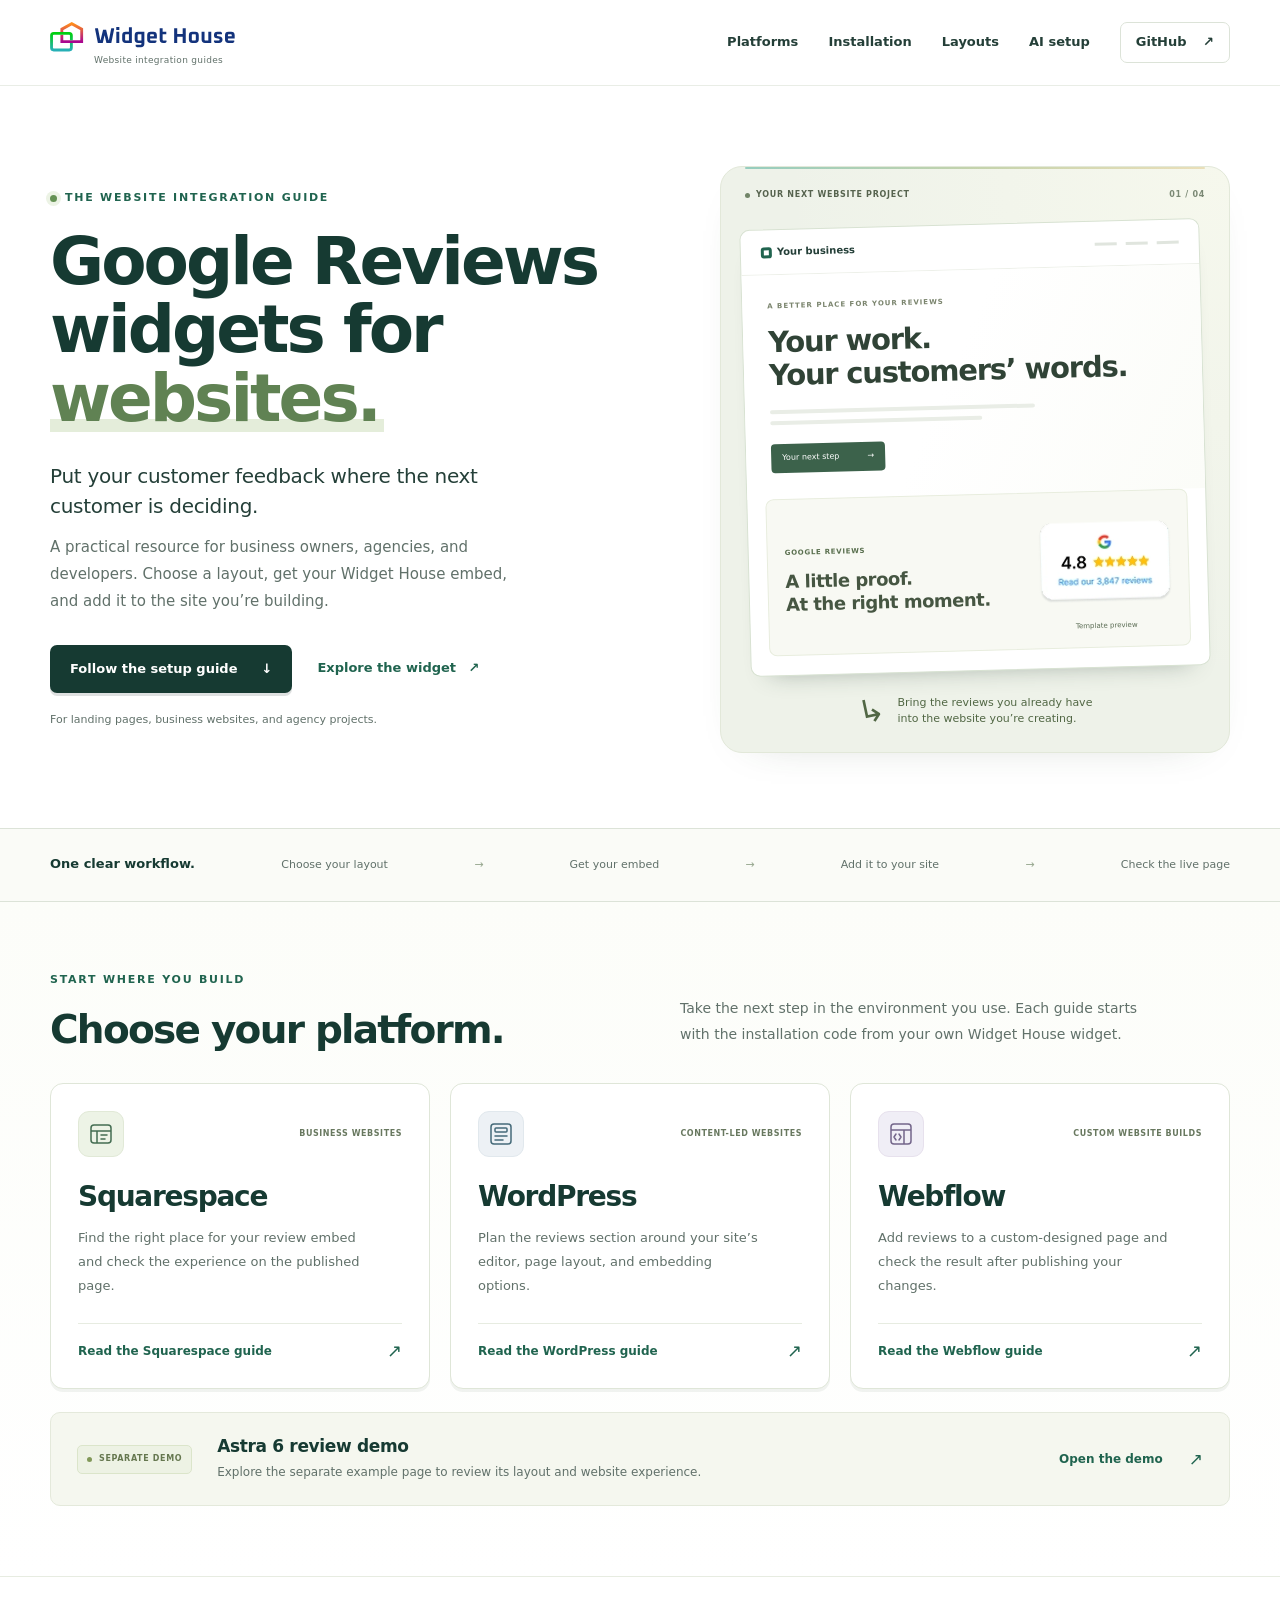
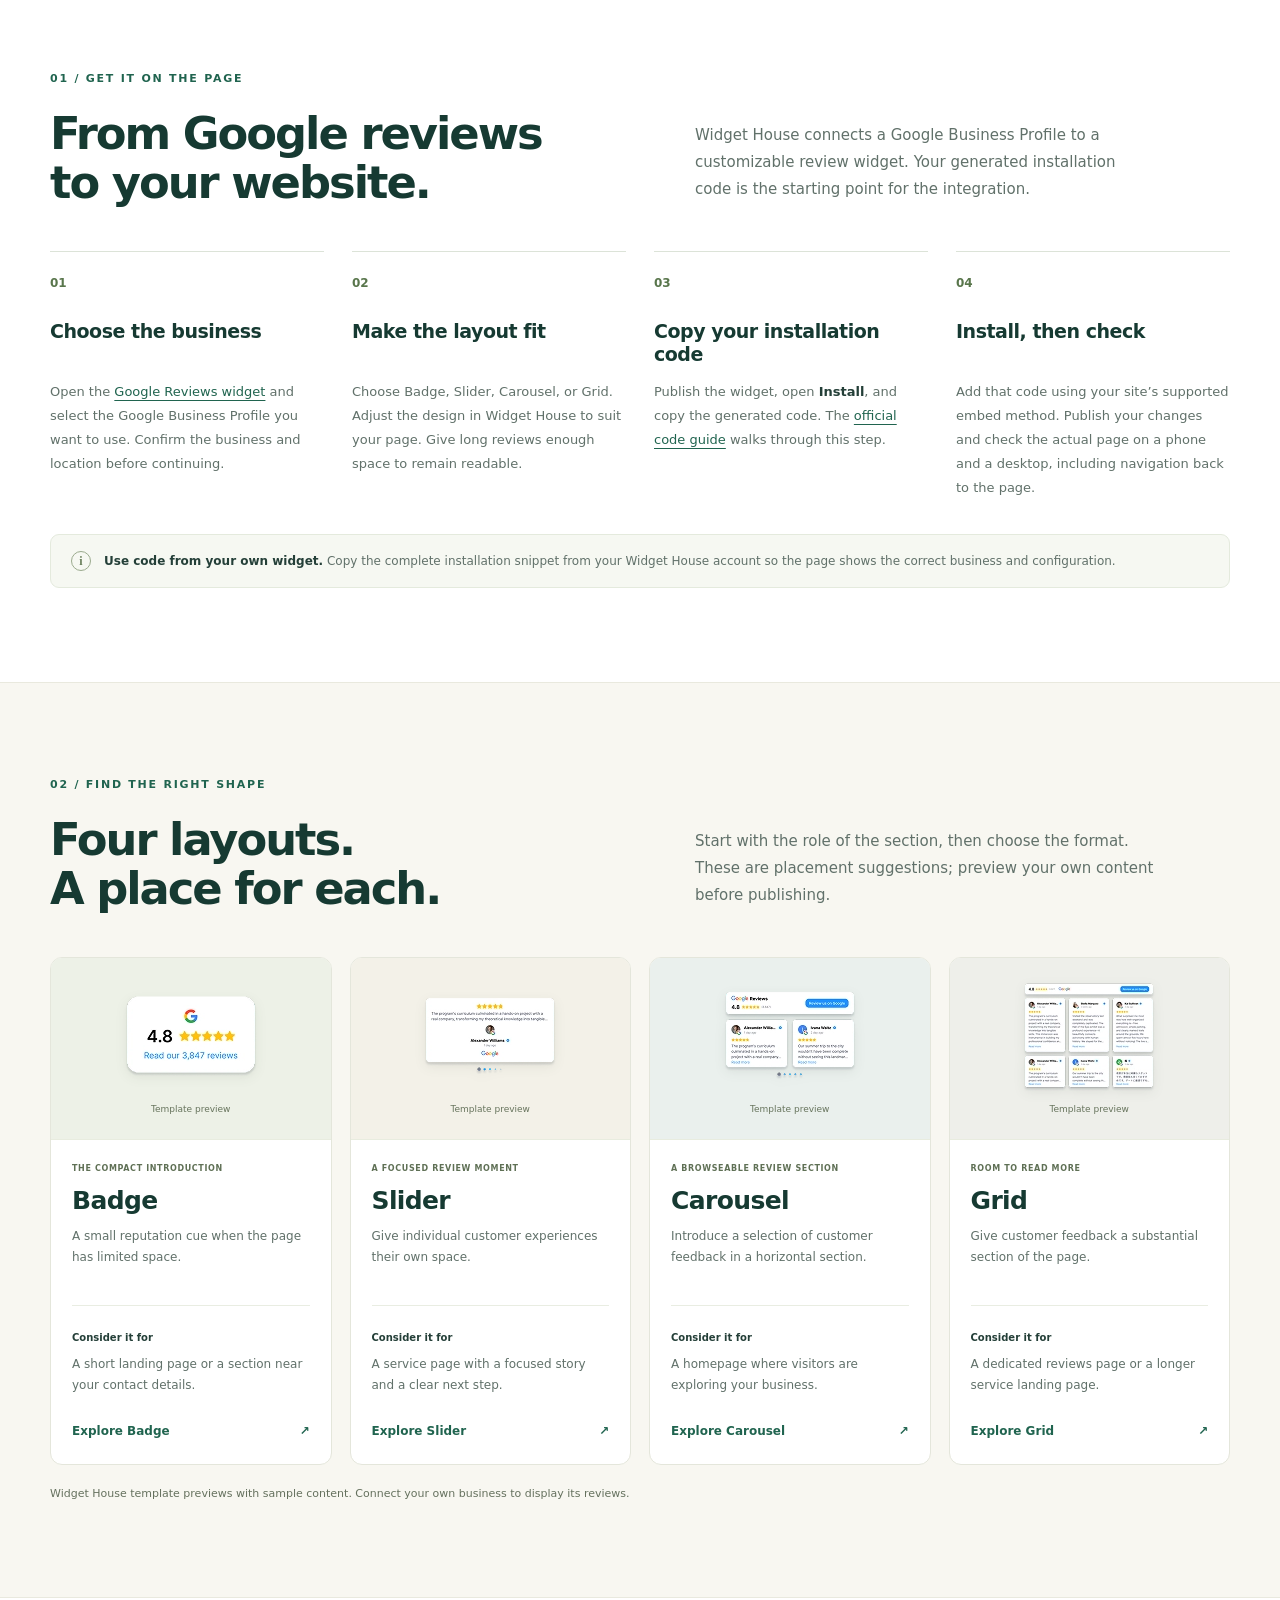
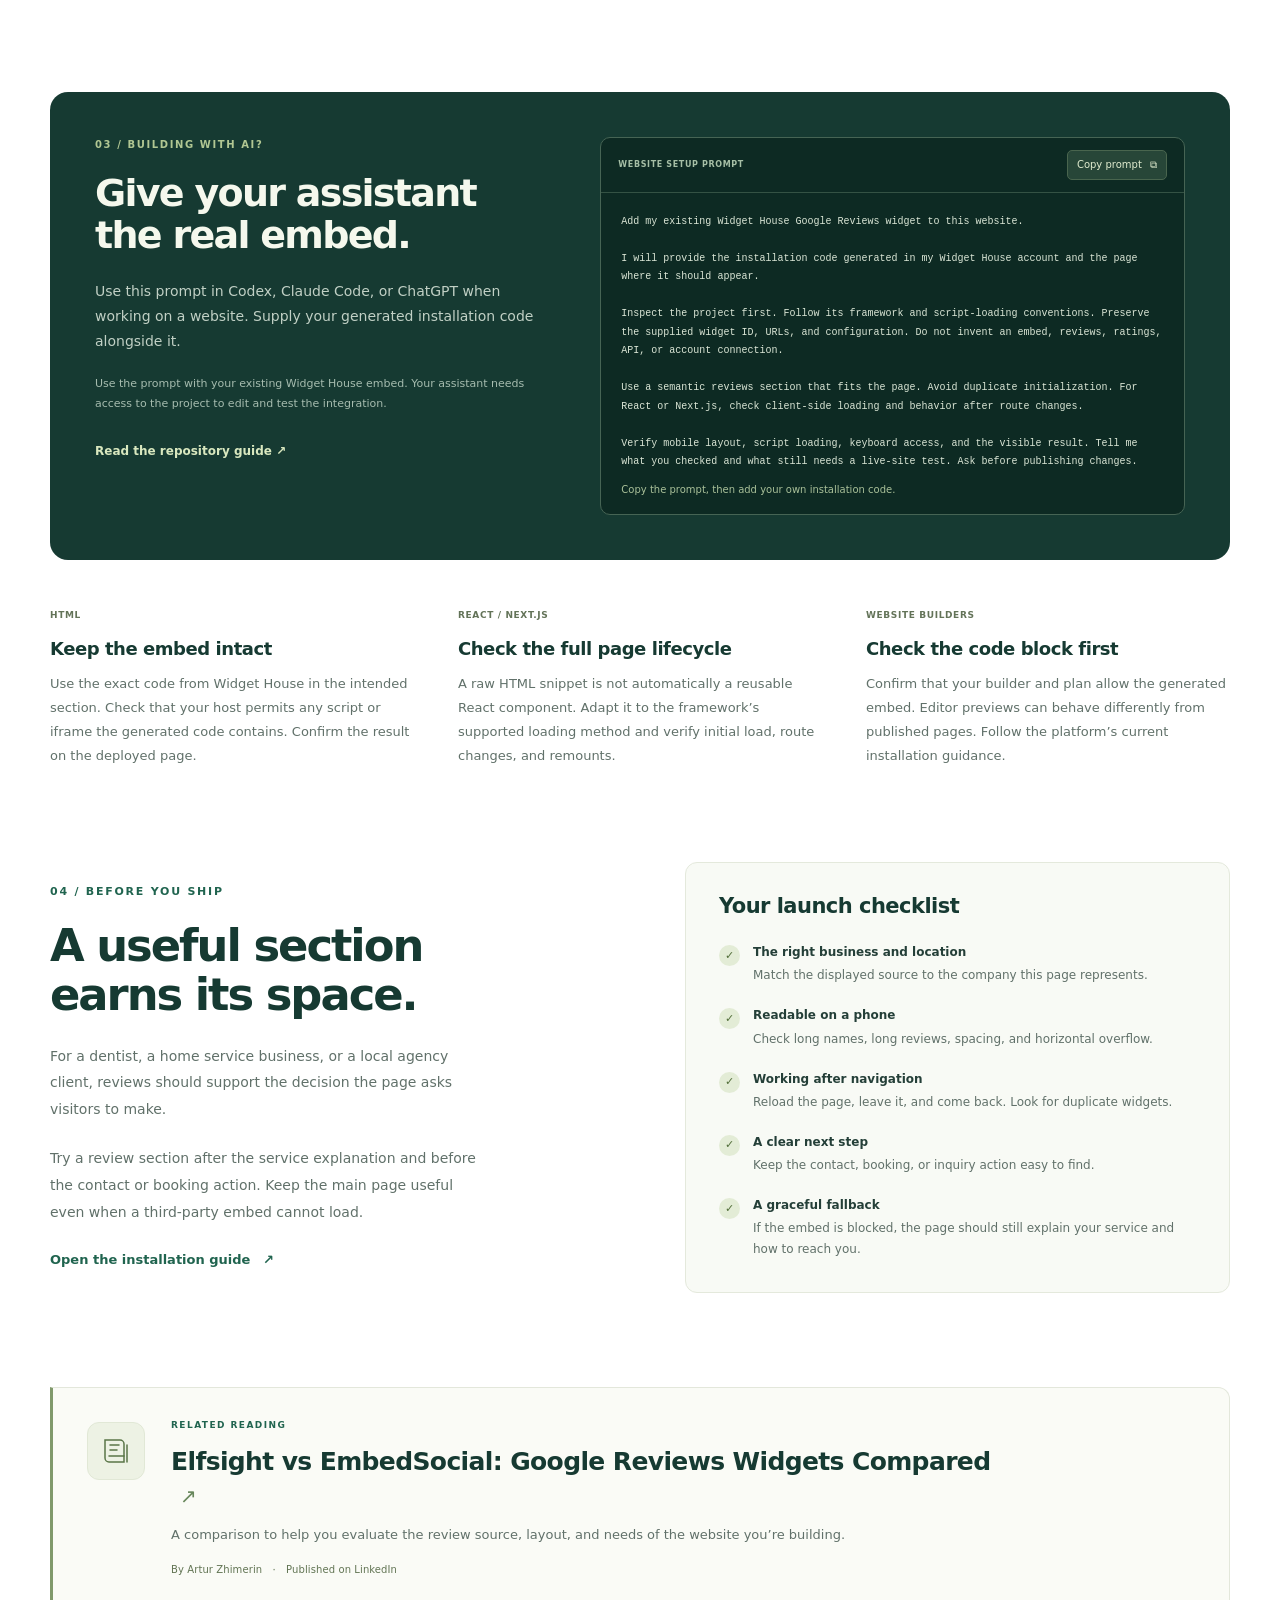
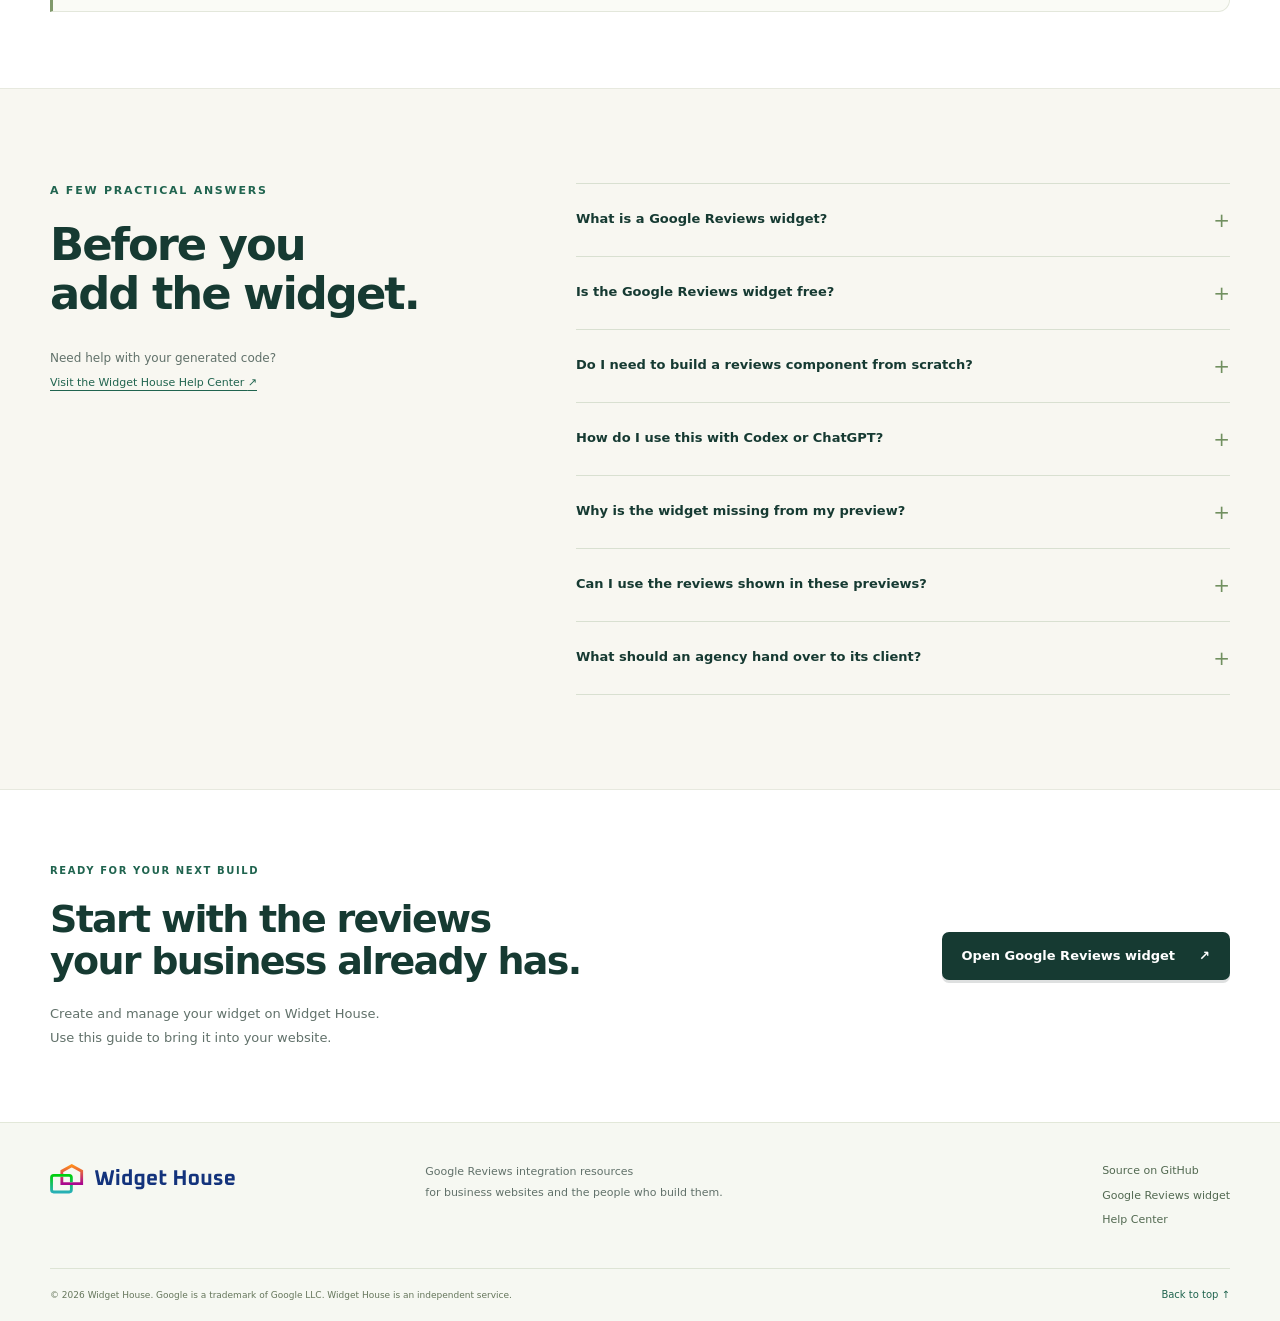
<file: index.html>
<!doctype html>
<html lang="en-US">
<head>
  <meta charset="utf-8">
  <meta name="viewport" content="width=device-width, initial-scale=1">
  <meta name="theme-color" content="#143e35">
  <title>Google Reviews Widgets for Websites: Developer Guide | Widget House</title>
  <meta name="description" content="Add Widget House Google Reviews to your website. Compare four layouts, follow the embed workflow, and use an AI setup prompt for HTML, React, or Next.js projects.">
  <link rel="canonical" href="https://widget-house.github.io/google-reviews-widget/">
  <link rel="icon" href="favicon.svg" type="image/svg+xml">
  <link rel="stylesheet" href="styles.css">
  <meta property="og:type" content="website">
  <meta property="og:locale" content="en_US">
  <meta property="og:site_name" content="Widget House">
  <meta property="og:title" content="Google Reviews widgets for websites — Widget House developer guide">
  <meta property="og:description" content="A practical guide to choosing a review layout, installing your generated embed, and checking your website before launch.">
  <meta property="og:url" content="https://widget-house.github.io/google-reviews-widget/">
  <meta property="og:image" content="https://widget-house.github.io/google-reviews-widget/social-preview.png">
  <meta property="og:image:type" content="image/png">
  <meta property="og:image:width" content="1200">
  <meta property="og:image:height" content="630">
  <meta property="og:image:alt" content="Widget House Google Reviews website integration guides: layout guides, installation steps, and AI setup.">
  <meta name="twitter:card" content="summary_large_image">
  <meta name="twitter:image" content="https://widget-house.github.io/google-reviews-widget/social-preview.png">
  <meta name="twitter:image:alt" content="Google Reviews for your next website — a practical resource from Widget House.">
  <meta name="twitter:title" content="Google Reviews widgets for websites | Widget House">
  <meta name="twitter:description" content="Layout guidance, installation steps, and an AI setup prompt for your next website project.">
  <script type="application/ld+json">
  {"@context":"https://schema.org","@graph":[{"@type":"Organization","@id":"https://widget-house.com/#organization","name":"Widget House","url":"https://widget-house.com/","sameAs":["https://github.com/widget-house"]},{"@type":"WebPage","@id":"https://widget-house.github.io/google-reviews-widget/#webpage","url":"https://widget-house.github.io/google-reviews-widget/","name":"Google Reviews Widgets for Websites: Developer Guide","description":"A developer guide to choosing layouts and installing Widget House Google Reviews using the generated embed code.","inLanguage":"en-US","publisher":{"@id":"https://widget-house.com/#organization"},"about":{"@type":"Thing","name":"Installing Google Reviews widgets on websites"}}]}
  </script>
  <script src="script.js" defer></script>
</head>
<body>
  <a class="skip-link" href="#main">Skip to content</a>
  <header class="site-header">
    <div class="shell header-inner">
      <a class="brand brand-authentic" href="https://widget-house.com/" aria-label="Widget House home"><img class="brand-logo" src="logo.svg" width="194" height="32" alt="Widget House"><span class="brand-label">Website integration guides</span></a>
      <nav aria-label="Main navigation"><a href="#platforms">Platforms</a><a href="#install">Installation</a><a href="#layouts">Layouts</a><a href="#ai-setup">AI setup</a><a class="nav-github" href="https://github.com/widget-house/google-reviews-widget">GitHub <span aria-hidden="true">↗</span></a></nav>
    </div>
  </header>
  <main id="main">
    <section class="hero shell" aria-labelledby="hero-title">
      <div class="hero-copy">
        <p class="eyebrow"><span class="status-dot" aria-hidden="true"></span>THE WEBSITE INTEGRATION GUIDE</p>
        <h1 id="hero-title">Google Reviews widgets for <span>websites.</span></h1>
        <p class="hero-lead">Put your customer feedback where the next customer is deciding.</p>
        <p class="hero-description">A practical resource for business owners, agencies, and developers. Choose a layout, get your Widget House embed, and add it to the site you’re building.</p>
        <div class="button-row"><a class="button button-primary" href="#install">Follow the setup guide <span aria-hidden="true">↓</span></a><a class="text-link" href="https://widget-house.com/google-reviews">Explore the widget <span aria-hidden="true">↗</span></a></div>
        <p class="hero-footnote">For landing pages, business websites, and agency projects.</p>
      </div>
      <div class="hero-visual" aria-label="Illustrated website planning board with an authentic Widget House template preview">
        <div class="visual-label"><span class="tiny-dot" aria-hidden="true"></span> YOUR NEXT WEBSITE PROJECT <span class="visual-label-end">01 / 04</span></div>
        <div class="site-sketch">
          <div class="sketch-header"><span class="sketch-logo" aria-hidden="true"></span><span>Your business</span><div class="sketch-nav" aria-hidden="true"><i></i><i></i><i></i></div></div>
          <div class="sketch-body"><p class="sketch-overline">A BETTER PLACE FOR YOUR REVIEWS</p><p class="sketch-title">Your work.<br>Your customers’ words.</p><div class="skeleton-lines" aria-hidden="true"><i></i><i></i></div><span class="sketch-cta">Your next step <span aria-hidden="true">→</span></span></div>
          <div class="review-slot"><div><span class="slot-caption">GOOGLE REVIEWS</span><p>A little proof.<br>At the right moment.</p></div><figure><img src="google-reviews-badge.webp" alt="Widget House Badge template preview with sample rating content" width="132" height="111"><figcaption>Template preview</figcaption></figure></div>
        </div>
        <div class="visual-note"><span class="note-icon" aria-hidden="true">↳</span><p>Bring the reviews you already have<br>into the website you’re creating.</p></div>
      </div>
    </section>
    <div class="intro-strip"><div class="shell strip-inner"><p>One clear workflow.</p><span>Choose your layout</span><span aria-hidden="true">→</span><span>Get your embed</span><span aria-hidden="true">→</span><span>Add it to your site</span><span aria-hidden="true">→</span><span>Check the live page</span></div></div>

    <section class="platform-section" id="platforms" aria-labelledby="platforms-title"><div class="shell section">
      <div class="section-heading"><div><p class="eyebrow">START WHERE YOU BUILD</p><h2 id="platforms-title">Choose your platform.</h2></div><p>Take the next step in the environment you use. Each guide starts with the installation code from your own Widget House widget.</p></div>
      <div class="platform-grid">
        <a class="platform-card" href="squarespace-google-reviews.html" aria-labelledby="platform-squarespace-title">
          <div class="platform-card-top"><span class="platform-symbol" aria-hidden="true"><svg width="28" height="28" viewBox="0 0 28 28" fill="none"><rect x="4" y="5" width="20" height="18" rx="3" stroke="currentColor" stroke-width="1.5"/><path d="M4 11h20M10 11v12" stroke="currentColor" stroke-width="1.5"/><path d="M14 15h6m-6 4h4" stroke="currentColor" stroke-width="1.5" stroke-linecap="round"/></svg></span><span class="platform-type">BUSINESS WEBSITES</span></div>
          <h3 id="platform-squarespace-title">Squarespace</h3><p>Find the right place for your review embed and check the experience on the published page.</p><span class="platform-link">Read the Squarespace guide <span aria-hidden="true">↗</span></span>
        </a>
        <a class="platform-card" href="wordpress-google-reviews.html" aria-labelledby="platform-wordpress-title">
          <div class="platform-card-top"><span class="platform-symbol" aria-hidden="true"><svg width="28" height="28" viewBox="0 0 28 28" fill="none"><rect x="4" y="4" width="20" height="20" rx="3" stroke="currentColor" stroke-width="1.5"/><rect x="8" y="8" width="12" height="4" rx="1" stroke="currentColor" stroke-width="1.5"/><path d="M8 16h12M8 20h8" stroke="currentColor" stroke-width="1.5" stroke-linecap="round"/></svg></span><span class="platform-type">CONTENT-LED WEBSITES</span></div>
          <h3 id="platform-wordpress-title">WordPress</h3><p>Plan the reviews section around your site’s editor, page layout, and embedding options.</p><span class="platform-link">Read the WordPress guide <span aria-hidden="true">↗</span></span>
        </a>
        <a class="platform-card" href="webflow-google-reviews.html" aria-labelledby="platform-webflow-title">
          <div class="platform-card-top"><span class="platform-symbol" aria-hidden="true"><svg width="28" height="28" viewBox="0 0 28 28" fill="none"><rect x="4" y="4" width="20" height="20" rx="3" stroke="currentColor" stroke-width="1.5"/><path d="M4 10h20M17 10v14" stroke="currentColor" stroke-width="1.5"/><path d="m9 14-2 3 2 3m3-6 2 3-2 3" stroke="currentColor" stroke-width="1.5" stroke-linecap="round" stroke-linejoin="round"/></svg></span><span class="platform-type">CUSTOM WEBSITE BUILDS</span></div>
          <h3 id="platform-webflow-title">Webflow</h3><p>Add reviews to a custom-designed page and check the result after publishing your changes.</p><span class="platform-link">Read the Webflow guide <span aria-hidden="true">↗</span></span>
        </a>
      </div>
      <aside class="demo-resource" aria-labelledby="demo-resource-title"><div class="demo-resource-label"><span class="demo-indicator" aria-hidden="true"></span>SEPARATE DEMO</div><div class="demo-resource-copy"><h3 id="demo-resource-title">Astra 6 review demo</h3><p>Explore the separate example page to review its layout and website experience.</p></div><a href="astra-6-review-demo.html">Open the demo <span aria-hidden="true">↗</span></a></aside>
    </div></section>

    <section class="section shell" id="install" aria-labelledby="install-title">
      <div class="section-heading"><div><p class="eyebrow">01 / GET IT ON THE PAGE</p><h2 id="install-title">From Google reviews<br>to your website.</h2></div><p>Widget House connects a Google Business Profile to a customizable review widget. Your generated installation code is the starting point for the integration.</p></div>
      <ol class="steps">
        <li><span class="step-number">01</span><h3>Choose the business</h3><p>Open the <a href="https://widget-house.com/google-reviews">Google Reviews widget</a> and select the Google Business Profile you want to use. Confirm the business and location before continuing.</p></li>
        <li><span class="step-number">02</span><h3>Make the layout fit</h3><p>Choose Badge, Slider, Carousel, or Grid. Adjust the design in Widget House to suit your page. Give long reviews enough space to remain readable.</p></li>
        <li><span class="step-number">03</span><h3>Copy your installation code</h3><p>Publish the widget, open <strong>Install</strong>, and copy the generated code. The <a href="https://widget-house.com/help/getting-started/get-widget-code">official code guide</a> walks through this step.</p></li>
        <li><span class="step-number">04</span><h3>Install, then check</h3><p>Add that code using your site’s supported embed method. Publish your changes and check the actual page on a phone and a desktop, including navigation back to the page.</p></li>
      </ol>
      <aside class="inline-note"><span class="note-symbol" aria-hidden="true">i</span><p><strong>Use code from your own widget.</strong> Copy the complete installation snippet from your Widget House account so the page shows the correct business and configuration.</p></aside>
    </section>

    <section class="layout-section" id="layouts" aria-labelledby="layouts-title"><div class="shell section">
      <div class="section-heading"><div><p class="eyebrow">02 / FIND THE RIGHT SHAPE</p><h2 id="layouts-title">Four layouts.<br>A place for each.</h2></div><p>Start with the role of the section, then choose the format. These are placement suggestions; preview your own content before publishing.</p></div>
      <div class="layout-grid">
        <article class="layout-card"><div class="layout-preview"><img src="google-reviews-badge.webp" width="132" height="111" alt="Badge layout preview from Widget House with sample content" loading="lazy"><span>Template preview</span></div><div class="layout-content"><p class="card-kicker">THE COMPACT INTRODUCTION</p><h3>Badge</h3><p>A small reputation cue when the page has limited space.</p><div class="placement"><span>Consider it for</span><p>A short landing page or a section near your contact details.</p></div><a href="https://widget-house.com/google-reviews/badge?template=badge">Explore Badge <span aria-hidden="true">↗</span></a></div></article>
        <article class="layout-card"><div class="layout-preview"><img src="google-reviews-slider.webp" width="132" height="111" alt="Slider layout preview from Widget House with sample reviews" loading="lazy"><span>Template preview</span></div><div class="layout-content"><p class="card-kicker">A FOCUSED REVIEW MOMENT</p><h3>Slider</h3><p>Give individual customer experiences their own space.</p><div class="placement"><span>Consider it for</span><p>A service page with a focused story and a clear next step.</p></div><a href="https://widget-house.com/google-reviews/slider?template=slider">Explore Slider <span aria-hidden="true">↗</span></a></div></article>
        <article class="layout-card"><div class="layout-preview"><img src="google-reviews-carousel.webp" width="132" height="111" alt="Carousel layout preview from Widget House with sample reviews" loading="lazy"><span>Template preview</span></div><div class="layout-content"><p class="card-kicker">A BROWSEABLE REVIEW SECTION</p><h3>Carousel</h3><p>Introduce a selection of customer feedback in a horizontal section.</p><div class="placement"><span>Consider it for</span><p>A homepage where visitors are exploring your business.</p></div><a href="https://widget-house.com/google-reviews/carousel?template=carousel">Explore Carousel <span aria-hidden="true">↗</span></a></div></article>
        <article class="layout-card"><div class="layout-preview"><img src="google-reviews-grid.webp" width="132" height="111" alt="Grid layout preview from Widget House with sample reviews" loading="lazy"><span>Template preview</span></div><div class="layout-content"><p class="card-kicker">ROOM TO READ MORE</p><h3>Grid</h3><p>Give customer feedback a substantial section of the page.</p><div class="placement"><span>Consider it for</span><p>A dedicated reviews page or a longer service landing page.</p></div><a href="https://widget-house.com/google-reviews/grid?template=grid">Explore Grid <span aria-hidden="true">↗</span></a></div></article>
      </div>
      <p class="section-caption">Widget House template previews with sample content. Connect your own business to display its reviews.</p>
    </div></section>

    <section class="section shell" id="ai-setup" aria-labelledby="ai-title">
      <div class="ai-panel"><div class="ai-intro"><p class="eyebrow">03 / BUILDING WITH AI?</p><h2 id="ai-title">Give your assistant<br>the real embed.</h2><p>Use this prompt in Codex, Claude Code, or ChatGPT when working on a website. Supply your generated installation code alongside it.</p><p class="ai-detail">Use the prompt with your existing Widget House embed. Your assistant needs access to the project to edit and test the integration.</p><a class="light-link" href="https://github.com/widget-house/google-reviews-widget">Read the repository guide <span aria-hidden="true">↗</span></a></div>
      <div class="prompt-box"><div class="prompt-top"><span>WEBSITE SETUP PROMPT</span><button type="button" id="copy-prompt" aria-describedby="copy-status">Copy prompt <span aria-hidden="true">⧉</span></button></div><pre id="setup-prompt">Add my existing Widget House Google Reviews widget to this website.

I will provide the installation code generated in my Widget House account and the page where it should appear.

Inspect the project first. Follow its framework and script-loading conventions. Preserve the supplied widget ID, URLs, and configuration. Do not invent an embed, reviews, ratings, API, or account connection.

Use a semantic reviews section that fits the page. Avoid duplicate initialization. For React or Next.js, check client-side loading and behavior after route changes.

Verify mobile layout, script loading, keyboard access, and the visible result. Tell me what you checked and what still needs a live-site test. Ask before publishing changes.</pre><p id="copy-status" role="status" aria-live="polite">Copy the prompt, then add your own installation code.</p></div></div>
      <div class="framework-grid"><article><span class="framework-label">HTML</span><h3>Keep the embed intact</h3><p>Use the exact code from Widget House in the intended section. Check that your host permits any script or iframe the generated code contains. Confirm the result on the deployed page.</p></article><article><span class="framework-label">REACT / NEXT.JS</span><h3>Check the full page lifecycle</h3><p>A raw HTML snippet is not automatically a reusable React component. Adapt it to the framework’s supported loading method and verify initial load, route changes, and remounts.</p></article><article><span class="framework-label">WEBSITE BUILDERS</span><h3>Check the code block first</h3><p>Confirm that your builder and plan allow the generated embed. Editor previews can behave differently from published pages. Follow the platform’s current installation guidance.</p></article></div>
    </section>

    <section class="section shell launch-section" id="launch" aria-labelledby="launch-title">
      <div class="launch-intro"><p class="eyebrow">04 / BEFORE YOU SHIP</p><h2 id="launch-title">A useful section<br>earns its space.</h2><p>For a dentist, a home service business, or a local agency client, reviews should support the decision the page asks visitors to make.</p><p>Try a review section after the service explanation and before the contact or booking action. Keep the main page useful even when a third-party embed cannot load.</p><a class="text-link" href="https://widget-house.com/help/getting-started/get-widget-code">Open the installation guide <span aria-hidden="true">↗</span></a></div>
      <div class="launch-checklist"><h3>Your launch checklist</h3><ul><li><span aria-hidden="true">✓</span><div><strong>The right business and location</strong><p>Match the displayed source to the company this page represents.</p></div></li><li><span aria-hidden="true">✓</span><div><strong>Readable on a phone</strong><p>Check long names, long reviews, spacing, and horizontal overflow.</p></div></li><li><span aria-hidden="true">✓</span><div><strong>Working after navigation</strong><p>Reload the page, leave it, and come back. Look for duplicate widgets.</p></div></li><li><span aria-hidden="true">✓</span><div><strong>A clear next step</strong><p>Keep the contact, booking, or inquiry action easy to find.</p></div></li><li><span aria-hidden="true">✓</span><div><strong>A graceful fallback</strong><p>If the embed is blocked, the page should still explain your service and how to reach you.</p></div></li></ul></div>
    </section>

    <aside class="related-reading shell" aria-labelledby="related-reading-title"><div class="reading-card"><div class="reading-mark" aria-hidden="true"><svg width="34" height="34" viewBox="0 0 34 34" fill="none"><path d="M6 6h15a4 4 0 0 1 4 4v18H10a4 4 0 0 1-4-4V6Z" stroke="currentColor" stroke-width="1.5"/><path d="M10 22h15M11 11h9m-9 5h7M28 11v17" stroke="currentColor" stroke-width="1.5" stroke-linecap="round"/></svg></div><div class="reading-copy"><p class="eyebrow">RELATED READING</p><h2 id="related-reading-title"><a href="https://www.linkedin.com/pulse/elfsight-vs-embedsocial-google-reviews-when-widget-house-zhimerin-nltqc/">Elfsight vs EmbedSocial: Google Reviews Widgets Compared <span aria-hidden="true">↗</span></a></h2><p>A comparison to help you evaluate the review source, layout, and needs of the website you’re building.</p><p class="reading-byline">By Artur Zhimerin <span aria-hidden="true">·</span> Published on LinkedIn</p></div></div></aside>

    <section class="faq-section"><div class="shell section faq-inner"><div><p class="eyebrow">A FEW PRACTICAL ANSWERS</p><h2 id="faq-title">Before you<br>add the widget.</h2><p class="faq-intro">Need help with your generated code?<br><a href="https://widget-house.com/help/getting-started">Visit the Widget House Help Center <span aria-hidden="true">↗</span></a></p></div><div class="faqs" aria-labelledby="faq-title">
      <details><summary>What is a Google Reviews widget?<span aria-hidden="true">+</span></summary><p>It is an embedded website component that displays reviews from a connected Google Business Profile. Widget House provides the editor and installation code; you place that code on your website.</p></details>
      <details><summary>Is the Google Reviews widget free?<span aria-hidden="true">+</span></summary><p>Widget House offers a free plan for its Google Reviews widget, with usage and customization limits. You need a Widget House account to connect your business, publish the widget, and get its installation code. Check the <a href="https://widget-house.com/google-reviews">current product details</a> for the available features and limits.</p></details>
      <details><summary>Do I need to build a reviews component from scratch?<span aria-hidden="true">+</span></summary><p>You can use Widget House’s generated embed instead of implementing the review display yourself. You still need to choose its placement and follow your website’s embedding requirements. A developer may be needed for a custom framework or a site with strict script policies.</p></details>
      <details><summary>How do I use this with Codex or ChatGPT?<span aria-hidden="true">+</span></summary><p>Copy the setup prompt and supply the installation code generated in your Widget House account. Give your assistant access to the website project and the tools it needs to edit and preview the page, then ask it to verify the integration.</p></details>
      <details><summary>Why is the widget missing from my preview?<span aria-hidden="true">+</span></summary><p>Check that the full installation code was saved, the widget was published, and the hosting platform allows its scripts or frames. Test the published page as well as the editor. For a custom app, inspect browser errors and check whether navigation prevents initialization. Contact Widget House support if the generated code still fails.</p></details>
      <details><summary>Can I use the reviews shown in these previews?<span aria-hidden="true">+</span></summary><p>The images here demonstrate template appearance. Connect your own business in Widget House and use its generated widget for your site. Do not copy sample reviews, names, or ratings into your business’s testimonial section.</p></details>
      <details><summary>What should an agency hand over to its client?<span aria-hidden="true">+</span></summary><p>Document the account owner, connected business, widget placement, configuration, and installation method. Include a screenshot of the verified page and notes on how to edit the widget. Keep passwords and private account details out of public repositories.</p></details>
    </div></div></section>
    <section class="closing shell"><div><p class="eyebrow">READY FOR YOUR NEXT BUILD</p><h2>Start with the reviews<br>your business already has.</h2><p>Create and manage your widget on Widget House.<br>Use this guide to bring it into your website.</p></div><a class="button button-primary" href="https://widget-house.com/google-reviews">Open Google Reviews widget <span aria-hidden="true">↗</span></a></section>
  </main>
  <footer class="site-footer"><div class="shell footer-main"><a class="brand brand-authentic" href="https://widget-house.com/" aria-label="Widget House home"><img class="brand-logo" src="logo.svg" width="194" height="32" alt="Widget House"></a><p>Google Reviews integration resources<br>for business websites and the people who build them.</p><div class="footer-links"><a href="https://github.com/widget-house/google-reviews-widget">Source on GitHub</a><a href="https://widget-house.com/google-reviews">Google Reviews widget</a><a href="https://widget-house.com/help/getting-started">Help Center</a></div></div><div class="shell footer-bottom"><p>© 2026 Widget House. Google is a trademark of Google LLC. Widget House is an independent service.</p><a href="#main">Back to top ↑</a></div></footer>
</body>
</html>
</file>
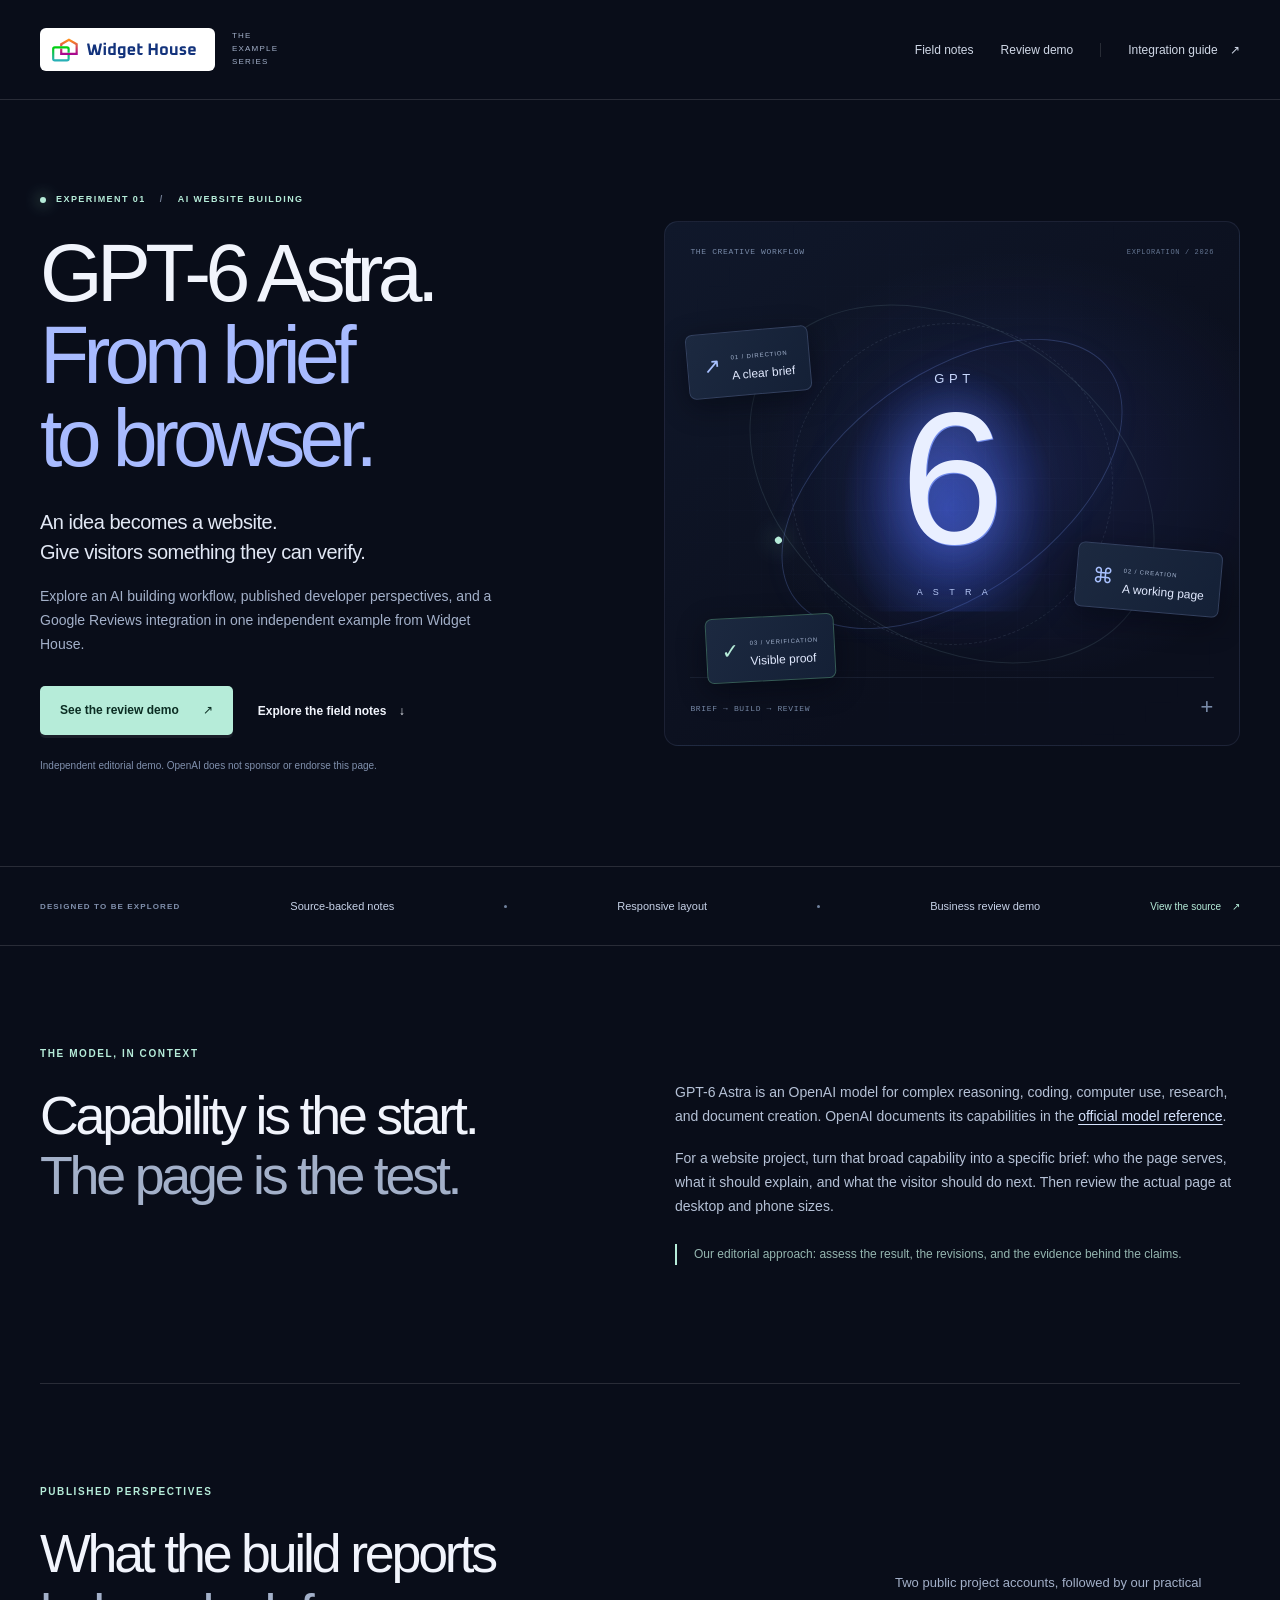
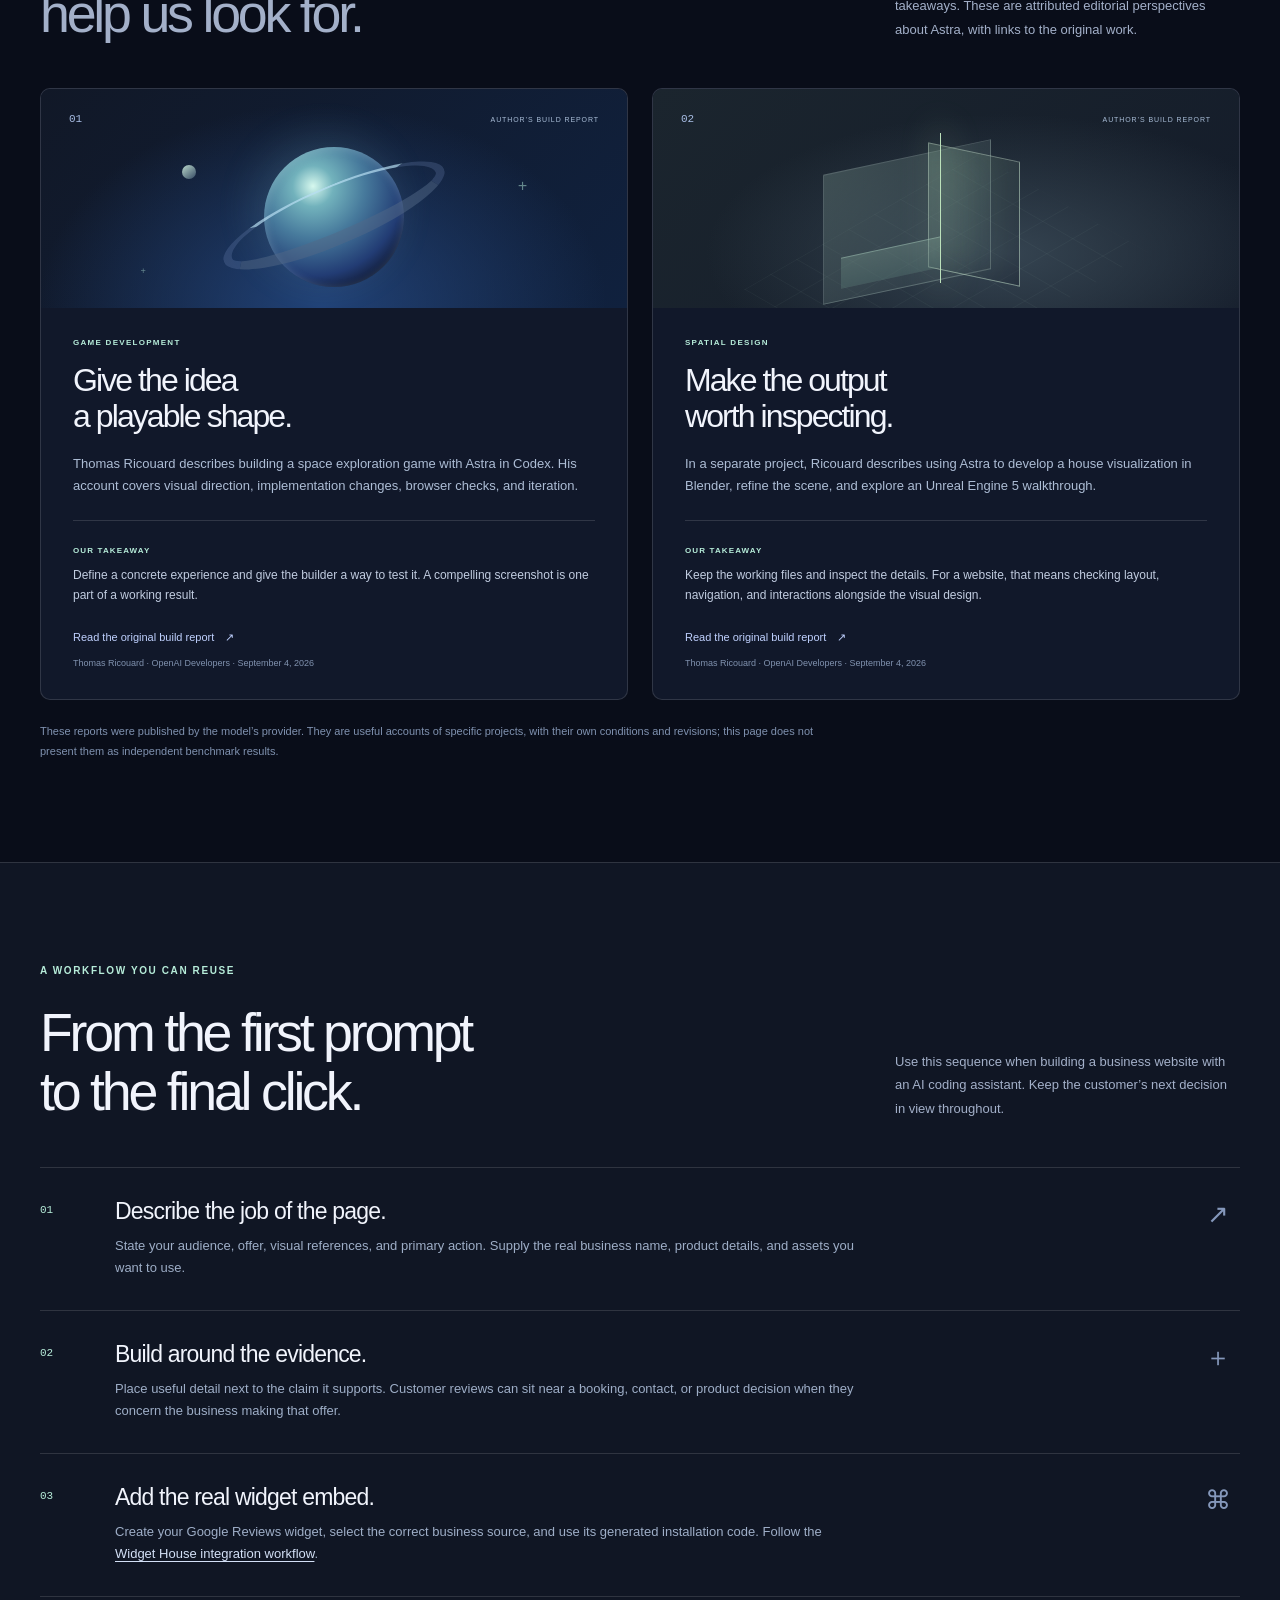
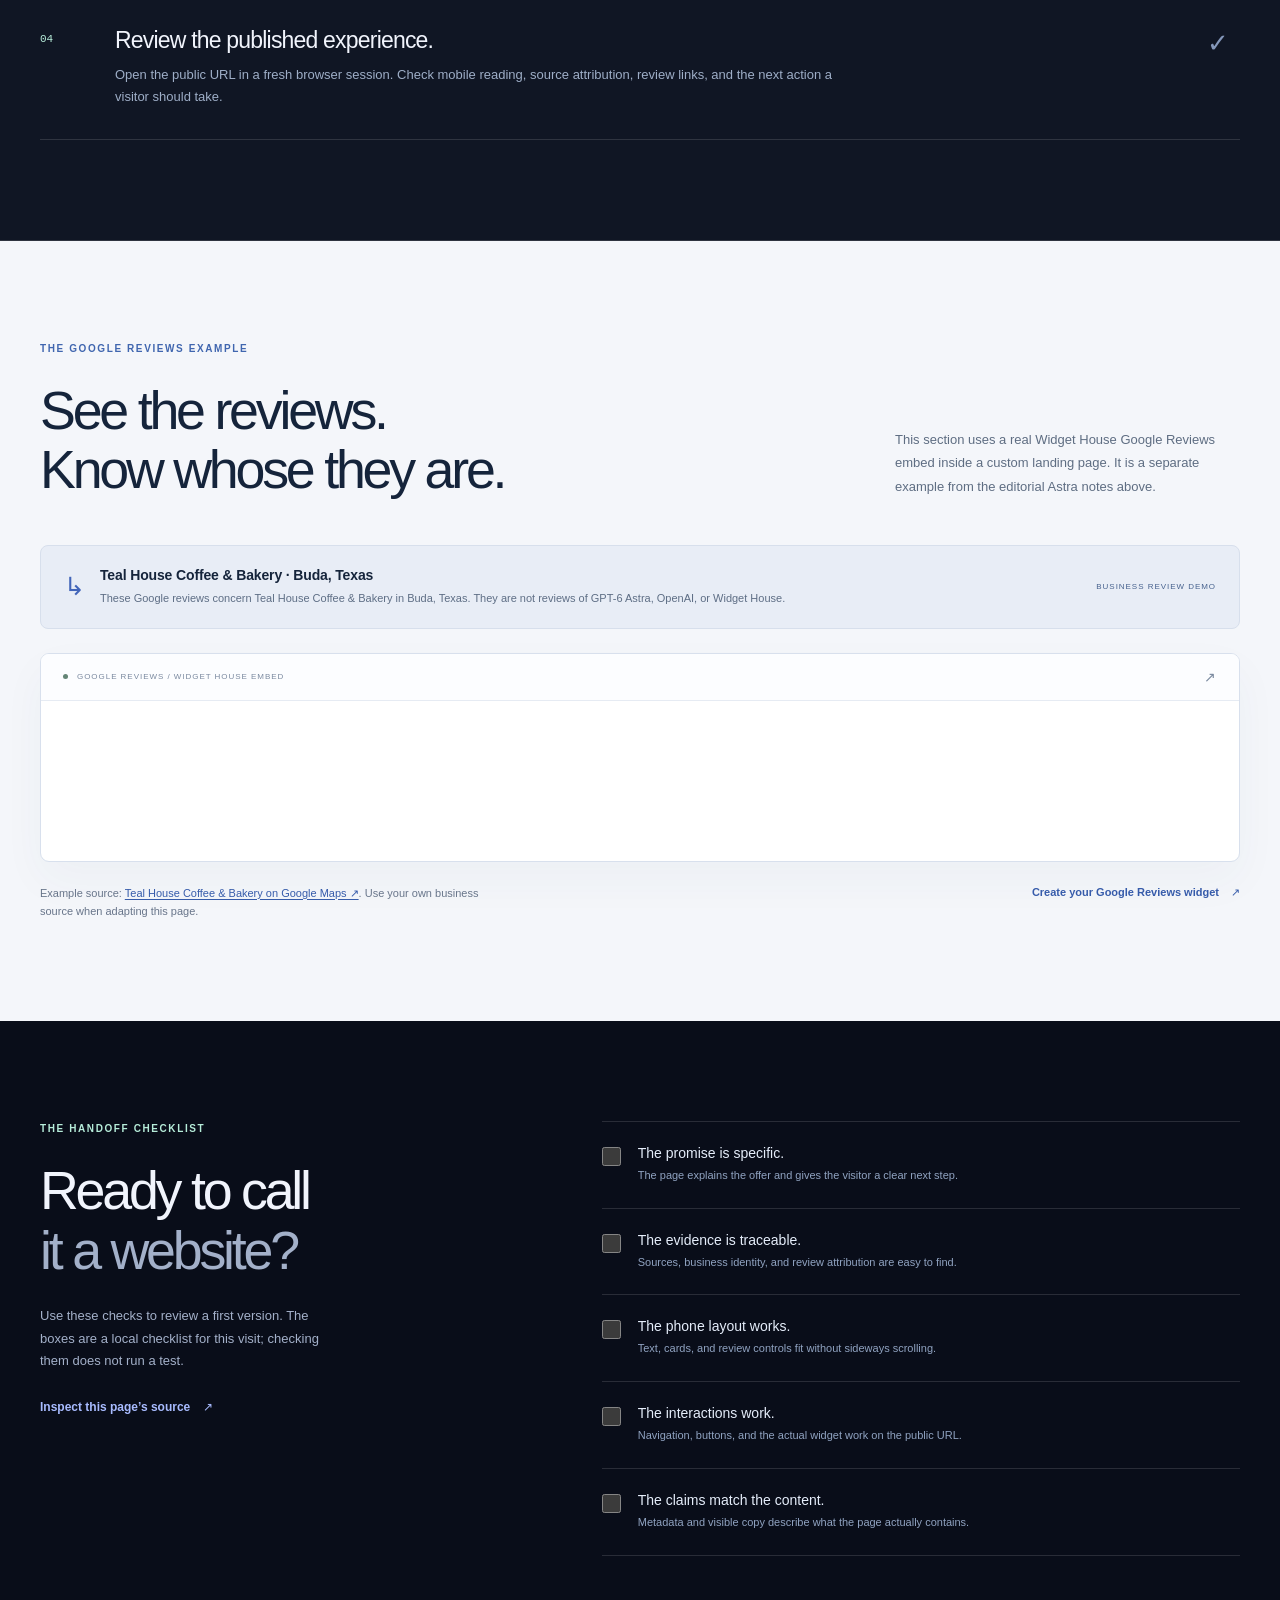
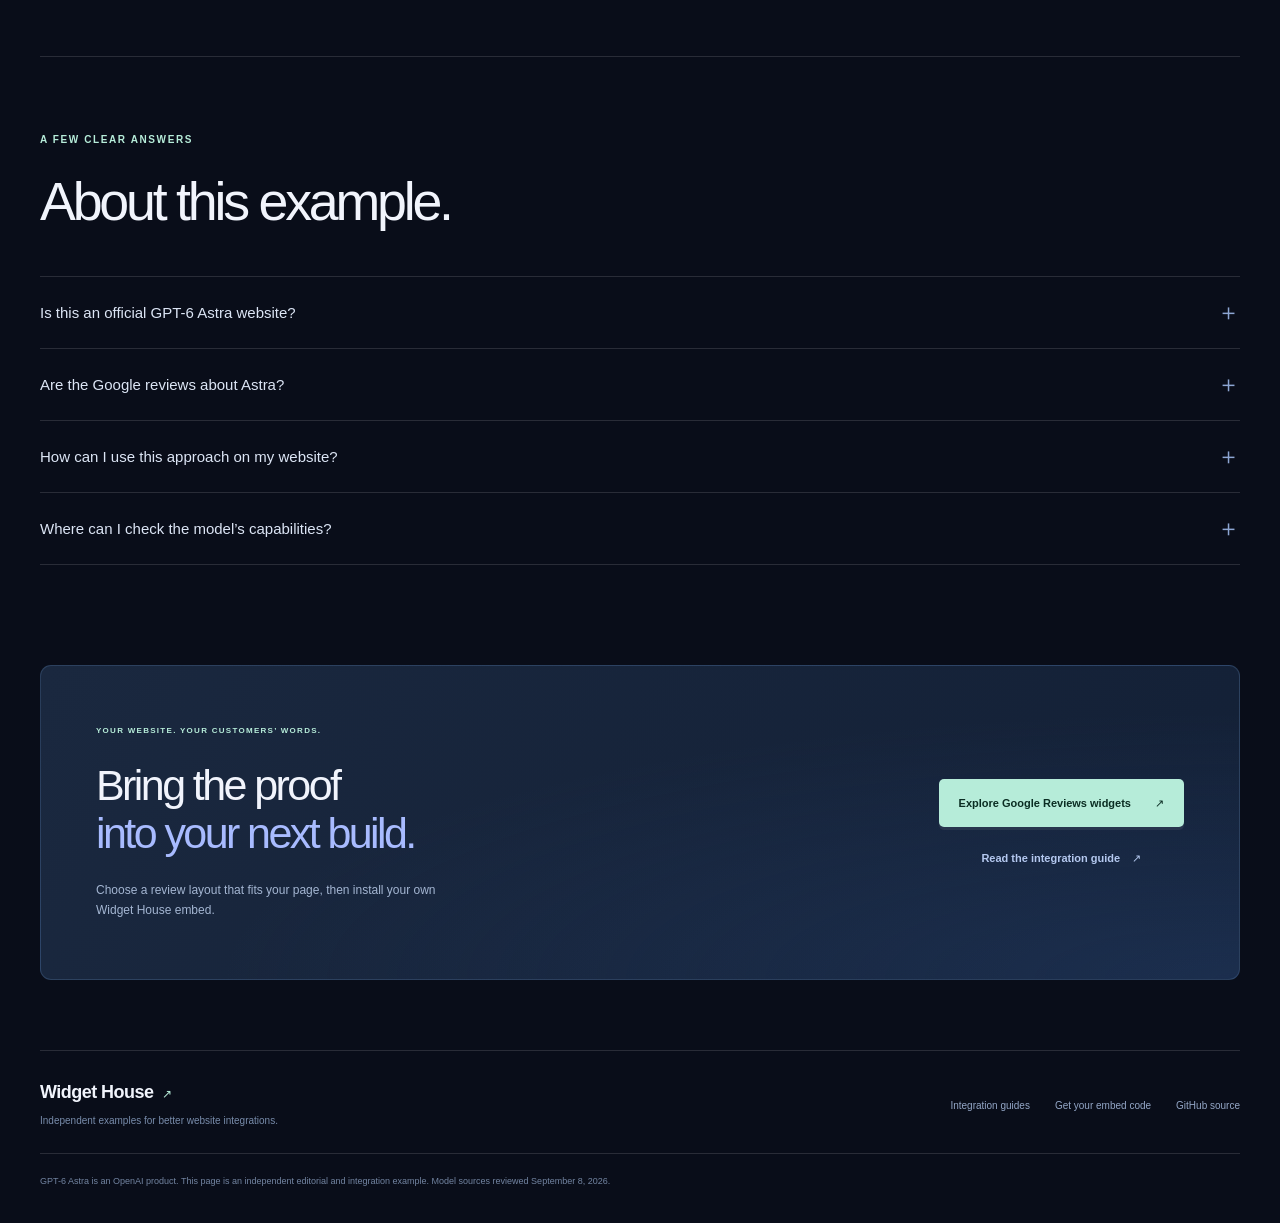
<file: astra-6-review-demo.html>
<!doctype html>
<html lang="en-US">
<head>
  <meta charset="utf-8">
  <meta name="viewport" content="width=device-width, initial-scale=1">
  <meta name="theme-color" content="#090d19">
  <title>GPT-6 Astra Website Demo &amp; Review Integration | Widget House</title>
  <meta name="description" content="Explore a GPT-6 Astra website-building demo, source-backed developer perspectives, and a Google Reviews integration example from Widget House.">
  <link rel="canonical" href="https://widget-house.github.io/google-reviews-widget/astra-6-review-demo.html">
  <link rel="icon" href="favicon.svg" type="image/svg+xml">
  <link rel="stylesheet" href="astra-demo.css">
  <meta property="og:type" content="website">
  <meta property="og:locale" content="en_US">
  <meta property="og:site_name" content="Widget House">
  <meta property="og:title" content="GPT-6 Astra. From brief to browser.">
  <meta property="og:description" content="An independent website demo with practical evaluation notes and a clearly attributed business review integration.">
  <meta property="og:url" content="https://widget-house.github.io/google-reviews-widget/astra-6-review-demo.html">
  <meta property="og:image" content="https://widget-house.github.io/google-reviews-widget/social-preview.png">
  <meta property="og:image:width" content="1200">
  <meta property="og:image:height" content="630">
  <meta property="og:image:alt" content="Widget House Google Reviews website integration guides">
  <meta name="twitter:card" content="summary_large_image">
  <meta name="twitter:title" content="GPT-6 Astra Website Demo | Widget House">
  <meta name="twitter:description" content="Explore an AI website-building workflow and a Google Reviews integration example.">
  <script type="application/ld+json">
  {"@context":"https://schema.org","@type":"WebPage","@id":"https://widget-house.github.io/google-reviews-widget/astra-6-review-demo.html#webpage","url":"https://widget-house.github.io/google-reviews-widget/astra-6-review-demo.html","name":"GPT-6 Astra Website Demo and Review Integration","description":"An independent website-building example with published developer perspectives, practical evaluation notes, and a business review integration demonstration.","inLanguage":"en-US","publisher":{"@type":"Organization","name":"Widget House","url":"https://widget-house.com/"},"about":[{"@type":"Thing","name":"GPT-6 Astra"},{"@type":"Thing","name":"Google Reviews widget integration"}],"isPartOf":{"@type":"WebSite","name":"Widget House website integration guides","url":"https://widget-house.github.io/google-reviews-widget/"}}
  </script>
</head>
<body>
  <a class="skip-link" href="#main">Skip to content</a>
  <header class="site-header">
    <div class="shell header-inner">
      <a class="brand" href="index.html" aria-label="Widget House integration guides"><span class="logo-tile"><img src="logo.svg" width="194" height="32" alt="Widget House"></span><span class="brand-caption">THE EXAMPLE SERIES</span></a>
      <nav aria-label="Main navigation"><a href="#field-notes">Field notes</a><a href="#live-google-reviews">Review demo</a><a href="index.html" class="nav-guide">Integration guide <span aria-hidden="true">↗</span></a></nav>
    </div>
  </header>
  <main id="main">
    <section class="hero shell" aria-labelledby="hero-title">
      <div class="hero-copy">
        <p class="eyebrow"><span aria-hidden="true" class="status-dot"></span> EXPERIMENT 01 <span class="eyebrow-separator">/</span> AI WEBSITE BUILDING</p>
        <h1 id="hero-title">GPT-6 Astra.<br><span>From brief<br>to browser.</span></h1>
        <p class="hero-lead">An idea becomes a website.<br>Give visitors something they can verify.</p>
        <p class="hero-description">Explore an AI building workflow, published developer perspectives, and a Google Reviews integration in one independent example from Widget House.</p>
        <div class="button-row"><a class="button button-primary" href="#live-google-reviews">See the review demo <span aria-hidden="true">↗</span></a><a class="text-link" href="#field-notes">Explore the field notes <span aria-hidden="true">↓</span></a></div>
        <p class="hero-note">Independent editorial demo. OpenAI does not sponsor or endorse this page.</p>
      </div>
      <div class="hero-art" aria-label="Abstract workflow illustration: brief, build, inspect, and publish">
        <div class="art-grid" aria-hidden="true"></div><div class="orbital orbital-one" aria-hidden="true"></div><div class="orbital orbital-two" aria-hidden="true"></div><div class="orbital orbital-three" aria-hidden="true"></div>
        <div class="art-kicker">THE CREATIVE WORKFLOW<span>EXPLORATION / 2026</span></div>
        <div class="astra-core" aria-hidden="true"><span class="core-top">GPT</span><span class="core-number">6</span><span class="core-bottom">A S T R A</span></div>
        <div class="orbit-label orbit-brief"><span class="orbit-icon" aria-hidden="true">↗</span><div><span class="orbit-step">01 / DIRECTION</span><strong>A clear brief</strong></div></div>
        <div class="orbit-label orbit-build"><span class="orbit-icon" aria-hidden="true">⌘</span><div><span class="orbit-step">02 / CREATION</span><strong>A working page</strong></div></div>
        <div class="orbit-label orbit-review"><span class="orbit-icon" aria-hidden="true">✓</span><div><span class="orbit-step">03 / VERIFICATION</span><strong>Visible proof</strong></div></div>
        <div class="art-footer"><span class="coordinate">BRIEF → BUILD → REVIEW</span><span class="art-cross" aria-hidden="true">+</span></div>
      </div>
    </section>
    <div class="signal-strip"><div class="shell signal-inner"><span>DESIGNED TO BE EXPLORED</span><p>Source-backed notes</p><i aria-hidden="true"></i><p>Responsive layout</p><i aria-hidden="true"></i><p>Business review demo</p><a href="https://github.com/widget-house/google-reviews-widget">View the source <span aria-hidden="true">↗</span></a></div></div>

    <section class="section shell model-intro" aria-labelledby="model-title">
      <div><p class="eyebrow">THE MODEL, IN CONTEXT</p><h2 id="model-title">Capability is the start.<br><span class="muted">The page is the test.</span></h2></div>
      <div class="intro-copy"><p>GPT-6 Astra is an OpenAI model for complex reasoning, coding, computer use, research, and document creation. OpenAI documents its capabilities in the <a href="https://developers.openai.com/api/docs/models/gpt-6-astra">official model reference</a>.</p><p>For a website project, turn that broad capability into a specific brief: who the page serves, what it should explain, and what the visitor should do next. Then review the actual page at desktop and phone sizes.</p><p class="editorial-tag">Our editorial approach: assess the result, the revisions, and the evidence behind the claims.</p></div>
    </section>

    <section class="section shell" id="field-notes" aria-labelledby="notes-title">
      <div class="section-heading"><div><p class="eyebrow">PUBLISHED PERSPECTIVES</p><h2 id="notes-title">What the build reports<br><span class="muted">help us look for.</span></h2></div><p>Two public project accounts, followed by our practical takeaways. These are attributed editorial perspectives about Astra, with links to the original work.</p></div>
      <div class="notes-grid">
        <article class="note-card note-card-game"><div class="note-topline"><span class="note-number">01</span><span class="source-label">AUTHOR’S BUILD REPORT</span></div><div class="note-art game-art" aria-hidden="true"><div class="planet"></div><div class="planet-ring"></div><span class="star star-a">+</span><span class="star star-b">+</span><div class="moon"></div></div><div class="note-body"><p class="eyebrow">GAME DEVELOPMENT</p><h3>Give the idea<br>a playable shape.</h3><p>Thomas Ricouard describes building a space exploration game with Astra in Codex. His account covers visual direction, implementation changes, browser checks, and iteration.</p><div class="takeaway"><span>OUR TAKEAWAY</span><p>Define a concrete experience and give the builder a way to test it. A compelling screenshot is one part of a working result.</p></div><a class="source-link" href="https://developers.openai.com/blog/how-to-build-games-with-astra">Read the original build report <span aria-hidden="true">↗</span></a><p class="source-credit">Thomas Ricouard · OpenAI Developers · September 4, 2026</p></div></article>
        <article class="note-card note-card-space"><div class="note-topline"><span class="note-number">02</span><span class="source-label">AUTHOR’S BUILD REPORT</span></div><div class="note-art space-art" aria-hidden="true"><div class="room-grid"></div><div class="room-wall"></div><div class="room-window"></div><div class="room-plinth"></div><div class="room-light"></div></div><div class="note-body"><p class="eyebrow">SPATIAL DESIGN</p><h3>Make the output<br>worth inspecting.</h3><p>In a separate project, Ricouard describes using Astra to develop a house visualization in Blender, refine the scene, and explore an Unreal Engine 5 walkthrough.</p><div class="takeaway"><span>OUR TAKEAWAY</span><p>Keep the working files and inspect the details. For a website, that means checking layout, navigation, and interactions alongside the visual design.</p></div><a class="source-link" href="https://developers.openai.com/blog/architectural-visualization-with-astra">Read the original build report <span aria-hidden="true">↗</span></a><p class="source-credit">Thomas Ricouard · OpenAI Developers · September 4, 2026</p></div></article>
      </div>
      <p class="provenance-note">These reports were published by the model’s provider. They are useful accounts of specific projects, with their own conditions and revisions; this page does not present them as independent benchmark results.</p>
    </section>

    <section class="workflow-section" aria-labelledby="workflow-title"><div class="section shell"><div class="section-heading"><div><p class="eyebrow">A WORKFLOW YOU CAN REUSE</p><h2 id="workflow-title">From the first prompt<br>to the final click.</h2></div><p>Use this sequence when building a business website with an AI coding assistant. Keep the customer’s next decision in view throughout.</p></div><ol class="workflow-list"><li><span class="workflow-number">01</span><div><h3>Describe the job of the page.</h3><p>State your audience, offer, visual references, and primary action. Supply the real business name, product details, and assets you want to use.</p></div><span class="workflow-art" aria-hidden="true">↗</span></li><li><span class="workflow-number">02</span><div><h3>Build around the evidence.</h3><p>Place useful detail next to the claim it supports. Customer reviews can sit near a booking, contact, or product decision when they concern the business making that offer.</p></div><span class="workflow-art" aria-hidden="true">＋</span></li><li><span class="workflow-number">03</span><div><h3>Add the real widget embed.</h3><p>Create your Google Reviews widget, select the correct business source, and use its generated installation code. Follow the <a href="index.html#install">Widget House integration workflow</a>.</p></div><span class="workflow-art" aria-hidden="true">⌘</span></li><li><span class="workflow-number">04</span><div><h3>Review the published experience.</h3><p>Open the public URL in a fresh browser session. Check mobile reading, source attribution, review links, and the next action a visitor should take.</p></div><span class="workflow-art" aria-hidden="true">✓</span></li></ol></div></section>

    <section class="review-section" id="live-google-reviews" aria-labelledby="review-title"><div class="section shell"><div class="section-heading"><div><p class="eyebrow">THE GOOGLE REVIEWS EXAMPLE</p><h2 id="review-title">See the reviews.<br>Know whose they are.</h2></div><p>This section uses a real Widget House Google Reviews embed inside a custom landing page. It is a separate example from the editorial Astra notes above.</p></div><div class="review-context"><span class="review-context-icon" aria-hidden="true">↳</span><div><strong>Teal House Coffee &amp; Bakery · Buda, Texas</strong><p>These Google reviews concern Teal House Coffee & Bakery in Buda, Texas. They are not reviews of GPT-6 Astra, OpenAI, or Widget House.</p></div><span class="live-source-label">BUSINESS REVIEW DEMO</span></div><div class="widget-stage"><div class="widget-stage-bar"><span class="stage-dot" aria-hidden="true"></span><span>GOOGLE REVIEWS / WIDGET HOUSE EMBED</span><span class="stage-corner" aria-hidden="true">↗</span></div><div id="astra-widget-mount" class="connected-demo"><script src="https://cdn.widget-house.com/google-reviews/scripts/install-widget.js" defer ></script>
<div id="Google-Reviews-Widget" data-id="a6c57d7a-44f8-49ca-8a5e-19e09ec1fcbd"></div></div></div><div class="review-links"><p>Example source: <a href="https://maps.app.goo.gl/mFyNKePebyeBPZSZA">Teal House Coffee &amp; Bakery on Google Maps ↗</a>. Use your own business source when adapting this page.</p><a class="text-link" href="https://widget-house.com/google-reviews">Create your Google Reviews widget <span aria-hidden="true">↗</span></a></div></div></section>

    <section class="section shell check-section" aria-labelledby="check-title"><div><p class="eyebrow">THE HANDOFF CHECKLIST</p><h2 id="check-title">Ready to call<br><span class="muted">it a website?</span></h2><p class="check-intro">Use these checks to review a first version. The boxes are a local checklist for this visit; checking them does not run a test.</p><a class="text-link" href="https://github.com/widget-house/google-reviews-widget">Inspect this page’s source <span aria-hidden="true">↗</span></a></div><fieldset class="checklist"><legend>Website review checklist</legend><label><input type="checkbox"><span><strong>The promise is specific.</strong><small>The page explains the offer and gives the visitor a clear next step.</small></span></label><label><input type="checkbox"><span><strong>The evidence is traceable.</strong><small>Sources, business identity, and review attribution are easy to find.</small></span></label><label><input type="checkbox"><span><strong>The phone layout works.</strong><small>Text, cards, and review controls fit without sideways scrolling.</small></span></label><label><input type="checkbox"><span><strong>The interactions work.</strong><small>Navigation, buttons, and the actual widget work on the public URL.</small></span></label><label><input type="checkbox"><span><strong>The claims match the content.</strong><small>Metadata and visible copy describe what the page actually contains.</small></span></label></fieldset></section>

    <section class="section shell faq-section" aria-labelledby="faq-title"><div class="section-heading"><div><p class="eyebrow">A FEW CLEAR ANSWERS</p><h2 id="faq-title">About this example.</h2></div></div><div class="faq-list"><details><summary>Is this an official GPT-6 Astra website?<span aria-hidden="true">＋</span></summary><p>No. This is an independent Widget House website example. Product information is linked to official OpenAI documentation. The editorial layout and integration guidance are created by Widget House.</p></details><details><summary>Are the Google reviews about Astra?<span aria-hidden="true">＋</span></summary><p>No. The Google Reviews module is a separately labeled example for Teal House Coffee &amp; Bakery in Buda. The Astra section contains attributed developer perspectives and editorial observations, without a customer star rating.</p></details><details><summary>How can I use this approach on my website?<span aria-hidden="true">＋</span></summary><p>Start with your page brief and real business details. Create your own widget in Widget House, then give your AI coding assistant the generated embed and ask it to integrate and visually check the result. The <a href="index.html#ai-setup">AI setup prompt in our guide</a> provides a starting point.</p></details><details><summary>Where can I check the model’s capabilities?<span aria-hidden="true">＋</span></summary><p>Use OpenAI’s <a href="https://developers.openai.com/api/docs/models/gpt-6-astra">GPT-6 Astra model reference</a>. This example focuses on the website-building workflow; availability, pricing, and technical limits should be checked in the current official documentation.</p></details></div></section>

    <section class="closing shell"><div><p class="eyebrow">YOUR WEBSITE. YOUR CUSTOMERS’ WORDS.</p><h2>Bring the proof<br><span>into your next build.</span></h2><p>Choose a review layout that fits your page, then install your own Widget House embed.</p></div><div class="closing-actions"><a class="button button-primary" href="https://widget-house.com/google-reviews">Explore Google Reviews widgets <span aria-hidden="true">↗</span></a><a class="text-link" href="index.html">Read the integration guide <span aria-hidden="true">↗</span></a></div></section>
  </main>
  <footer class="site-footer shell"><div><a class="footer-brand" href="https://widget-house.com/">Widget House <span aria-hidden="true">↗</span></a><p>Independent examples for better website integrations.</p></div><div class="footer-links"><a href="index.html">Integration guides</a><a href="https://widget-house.com/help/getting-started/get-widget-code">Get your embed code</a><a href="https://github.com/widget-house/google-reviews-widget">GitHub source</a></div><p class="footer-note">GPT-6 Astra is an OpenAI product. This page is an independent editorial and integration example. Model sources reviewed September 8, 2026.</p></footer>
</body>
</html>
</file>
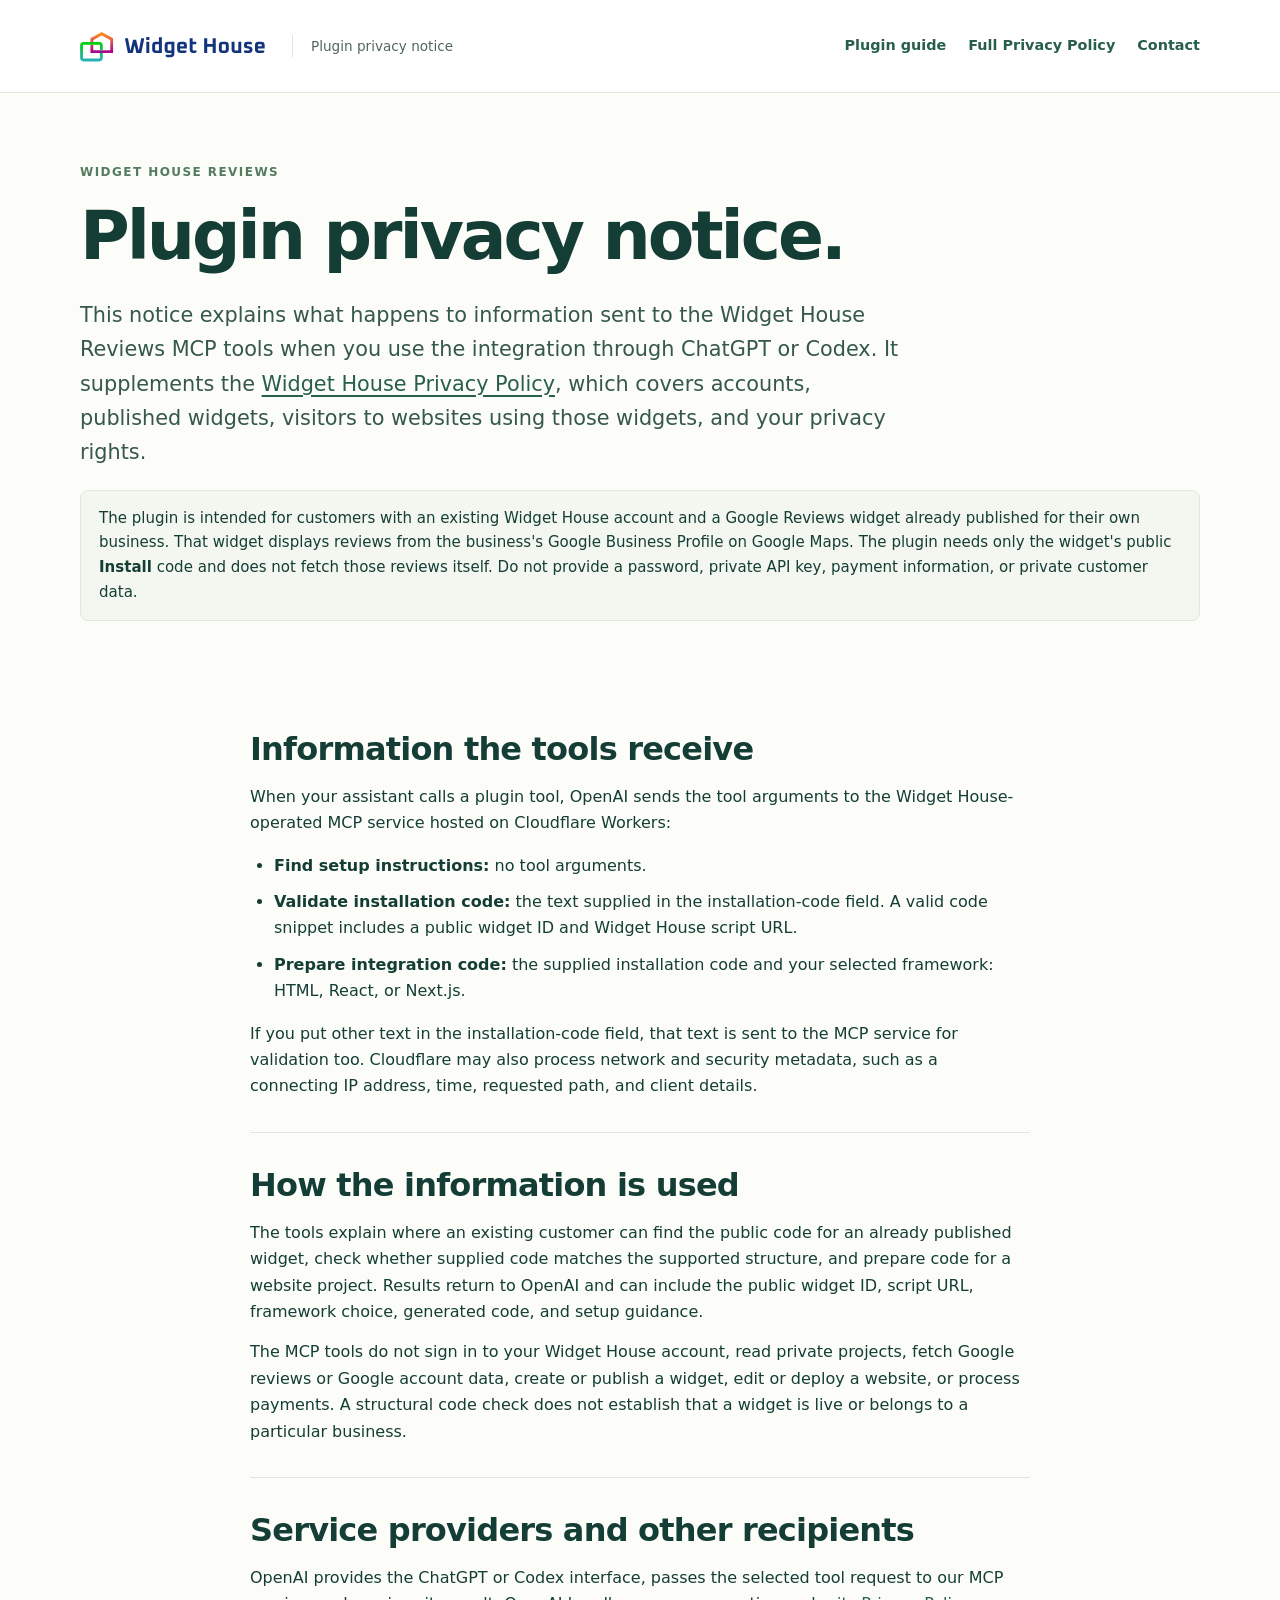
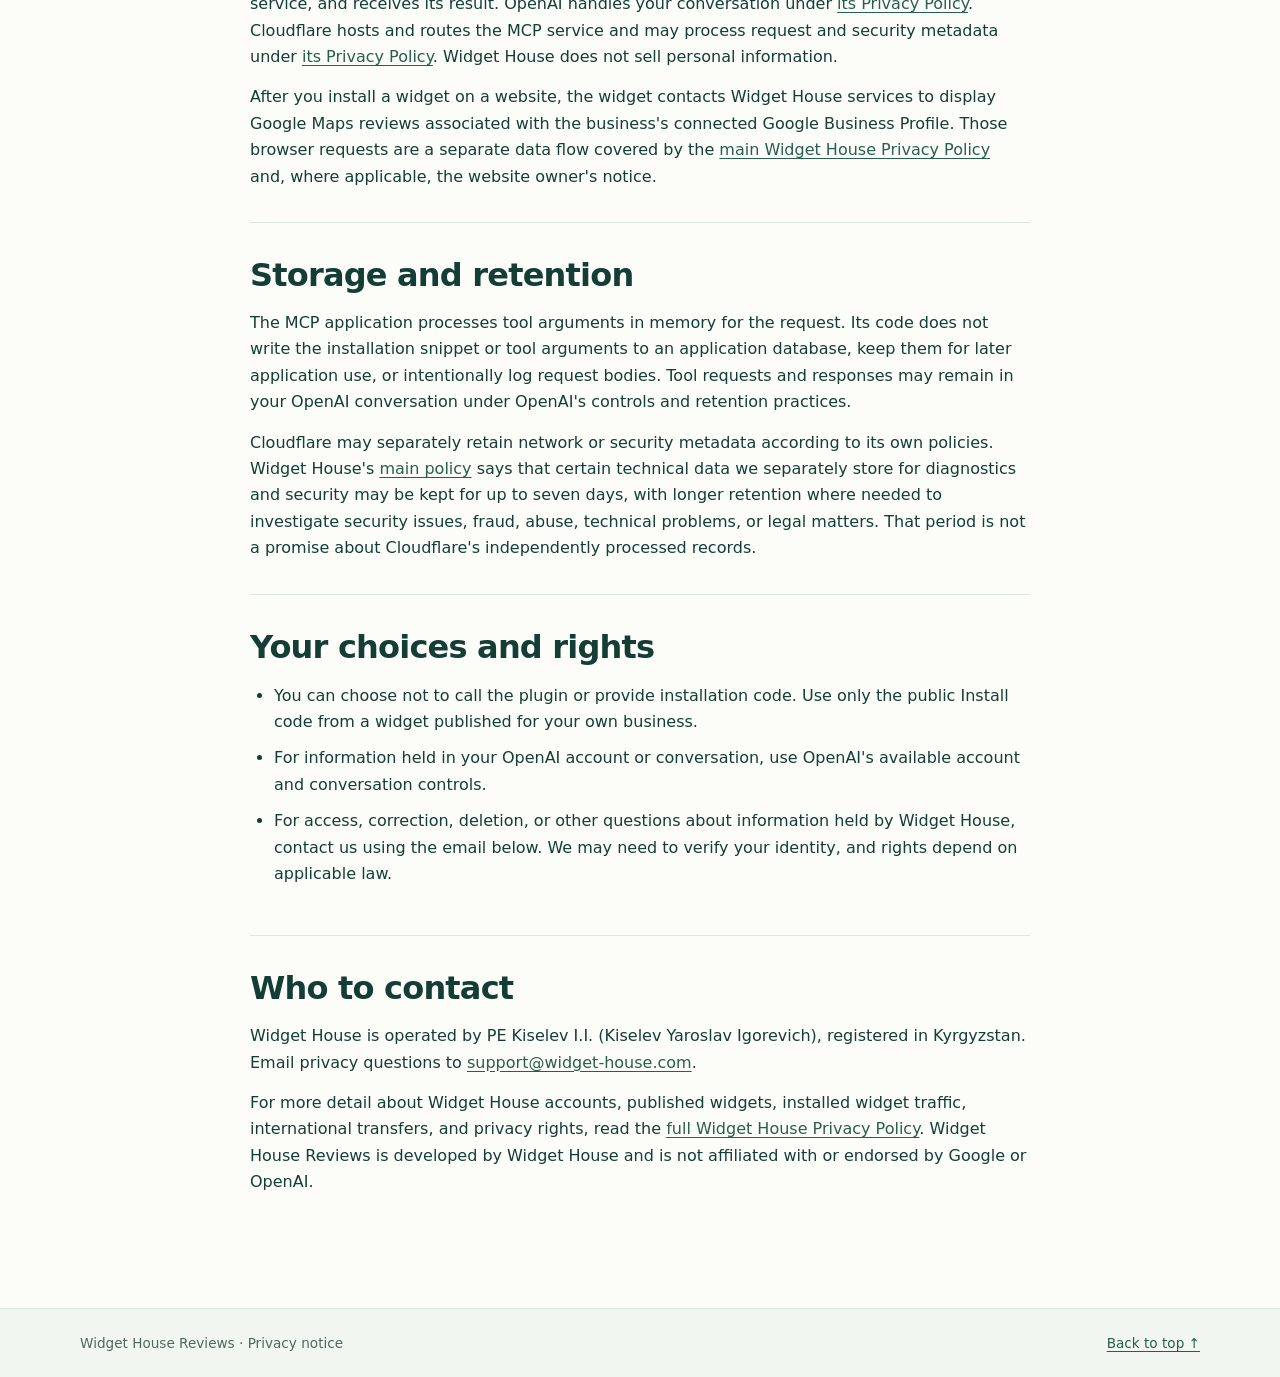
<file: openai-google-reviews-privacy.html>
<!doctype html>
<html lang="en-US">
<head>
  <meta charset="utf-8">
  <meta name="viewport" content="width=device-width, initial-scale=1">
  <meta name="theme-color" content="#143e35">
  <title>Widget House Reviews Privacy Notice</title>
  <meta name="description" content="How Widget House Reviews processes public Install code through its ChatGPT and Codex integration. The MCP tools do not fetch Google Maps reviews or Google account data.">
  <link rel="canonical" href="https://widget-house.github.io/google-reviews-widget/openai-google-reviews-privacy.html">
  <link rel="icon" href="favicon.svg" type="image/svg+xml">
  <link rel="stylesheet" href="openai-google-reviews.css">
  <style>
    .privacy-article{max-width:780px;padding:12px 0 80px}
    .privacy-article section{padding:32px 0;border-bottom:1px solid var(--line)}
    .privacy-article section:last-child{border-bottom:0}
    .privacy-article h2{margin-bottom:15px;font-size:clamp(1.45rem,2.5vw,2rem);line-height:1.25;letter-spacing:-.025em}
    .privacy-article p+p{margin-top:14px}
    .privacy-article ul{padding-left:24px}
    .privacy-article li+li{margin-top:10px}
    .privacy-article .info{margin-top:20px}
  </style>
</head>
<body>
  <a class="skip-link" href="#main">Skip to content</a>
  <header class="site-header">
    <div class="shell header-inner">
      <div class="brand"><img src="logo.svg" width="194" height="32" alt="Widget House"><span>Plugin privacy notice</span></div>
      <nav aria-label="Page navigation">
        <a href="openai-google-reviews.html">Plugin guide</a>
        <a href="https://widget-house.com/privacy">Full Privacy Policy</a>
        <a href="#contact">Contact</a>
      </nav>
    </div>
  </header>

  <main id="main">
    <section class="hero shell" aria-labelledby="page-title">
      <p class="eyebrow">WIDGET HOUSE REVIEWS</p>
      <h1 id="page-title">Plugin privacy notice.</h1>
      <p class="lead">This notice explains what happens to information sent to the Widget House Reviews MCP tools when you use the integration through ChatGPT or Codex. It supplements the <a href="https://widget-house.com/privacy">Widget House Privacy Policy</a>, which covers accounts, published widgets, visitors to websites using those widgets, and your privacy rights.</p>
      <p class="info">The plugin is intended for customers with an existing Widget House account and a Google Reviews widget already published for their own business. That widget displays reviews from the business's Google Business Profile on Google Maps. The plugin needs only the widget's public <strong>Install</strong> code and does not fetch those reviews itself. Do not provide a password, private API key, payment information, or private customer data.</p>
    </section>

    <div class="shell privacy-article">
      <section aria-labelledby="received-title">
        <h2 id="received-title">Information the tools receive</h2>
        <p>When your assistant calls a plugin tool, OpenAI sends the tool arguments to the Widget House-operated MCP service hosted on Cloudflare Workers:</p>
        <ul>
          <li><strong>Find setup instructions:</strong> no tool arguments.</li>
          <li><strong>Validate installation code:</strong> the text supplied in the installation-code field. A valid code snippet includes a public widget ID and Widget House script URL.</li>
          <li><strong>Prepare integration code:</strong> the supplied installation code and your selected framework: HTML, React, or Next.js.</li>
        </ul>
        <p>If you put other text in the installation-code field, that text is sent to the MCP service for validation too. Cloudflare may also process network and security metadata, such as a connecting IP address, time, requested path, and client details.</p>
      </section>

      <section aria-labelledby="purpose-title">
        <h2 id="purpose-title">How the information is used</h2>
        <p>The tools explain where an existing customer can find the public code for an already published widget, check whether supplied code matches the supported structure, and prepare code for a website project. Results return to OpenAI and can include the public widget ID, script URL, framework choice, generated code, and setup guidance.</p>
        <p>The MCP tools do not sign in to your Widget House account, read private projects, fetch Google reviews or Google account data, create or publish a widget, edit or deploy a website, or process payments. A structural code check does not establish that a widget is live or belongs to a particular business.</p>
      </section>

      <section aria-labelledby="recipients-title">
        <h2 id="recipients-title">Service providers and other recipients</h2>
        <p>OpenAI provides the ChatGPT or Codex interface, passes the selected tool request to our MCP service, and receives its result. OpenAI handles your conversation under <a href="https://openai.com/policies/privacy-policy/">its Privacy Policy</a>. Cloudflare hosts and routes the MCP service and may process request and security metadata under <a href="https://www.cloudflare.com/privacypolicy/">its Privacy Policy</a>. Widget House does not sell personal information.</p>
        <p>After you install a widget on a website, the widget contacts Widget House services to display Google Maps reviews associated with the business's connected Google Business Profile. Those browser requests are a separate data flow covered by the <a href="https://widget-house.com/privacy">main Widget House Privacy Policy</a> and, where applicable, the website owner's notice.</p>
      </section>

      <section aria-labelledby="retention-title">
        <h2 id="retention-title">Storage and retention</h2>
        <p>The MCP application processes tool arguments in memory for the request. Its code does not write the installation snippet or tool arguments to an application database, keep them for later application use, or intentionally log request bodies. Tool requests and responses may remain in your OpenAI conversation under OpenAI's controls and retention practices.</p>
        <p>Cloudflare may separately retain network or security metadata according to its own policies. Widget House's <a href="https://widget-house.com/privacy">main policy</a> says that certain technical data we separately store for diagnostics and security may be kept for up to seven days, with longer retention where needed to investigate security issues, fraud, abuse, technical problems, or legal matters. That period is not a promise about Cloudflare's independently processed records.</p>
      </section>

      <section aria-labelledby="choices-title">
        <h2 id="choices-title">Your choices and rights</h2>
        <ul>
          <li>You can choose not to call the plugin or provide installation code. Use only the public Install code from a widget published for your own business.</li>
          <li>For information held in your OpenAI account or conversation, use OpenAI's available account and conversation controls.</li>
          <li>For access, correction, deletion, or other questions about information held by Widget House, contact us using the email below. We may need to verify your identity, and rights depend on applicable law.</li>
        </ul>
      </section>

      <section id="contact" aria-labelledby="contact-title">
        <h2 id="contact-title">Who to contact</h2>
        <p>Widget House is operated by PE Kiselev I.I. (Kiselev Yaroslav Igorevich), registered in Kyrgyzstan. Email privacy questions to <a href="mailto:support@widget-house.com">support@widget-house.com</a>.</p>
        <p>For more detail about Widget House accounts, published widgets, installed widget traffic, international transfers, and privacy rights, read the <a href="https://widget-house.com/privacy">full Widget House Privacy Policy</a>. Widget House Reviews is developed by Widget House and is not affiliated with or endorsed by Google or OpenAI.</p>
      </section>
    </div>
  </main>

  <footer class="site-footer"><div class="shell"><span>Widget House Reviews · Privacy notice</span><a href="#main">Back to top ↑</a></div></footer>
</body>
</html>
</file>
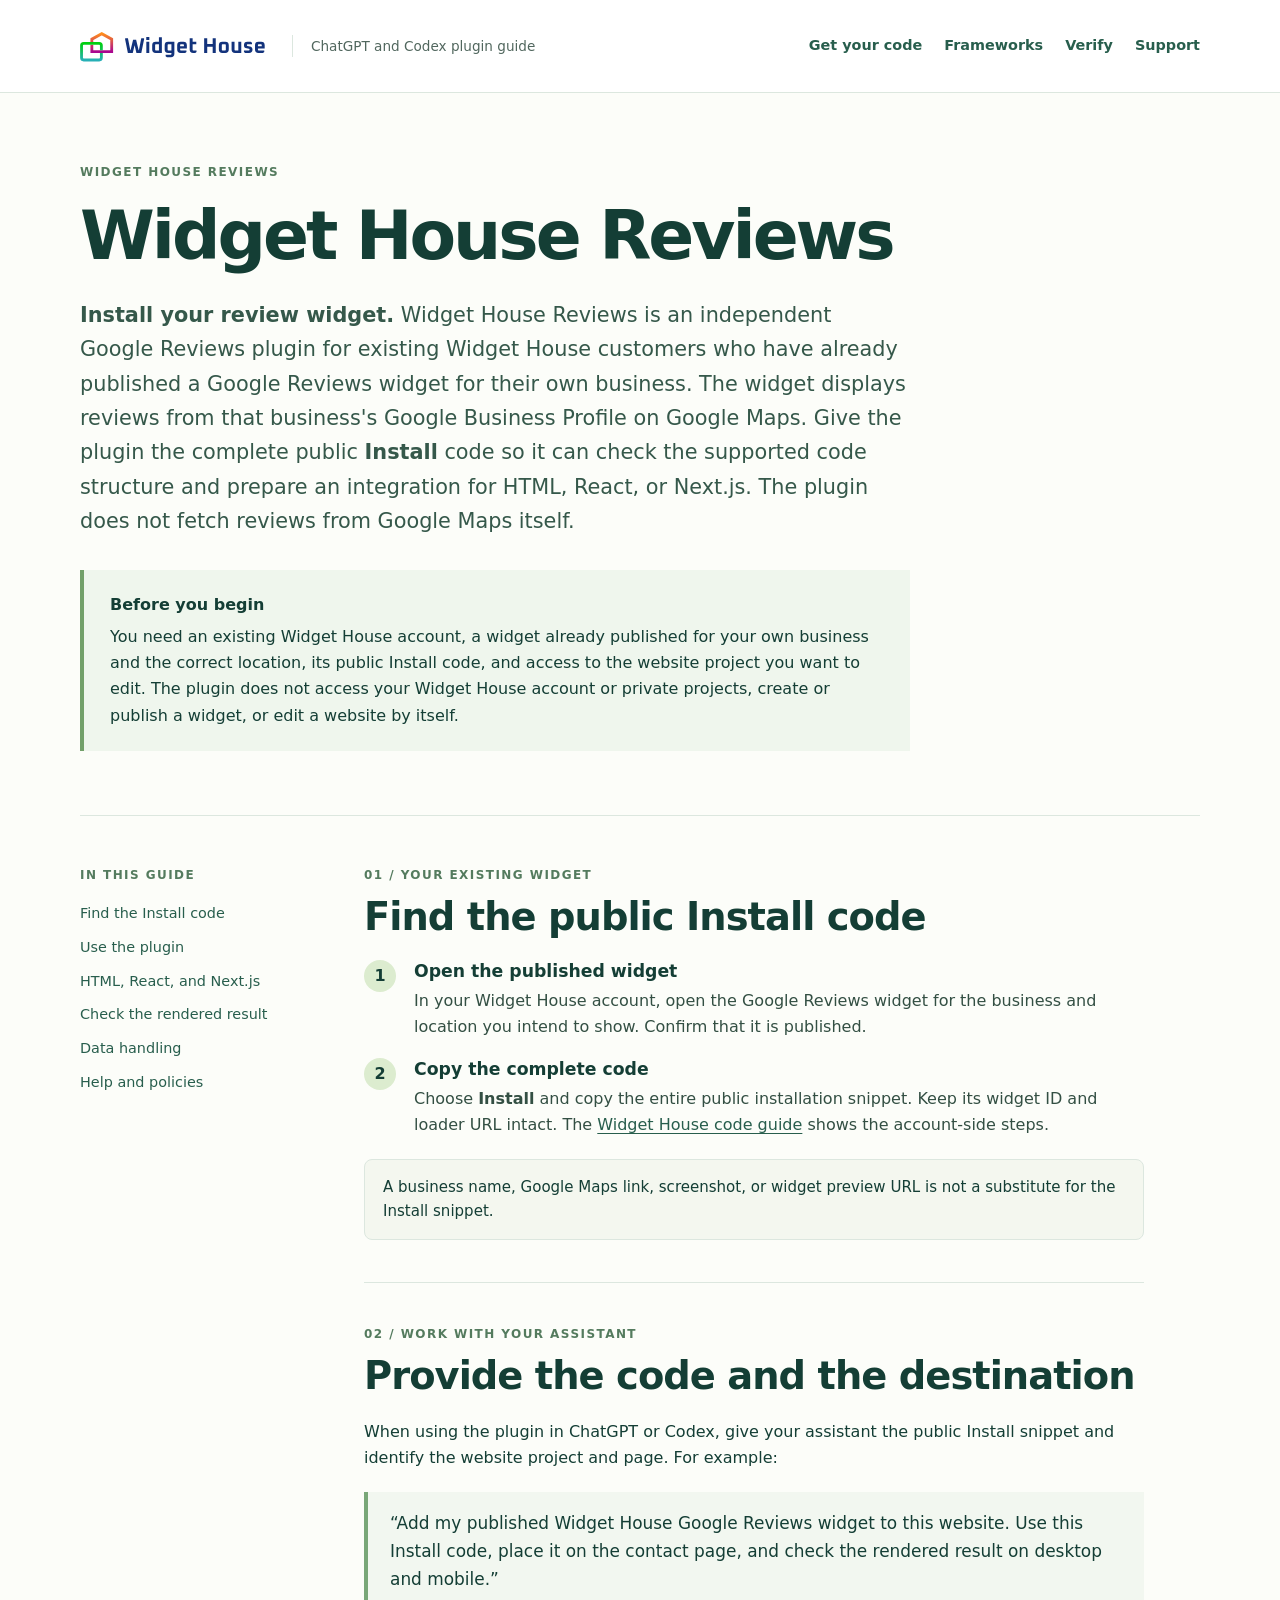
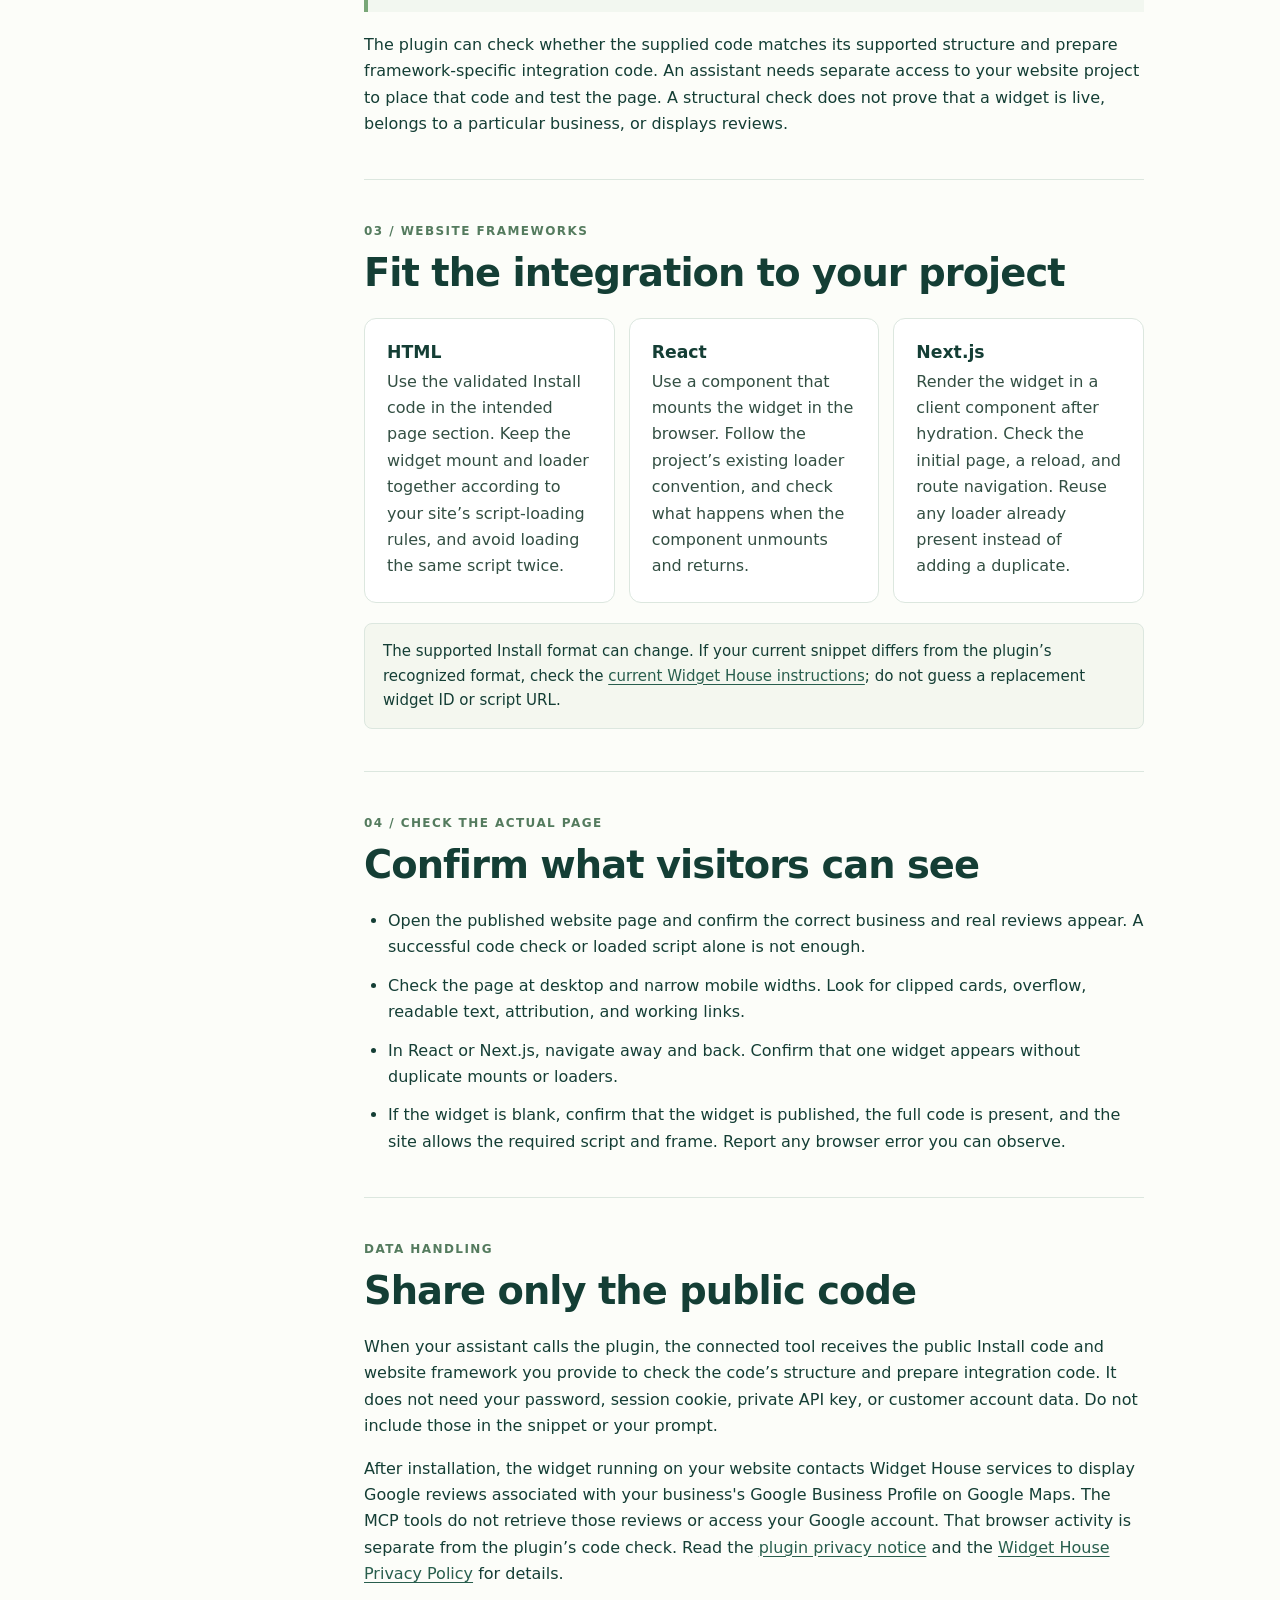
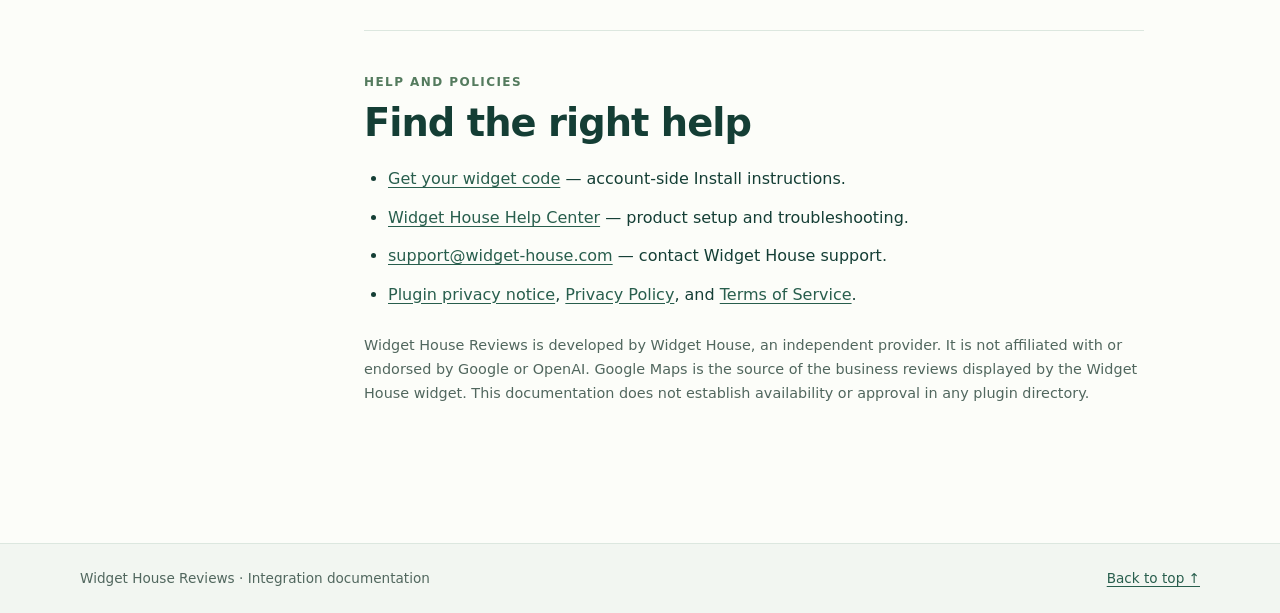
<file: openai-google-reviews.html>
<!doctype html>
<html lang="en-US">
<head>
  <meta charset="utf-8">
  <meta name="viewport" content="width=device-width, initial-scale=1">
  <meta name="theme-color" content="#143e35">
  <title>Widget House Reviews: Install Your Review Widget</title>
  <meta name="description" content="Widget House Reviews checks public Install code and prepares HTML, React, or Next.js integration for an existing Widget House widget displaying your business's Google Maps reviews.">
  <link rel="canonical" href="https://widget-house.github.io/google-reviews-widget/openai-google-reviews.html">
  <link rel="icon" href="favicon.svg" type="image/svg+xml">
  <link rel="stylesheet" href="openai-google-reviews.css?v=0.1.1">
  <meta property="og:type" content="article">
  <meta property="og:locale" content="en_US">
  <meta property="og:site_name" content="Widget House">
  <meta property="og:title" content="Widget House Reviews: Install Your Review Widget">
  <meta property="og:description" content="Install an existing Widget House widget displaying your business's Google Maps reviews. Check its public Install code and prepare HTML, React, or Next.js integration.">
  <meta property="og:url" content="https://widget-house.github.io/google-reviews-widget/openai-google-reviews.html">
  <script type="application/ld+json">
    {"@context":"https://schema.org","@type":"TechArticle","headline":"Widget House Reviews: Install Your Review Widget","url":"https://widget-house.github.io/google-reviews-widget/openai-google-reviews.html","inLanguage":"en-US","publisher":{"@type":"Organization","name":"Widget House","url":"https://widget-house.com/"}}
  </script>
</head>
<body>
  <a class="skip-link" href="#main">Skip to content</a>
  <header class="site-header">
    <div class="shell header-inner">
      <div class="brand"><img src="logo.svg" width="194" height="32" alt="Widget House"><span>ChatGPT and Codex plugin guide</span></div>
      <nav aria-label="On this page">
        <a href="#get-code">Get your code</a>
        <a href="#frameworks">Frameworks</a>
        <a href="#verify">Verify</a>
        <a href="#support">Support</a>
      </nav>
    </div>
  </header>

  <main id="main">
    <section class="hero shell" aria-labelledby="page-title">
      <p class="eyebrow">WIDGET HOUSE REVIEWS</p>
      <h1 id="page-title">Widget House Reviews</h1>
      <p class="lead"><strong>Install your review widget.</strong> Widget House Reviews is an independent Google Reviews plugin for existing Widget House customers who have already published a Google Reviews widget for their own business. The widget displays reviews from that business's Google Business Profile on Google Maps. Give the plugin the complete public <strong>Install</strong> code so it can check the supported code structure and prepare an integration for HTML, React, or Next.js. The plugin does not fetch reviews from Google Maps itself.</p>
      <div class="scope-note" role="note">
        <h2>Before you begin</h2>
        <p>You need an existing Widget House account, a widget already published for your own business and the correct location, its public Install code, and access to the website project you want to edit. The plugin does not access your Widget House account or private projects, create or publish a widget, or edit a website by itself.</p>
      </div>
    </section>

    <div class="content shell">
      <aside class="contents" aria-label="Page sections">
        <p class="contents-label">IN THIS GUIDE</p>
        <a href="#get-code">Find the Install code</a>
        <a href="#use-plugin">Use the plugin</a>
        <a href="#frameworks">HTML, React, and Next.js</a>
        <a href="#verify">Check the rendered result</a>
        <a href="#data">Data handling</a>
        <a href="#support">Help and policies</a>
      </aside>

      <div class="article">
        <section id="get-code" aria-labelledby="get-code-title">
          <p class="section-label">01 / YOUR EXISTING WIDGET</p>
          <h2 id="get-code-title">Find the public Install code</h2>
          <ol class="steps">
            <li><span class="step-number" aria-hidden="true">1</span><div><h3>Open the published widget</h3><p>In your Widget House account, open the Google Reviews widget for the business and location you intend to show. Confirm that it is published.</p></div></li>
            <li><span class="step-number" aria-hidden="true">2</span><div><h3>Copy the complete code</h3><p>Choose <strong>Install</strong> and copy the entire public installation snippet. Keep its widget ID and loader URL intact. The <a href="https://widget-house.com/help/getting-started/get-widget-code">Widget House code guide</a> shows the account-side steps.</p></div></li>
          </ol>
          <p class="info">A business name, Google Maps link, screenshot, or widget preview URL is not a substitute for the Install snippet.</p>
        </section>

        <section id="use-plugin" aria-labelledby="use-plugin-title">
          <p class="section-label">02 / WORK WITH YOUR ASSISTANT</p>
          <h2 id="use-plugin-title">Provide the code and the destination</h2>
          <p>When using the plugin in ChatGPT or Codex, give your assistant the public Install snippet and identify the website project and page. For example:</p>
          <blockquote>“Add my published Widget House Google Reviews widget to this website. Use this Install code, place it on the contact page, and check the rendered result on desktop and mobile.”</blockquote>
          <p>The plugin can check whether the supplied code matches its supported structure and prepare framework-specific integration code. An assistant needs separate access to your website project to place that code and test the page. A structural check does not prove that a widget is live, belongs to a particular business, or displays reviews.</p>
        </section>

        <section id="frameworks" aria-labelledby="frameworks-title">
          <p class="section-label">03 / WEBSITE FRAMEWORKS</p>
          <h2 id="frameworks-title">Fit the integration to your project</h2>
          <div class="framework-grid">
            <article><h3>HTML</h3><p>Use the validated Install code in the intended page section. Keep the widget mount and loader together according to your site’s script-loading rules, and avoid loading the same script twice.</p></article>
            <article><h3>React</h3><p>Use a component that mounts the widget in the browser. Follow the project’s existing loader convention, and check what happens when the component unmounts and returns.</p></article>
            <article><h3>Next.js</h3><p>Render the widget in a client component after hydration. Check the initial page, a reload, and route navigation. Reuse any loader already present instead of adding a duplicate.</p></article>
          </div>
          <p class="info">The supported Install format can change. If your current snippet differs from the plugin’s recognized format, check the <a href="https://widget-house.com/help/getting-started/get-widget-code">current Widget House instructions</a>; do not guess a replacement widget ID or script URL.</p>
        </section>

        <section id="verify" aria-labelledby="verify-title">
          <p class="section-label">04 / CHECK THE ACTUAL PAGE</p>
          <h2 id="verify-title">Confirm what visitors can see</h2>
          <ul class="check-list">
            <li>Open the published website page and confirm the correct business and real reviews appear. A successful code check or loaded script alone is not enough.</li>
            <li>Check the page at desktop and narrow mobile widths. Look for clipped cards, overflow, readable text, attribution, and working links.</li>
            <li>In React or Next.js, navigate away and back. Confirm that one widget appears without duplicate mounts or loaders.</li>
            <li>If the widget is blank, confirm that the widget is published, the full code is present, and the site allows the required script and frame. Report any browser error you can observe.</li>
          </ul>
        </section>

        <section id="data" aria-labelledby="data-title">
          <p class="section-label">DATA HANDLING</p>
          <h2 id="data-title">Share only the public code</h2>
          <p>When your assistant calls the plugin, the connected tool receives the public Install code and website framework you provide to check the code’s structure and prepare integration code. It does not need your password, session cookie, private API key, or customer account data. Do not include those in the snippet or your prompt.</p>
          <p>After installation, the widget running on your website contacts Widget House services to display Google reviews associated with your business's Google Business Profile on Google Maps. The MCP tools do not retrieve those reviews or access your Google account. That browser activity is separate from the plugin’s code check. Read the <a href="openai-google-reviews-privacy.html">plugin privacy notice</a> and the <a href="https://widget-house.com/privacy">Widget House Privacy Policy</a> for details.</p>
        </section>

        <section id="support" aria-labelledby="support-title">
          <p class="section-label">HELP AND POLICIES</p>
          <h2 id="support-title">Find the right help</h2>
          <ul class="resource-list">
            <li><a href="https://widget-house.com/help/getting-started/get-widget-code">Get your widget code</a> — account-side Install instructions.</li>
            <li><a href="https://widget-house.com/help/getting-started">Widget House Help Center</a> — product setup and troubleshooting.</li>
            <li><a href="mailto:support@widget-house.com">support@widget-house.com</a> — contact Widget House support.</li>
            <li><a href="openai-google-reviews-privacy.html">Plugin privacy notice</a>, <a href="https://widget-house.com/privacy">Privacy Policy</a>, and <a href="https://widget-house.com/terms">Terms of Service</a>.</li>
          </ul>
          <p class="affiliation">Widget House Reviews is developed by Widget House, an independent provider. It is not affiliated with or endorsed by Google or OpenAI. Google Maps is the source of the business reviews displayed by the Widget House widget. This documentation does not establish availability or approval in any plugin directory.</p>
        </section>
      </div>
    </div>
  </main>

  <footer class="site-footer"><div class="shell"><span>Widget House Reviews · Integration documentation</span><a href="#main">Back to top ↑</a></div></footer>
</body>
</html>
</file>
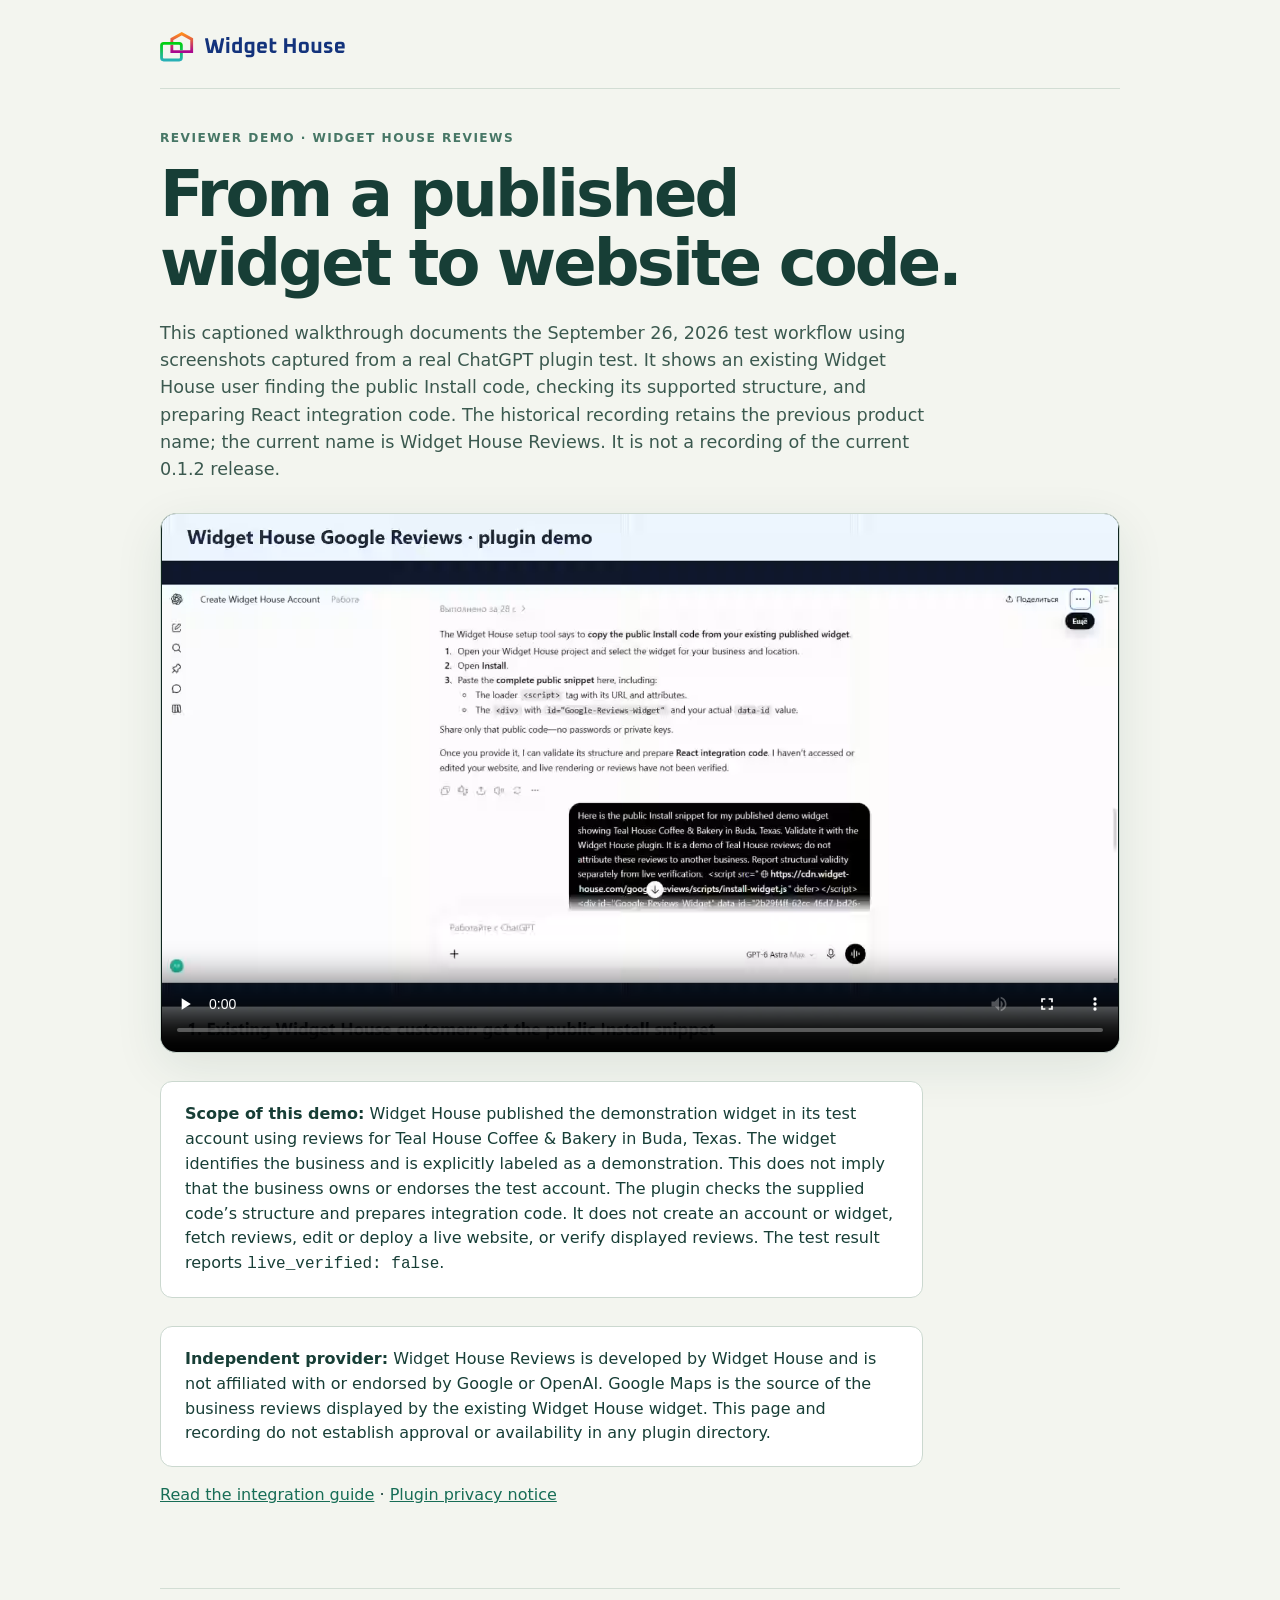
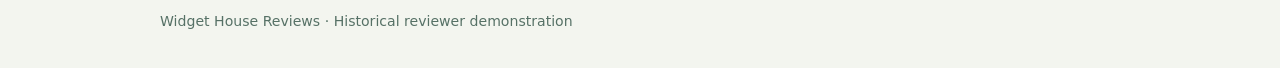
<file: openai-plugin-demo.html>
<!doctype html>
<html lang="en-US">
<head>
  <meta charset="utf-8">
  <meta name="viewport" content="width=device-width, initial-scale=1">
  <meta name="robots" content="noindex, nofollow">
  <meta name="theme-color" content="#143e35">
  <title>Widget House Reviews — Historical Workflow Demo</title>
  <link rel="icon" href="favicon.svg" type="image/svg+xml">
  <style>
    :root { color-scheme: light; }
    * { box-sizing: border-box; }
    body { margin: 0; background: #f3f5ef; color: #173e36; font: 16px/1.55 system-ui, sans-serif; }
    header, main, footer { width: min(960px, calc(100% - 40px)); margin-inline: auto; }
    header { padding: 30px 0 18px; border-bottom: 1px solid #d2ddd4; }
    header img { width: 194px; height: 32px; object-fit: contain; }
    main { padding: 40px 0 64px; }
    .eyebrow { margin: 0 0 12px; color: #477766; font-size: .76rem; font-weight: 800; letter-spacing: .12em; }
    h1 { max-width: 18ch; margin: 0; font-size: clamp(2.3rem, 5vw, 4.2rem); line-height: 1.08; letter-spacing: -.045em; }
    .lead { max-width: 70ch; margin: 22px 0 30px; color: #3b594f; font-size: 1.1rem; }
    video { display: block; width: 100%; aspect-ratio: 16/9; background: #10261f; border: 1px solid #cbd8cf; border-radius: 16px; box-shadow: 0 14px 48px #163d3518; }
    .note { max-width: 75ch; margin: 28px 0 0; padding: 20px 24px; border: 1px solid #cbd8cf; border-radius: 12px; background: #fff; }
    .note strong { color: #173e36; }
    a { color: #176d56; }
    footer { padding: 22px 0 36px; border-top: 1px solid #d2ddd4; color: #567166; font-size: .88rem; }
  </style>
</head>
<body>
  <header><a href="openai-google-reviews.html"><img src="logo.svg" alt="Widget House"></a></header>
  <main>
    <p class="eyebrow">REVIEWER DEMO · WIDGET HOUSE REVIEWS</p>
    <h1>From a published widget to website code.</h1>
    <p class="lead">This captioned walkthrough documents the September 26, 2026 test workflow using screenshots captured from a real ChatGPT plugin test. It shows an existing Widget House user finding the public Install code, checking its supported structure, and preparing React integration code. The historical recording retains the previous product name; the current name is Widget House Reviews. It is not a recording of the current 0.1.2 release.</p>
    <video controls preload="metadata" playsinline aria-label="Historical Widget House Reviews integration workflow demonstration">
      <source src="widget-house-openai-plugin-demo.webm" type="video/webm">
      Your browser cannot play this video. <a href="widget-house-openai-plugin-demo.webm">Download the WebM walkthrough</a>.
    </video>
    <p class="note"><strong>Scope of this demo:</strong> Widget House published the demonstration widget in its test account using reviews for Teal House Coffee &amp; Bakery in Buda, Texas. The widget identifies the business and is explicitly labeled as a demonstration. This does not imply that the business owns or endorses the test account. The plugin checks the supplied code’s structure and prepares integration code. It does not create an account or widget, fetch reviews, edit or deploy a live website, or verify displayed reviews. The test result reports <code>live_verified: false</code>.</p>
    <p class="note"><strong>Independent provider:</strong> Widget House Reviews is developed by Widget House and is not affiliated with or endorsed by Google or OpenAI. Google Maps is the source of the business reviews displayed by the existing Widget House widget. This page and recording do not establish approval or availability in any plugin directory.</p>
    <p><a href="openai-google-reviews.html">Read the integration guide</a> · <a href="openai-google-reviews-privacy.html">Plugin privacy notice</a></p>
  </main>
  <footer>Widget House Reviews · Historical reviewer demonstration</footer>
</body>
</html>
</file>
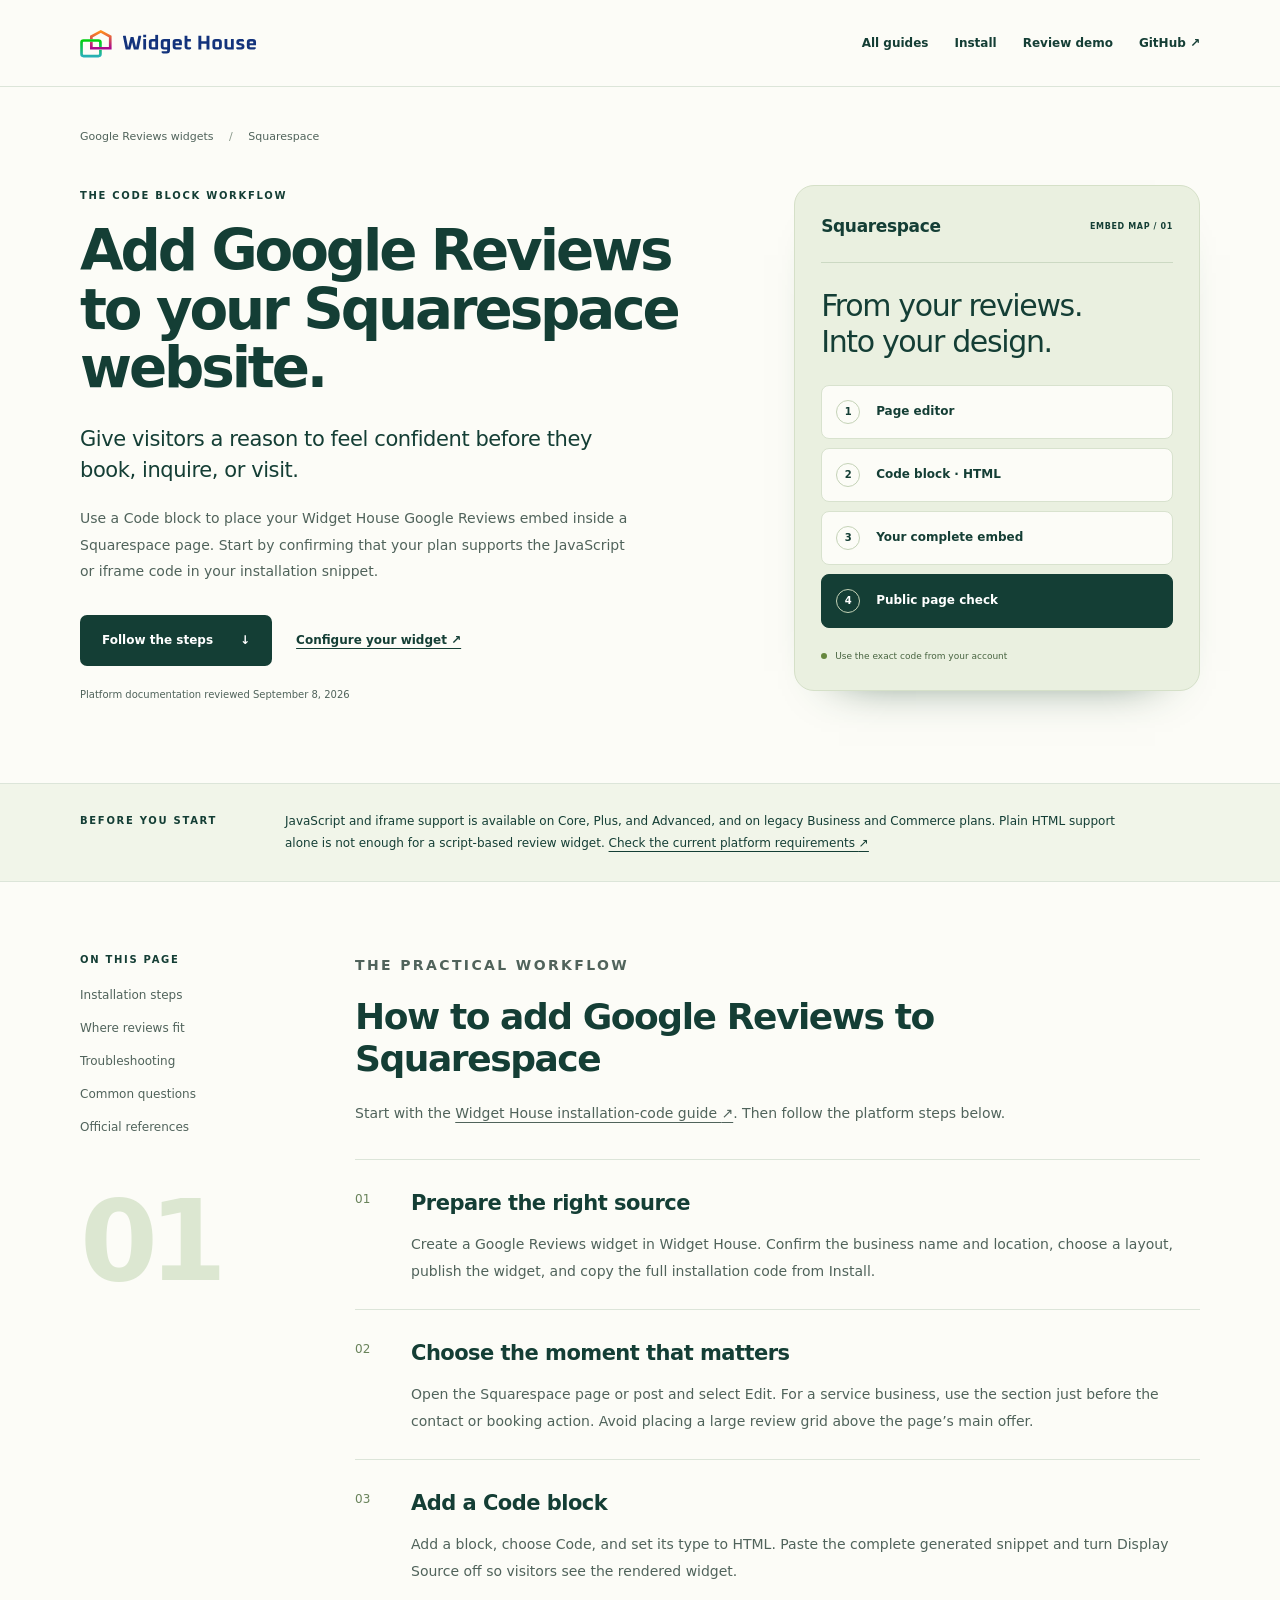
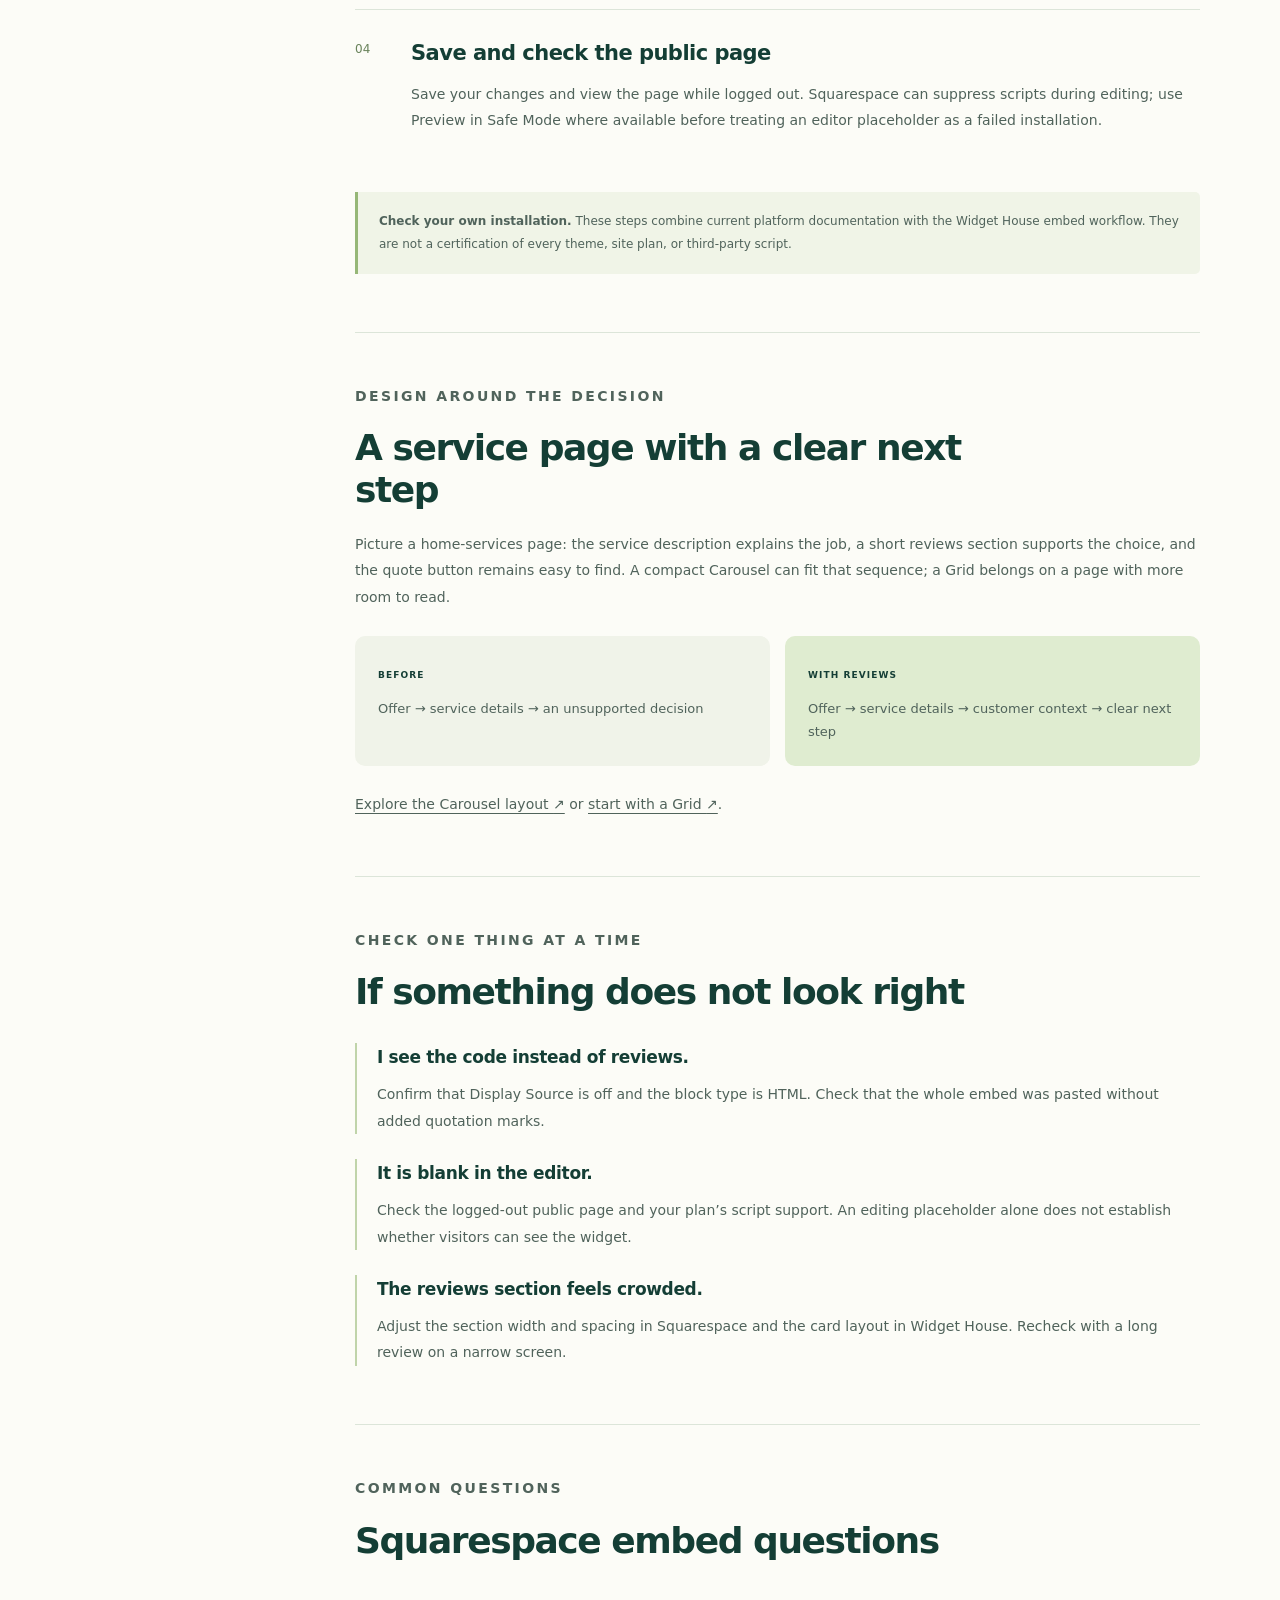
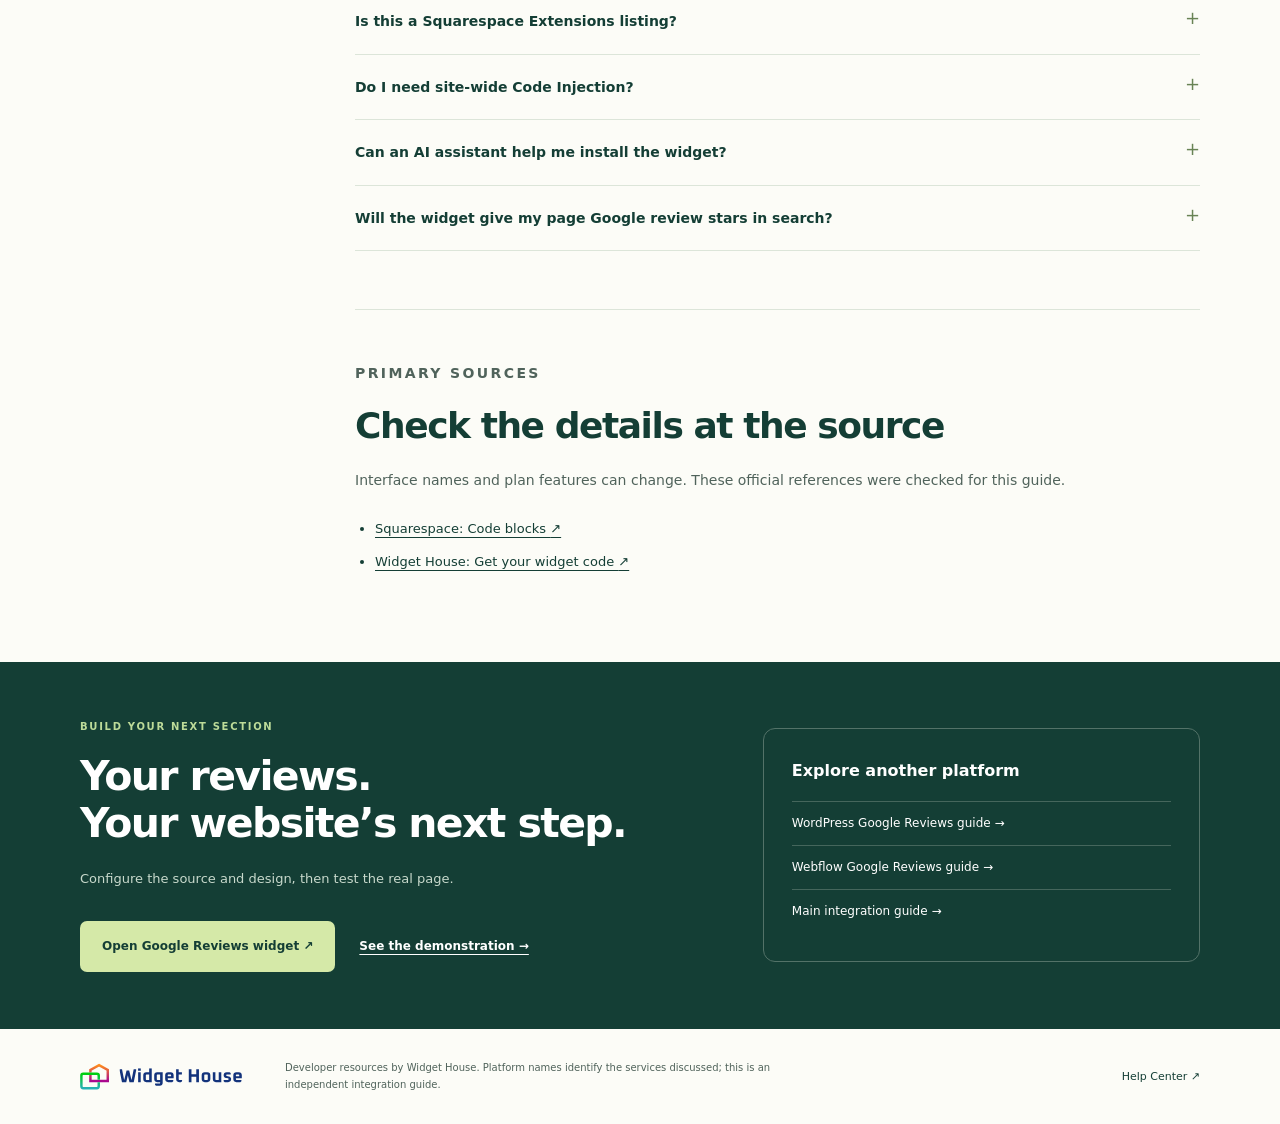
<file: squarespace-google-reviews.html>
<!doctype html>
<html lang="en-US"><head><meta charset="utf-8"><meta name="viewport" content="width=device-width,initial-scale=1"><meta name="theme-color" content="#143e35"><title>Google Reviews Widget for Squarespace: Embed Guide | Widget House</title><meta name="description" content="Add a Google Reviews widget to Squarespace with a Code block. Check plan requirements, get your Widget House embed, and verify the published page."><link rel="canonical" href="https://widget-house.github.io/google-reviews-widget/squarespace-google-reviews.html"><link rel="icon" href="favicon.svg" type="image/svg+xml"><link rel="stylesheet" href="guides.css"><meta property="og:type" content="website"><meta property="og:locale" content="en_US"><meta property="og:site_name" content="Widget House"><meta property="og:title" content="Google Reviews Widget for Squarespace: Embed Guide | Widget House"><meta property="og:description" content="Add a Google Reviews widget to Squarespace with a Code block. Check plan requirements, get your Widget House embed, and verify the published page."><meta property="og:url" content="https://widget-house.github.io/google-reviews-widget/squarespace-google-reviews.html"><meta property="og:image" content="https://widget-house.github.io/google-reviews-widget/social-preview.png"><meta property="og:image:width" content="1200"><meta property="og:image:height" content="630"><meta property="og:image:alt" content="Widget House Google Reviews website integration guides"><meta name="twitter:card" content="summary_large_image"><script type="application/ld+json">{"@context":"https://schema.org","@graph":[{"@type":"WebPage","@id":"https://widget-house.github.io/google-reviews-widget/squarespace-google-reviews.html#webpage","url":"https://widget-house.github.io/google-reviews-widget/squarespace-google-reviews.html","name":"Google Reviews Widget for Squarespace: Embed Guide | Widget House","description":"Add a Google Reviews widget to Squarespace with a Code block. Check plan requirements, get your Widget House embed, and verify the published page.","inLanguage":"en-US","dateModified":"2026-09-08","publisher":{"@type":"Organization","name":"Widget House","url":"https://widget-house.com/"}},{"@type":"BreadcrumbList","itemListElement":[{"@type":"ListItem","position":1,"name":"Google Reviews integration guide","item":"https://widget-house.github.io/google-reviews-widget/"},{"@type":"ListItem","position":2,"name":"Squarespace integration","item":"https://widget-house.github.io/google-reviews-widget/squarespace-google-reviews.html"}]}]}</script></head>
<body class="guide-squarespace"><a class="skip" href="#main">Skip to content</a><header class="guide-header"><div class="wrap"><a href="./" aria-label="Widget House developer resources"><img src="logo.svg" width="196" height="40" alt="Widget House"></a><nav aria-label="Main navigation"><a href="./#platforms">All guides</a><a href="#steps">Install</a><a href="astra-6-review-demo.html">Review demo</a><a href="https://github.com/widget-house/google-reviews-widget">GitHub ↗</a></nav></div></header>
<main id="main"><section class="guide-hero wrap"><div><p class="breadcrumb"><a href="./">Google Reviews widgets</a><span aria-hidden="true"> / </span>Squarespace</p><p class="eyebrow">THE CODE BLOCK WORKFLOW</p><h1>Add Google Reviews to your Squarespace website.</h1><p class="lead">Give visitors a reason to feel confident before they book, inquire, or visit.</p><p class="intro">Use a Code block to place your Widget House Google Reviews embed inside a Squarespace page. Start by confirming that your plan supports the JavaScript or iframe code in your installation snippet.</p><div class="actions"><a class="button" href="#steps">Follow the steps <span aria-hidden="true">↓</span></a><a class="underlined" href="https://widget-house.com/google-reviews">Configure your widget ↗</a></div><p class="reviewed">Platform documentation reviewed September 8, 2026</p></div><aside class="workflow" aria-label="Squarespace installation map"><div class="workflow-top"><span>Squarespace</span><span>EMBED MAP / 01</span></div><div class="workflow-title">From your reviews.<br>Into your design.</div><ol><li><span>1</span>Page editor</li><li><span>2</span>Code block · HTML</li><li><span>3</span>Your complete embed</li><li><span>4</span>Public page check</li></ol><div class="workflow-bottom"><span class="dot"></span>Use the exact code from your account</div></aside></section>
<div class="requirement-band"><div class="wrap requirement"><span class="eyebrow">BEFORE YOU START</span><p>JavaScript and iframe support is available on Core, Plus, and Advanced, and on legacy Business and Commerce plans. Plain HTML support alone is not enough for a script-based review widget. <a href="https://support.squarespace.com/hc/en-us/articles/206543167-Code-blocks">Check the current platform requirements <span aria-hidden="true">↗</span></a></p></div></div>
<div class="wrap article-layout"><aside class="toc"><p class="eyebrow">ON THIS PAGE</p><a href="#steps">Installation steps</a><a href="#placement">Where reviews fit</a><a href="#troubleshooting">Troubleshooting</a><a href="#questions">Common questions</a><a href="#sources">Official references</a><span class="toc-number">01</span></aside><div class="article-body">
<section id="steps"><p class="eyebrow">THE PRACTICAL WORKFLOW</p><h2>How to add Google Reviews to Squarespace</h2><p>Start with the <a href="https://widget-house.com/help/getting-started/get-widget-code">Widget House installation-code guide <span aria-hidden="true">↗</span></a>. Then follow the platform steps below.</p><ol class="guide-steps"><li><span class="step-counter">01</span><div><h3>Prepare the right source</h3><p>Create a Google Reviews widget in Widget House. Confirm the business name and location, choose a layout, publish the widget, and copy the full installation code from Install.</p></div></li><li><span class="step-counter">02</span><div><h3>Choose the moment that matters</h3><p>Open the Squarespace page or post and select Edit. For a service business, use the section just before the contact or booking action. Avoid placing a large review grid above the page’s main offer.</p></div></li><li><span class="step-counter">03</span><div><h3>Add a Code block</h3><p>Add a block, choose Code, and set its type to HTML. Paste the complete generated snippet and turn Display Source off so visitors see the rendered widget.</p></div></li><li><span class="step-counter">04</span><div><h3>Save and check the public page</h3><p>Save your changes and view the page while logged out. Squarespace can suppress scripts during editing; use Preview in Safe Mode where available before treating an editor placeholder as a failed installation.</p></div></li></ol><p class="check-note"><strong>Check your own installation.</strong> These steps combine current platform documentation with the Widget House embed workflow. They are not a certification of every theme, site plan, or third-party script.</p></section>
<section id="placement" class="placement"><p class="eyebrow">DESIGN AROUND THE DECISION</p><h2>A service page with a clear next step</h2><p>Picture a home-services page: the service description explains the job, a short reviews section supports the choice, and the quote button remains easy to find. A compact Carousel can fit that sequence; a Grid belongs on a page with more room to read.</p><div class="placement-pair"><div><span>BEFORE</span><p>Offer → service details → an unsupported decision</p></div><div><span>WITH REVIEWS</span><p>Offer → service details → customer context → clear next step</p></div></div><p><a href="https://widget-house.com/google-reviews/carousel?template=carousel">Explore the Carousel layout <span aria-hidden="true">↗</span></a> or <a href="https://widget-house.com/google-reviews/grid?template=grid">start with a Grid <span aria-hidden="true">↗</span></a>.</p></section>
<section id="troubleshooting"><p class="eyebrow">CHECK ONE THING AT A TIME</p><h2>If something does not look right</h2><div class="trouble-list"><article><h3>I see the code instead of reviews.</h3><p>Confirm that Display Source is off and the block type is HTML. Check that the whole embed was pasted without added quotation marks.</p></article><article><h3>It is blank in the editor.</h3><p>Check the logged-out public page and your plan’s script support. An editing placeholder alone does not establish whether visitors can see the widget.</p></article><article><h3>The reviews section feels crowded.</h3><p>Adjust the section width and spacing in Squarespace and the card layout in Widget House. Recheck with a long review on a narrow screen.</p></article></div></section>
<section id="questions"><p class="eyebrow">COMMON QUESTIONS</p><h2>Squarespace embed questions</h2><details><summary>Is this a Squarespace Extensions listing?</summary><p>This guide describes an embed installation. It does not represent an approved Widget House listing in the Squarespace Extensions marketplace.</p></details><details><summary>Do I need site-wide Code Injection?</summary><p>Start with a Code block on the page that needs reviews. Follow any separate loader instructions in your actual Widget House snippet; do not add duplicate loaders simply to make the block appear.</p></details><details><summary>Can an AI assistant help me install the widget?</summary><p>Yes, if it has access to your project or supported website editor. Give it the complete snippet from your own account and this guide, then ask it to verify the rendered result. The <a href="./#ai-setup">AI setup prompt</a> provides a starting point.</p></details><details><summary>Will the widget give my page Google review stars in search?</summary><p>Do not assume that it will. Displaying reviews on a page and eligibility for search-result review features are separate matters. This guide does not promise rich results, higher rankings, or inclusion in AI answers. Read <a href="https://developers.google.com/search/docs/appearance/structured-data/review-snippet">Google’s review-snippet guidance</a> before adding review markup.</p></details></section>
<section id="sources"><p class="eyebrow">PRIMARY SOURCES</p><h2>Check the details at the source</h2><p>Interface names and plan features can change. These official references were checked for this guide.</p><ul class="sources"><li><a href="https://support.squarespace.com/hc/en-us/articles/206543167-Code-blocks">Squarespace: Code blocks <span aria-hidden="true">↗</span></a></li><li><a href="https://widget-house.com/help/getting-started/get-widget-code">Widget House: Get your widget code <span aria-hidden="true">↗</span></a></li></ul></section>
</div></div>
<section class="next-section"><div class="wrap"><div><p class="eyebrow">BUILD YOUR NEXT SECTION</p><h2>Your reviews.<br>Your website’s next step.</h2><p>Configure the source and design, then test the real page.</p><div class="actions"><a class="button light" href="https://widget-house.com/google-reviews">Open Google Reviews widget ↗</a><a href="astra-6-review-demo.html">See the demonstration →</a></div></div><div class="related"><h3>Explore another platform</h3><a href="wordpress-google-reviews.html">WordPress Google Reviews guide →</a><a href="webflow-google-reviews.html">Webflow Google Reviews guide →</a><a href="./">Main integration guide →</a></div></div></section>
</main><footer class="guide-footer wrap"><a href="https://widget-house.com/"><img src="logo.svg" width="170" height="36" alt="Widget House"></a><p>Developer resources by Widget House. Platform names identify the services discussed; this is an independent integration guide.</p><a href="https://widget-house.com/help">Help Center ↗</a></footer></body></html>
</file>
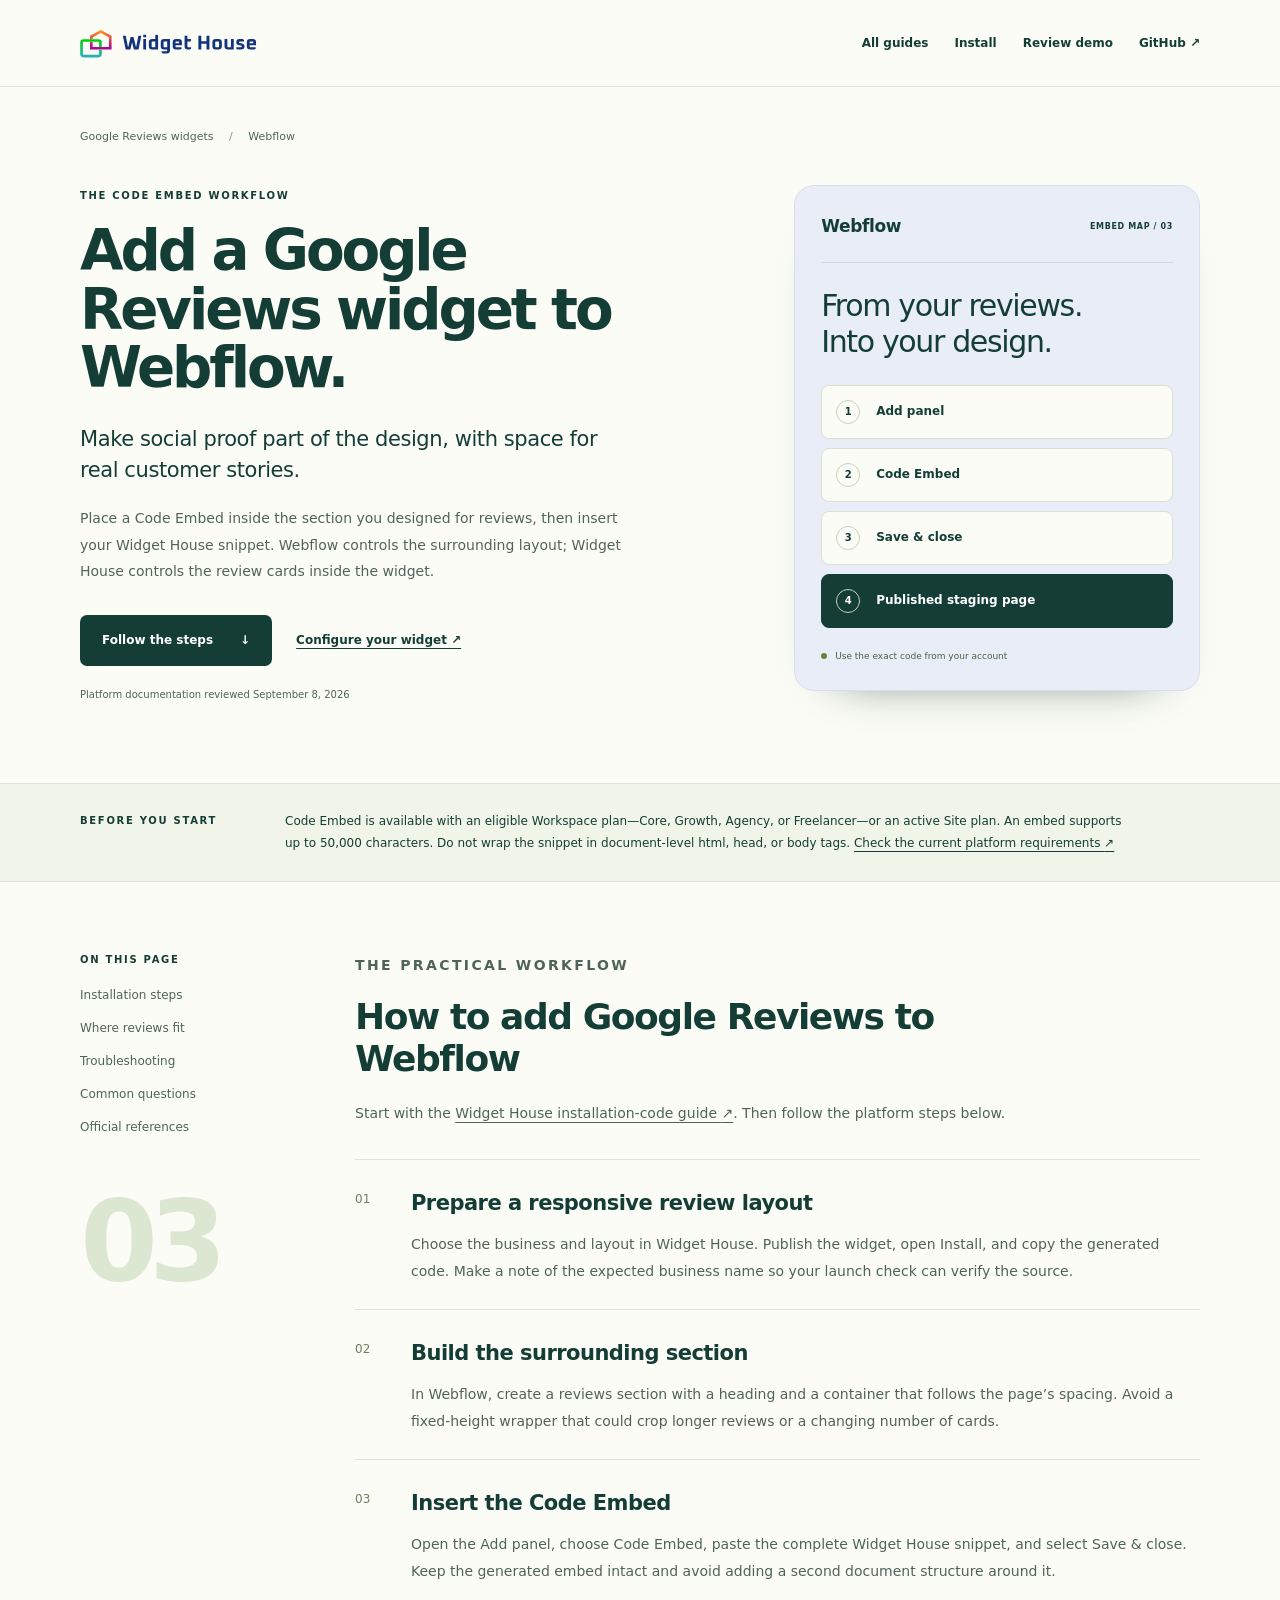
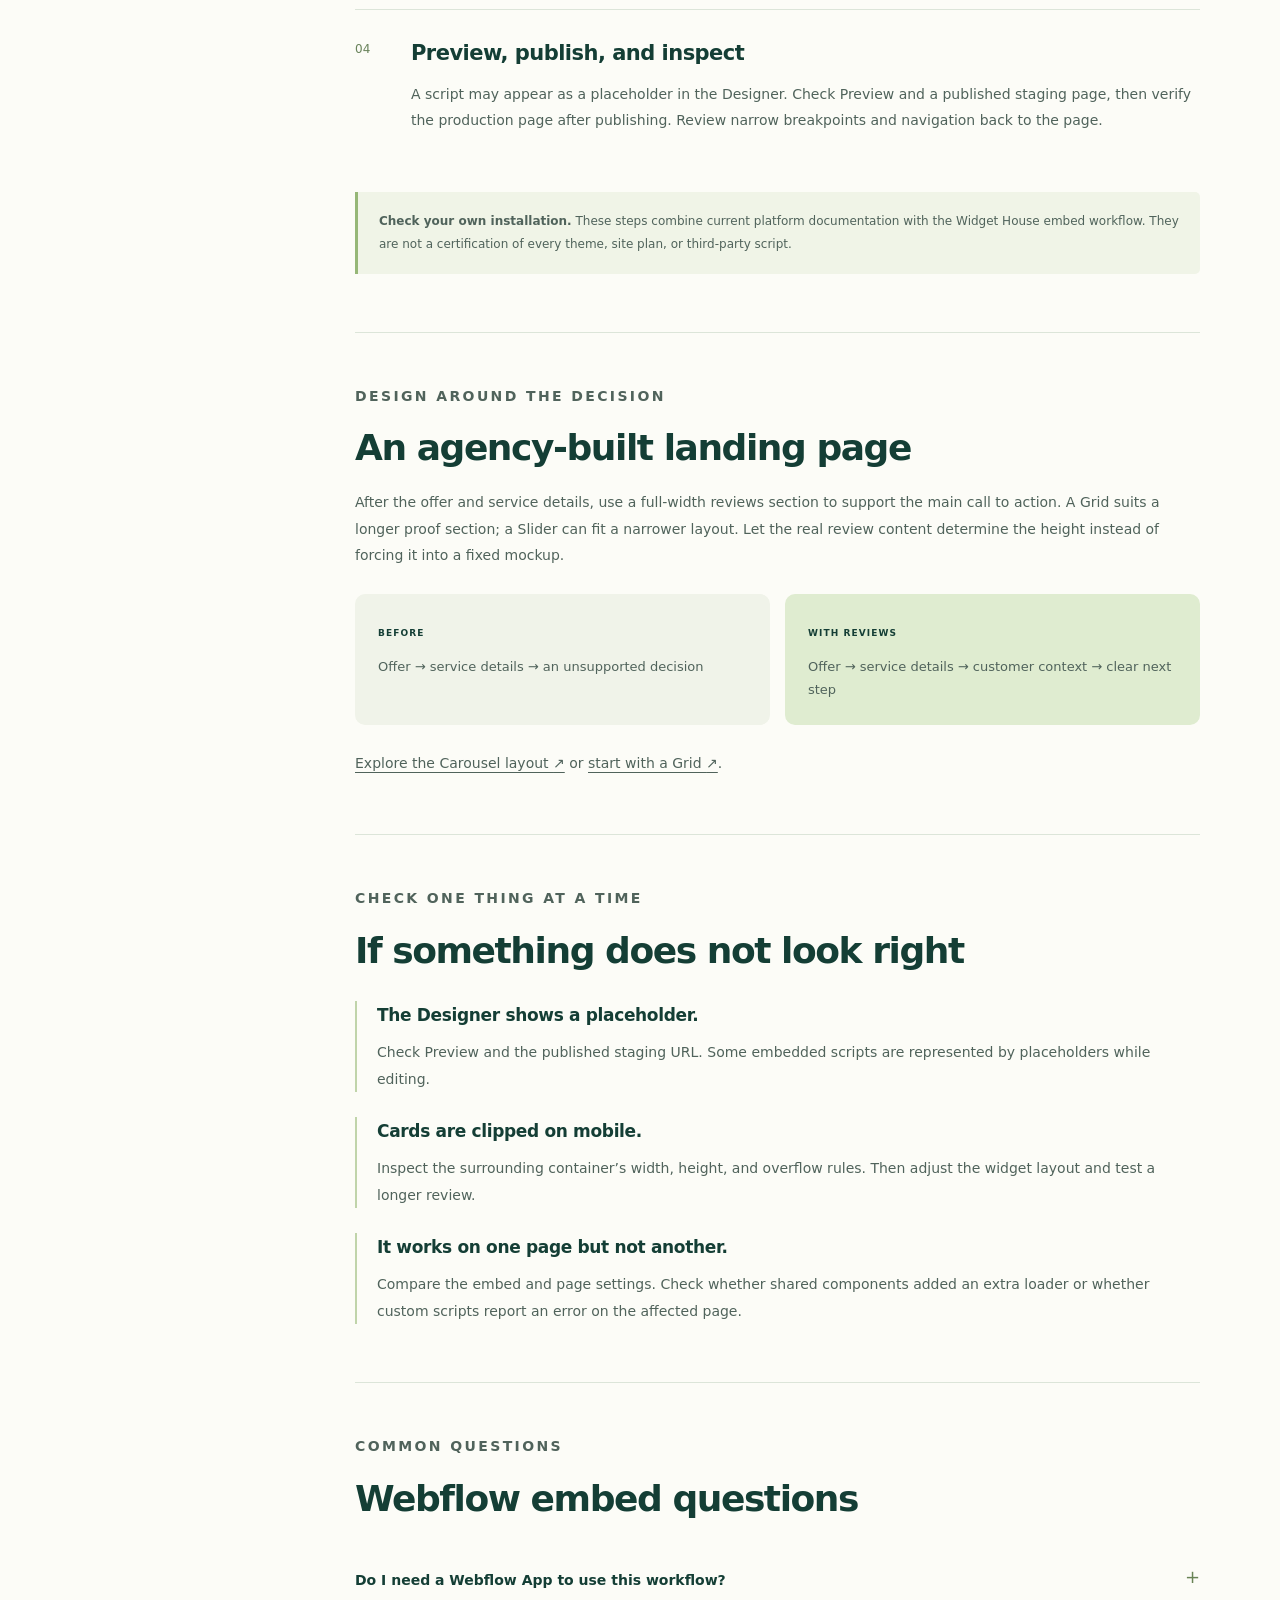
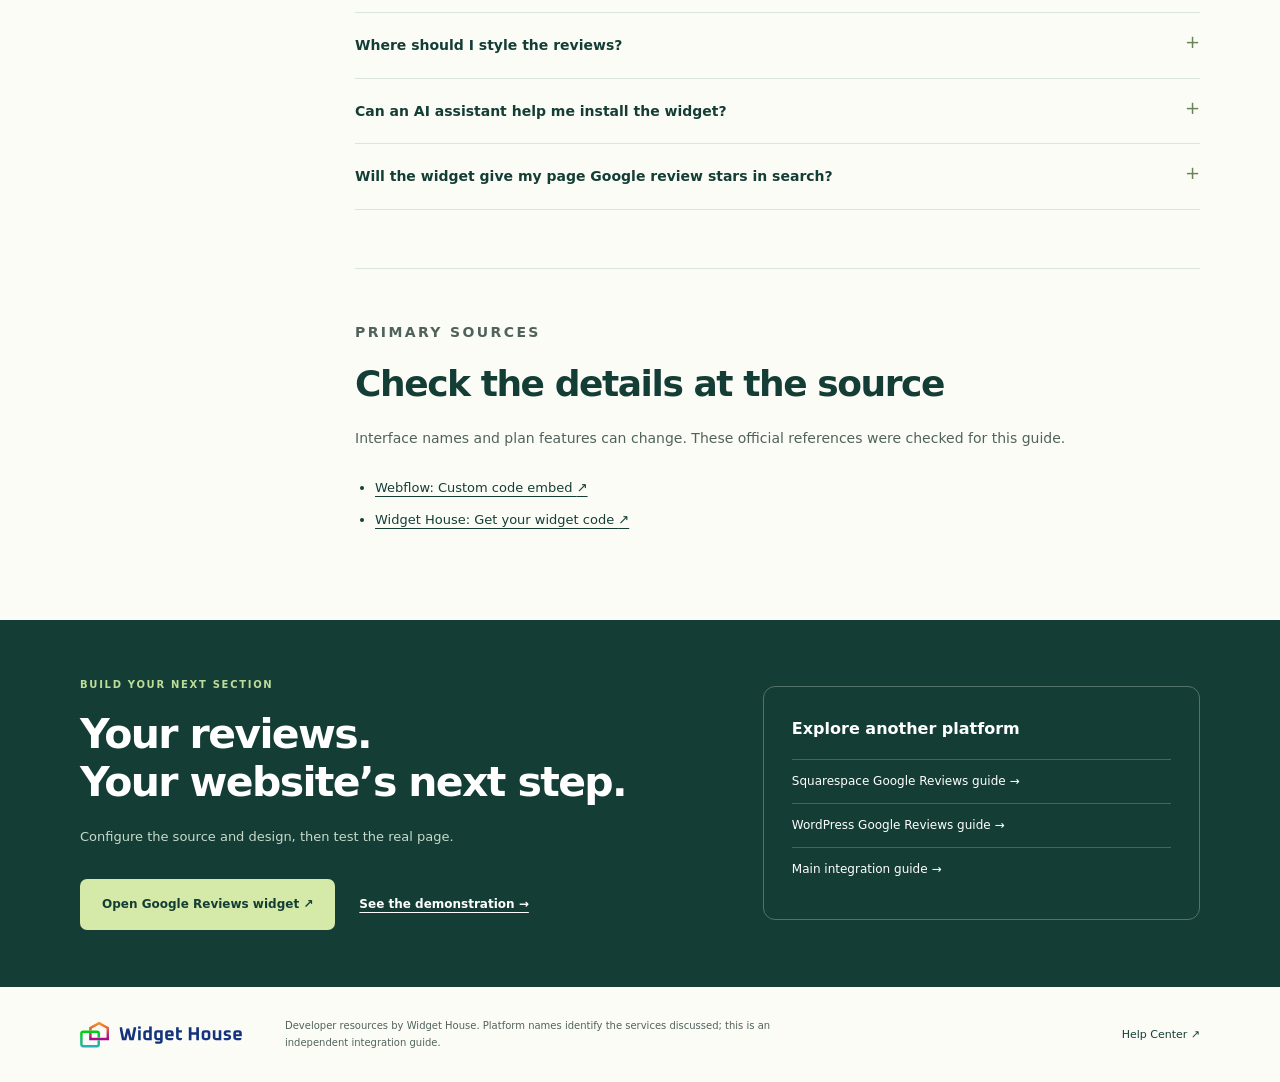
<file: webflow-google-reviews.html>
<!doctype html>
<html lang="en-US"><head><meta charset="utf-8"><meta name="viewport" content="width=device-width,initial-scale=1"><meta name="theme-color" content="#143e35"><title>Google Reviews Widget for Webflow: Code Embed Guide | Widget House</title><meta name="description" content="Place Widget House Google Reviews in Webflow with a Code Embed. Check custom-code access, responsive spacing, and the widget on a published staging page."><link rel="canonical" href="https://widget-house.github.io/google-reviews-widget/webflow-google-reviews.html"><link rel="icon" href="favicon.svg" type="image/svg+xml"><link rel="stylesheet" href="guides.css"><meta property="og:type" content="website"><meta property="og:locale" content="en_US"><meta property="og:site_name" content="Widget House"><meta property="og:title" content="Google Reviews Widget for Webflow: Code Embed Guide | Widget House"><meta property="og:description" content="Place Widget House Google Reviews in Webflow with a Code Embed. Check custom-code access, responsive spacing, and the widget on a published staging page."><meta property="og:url" content="https://widget-house.github.io/google-reviews-widget/webflow-google-reviews.html"><meta property="og:image" content="https://widget-house.github.io/google-reviews-widget/social-preview.png"><meta property="og:image:width" content="1200"><meta property="og:image:height" content="630"><meta property="og:image:alt" content="Widget House Google Reviews website integration guides"><meta name="twitter:card" content="summary_large_image"><script type="application/ld+json">{"@context":"https://schema.org","@graph":[{"@type":"WebPage","@id":"https://widget-house.github.io/google-reviews-widget/webflow-google-reviews.html#webpage","url":"https://widget-house.github.io/google-reviews-widget/webflow-google-reviews.html","name":"Google Reviews Widget for Webflow: Code Embed Guide | Widget House","description":"Place Widget House Google Reviews in Webflow with a Code Embed. Check custom-code access, responsive spacing, and the widget on a published staging page.","inLanguage":"en-US","dateModified":"2026-09-08","publisher":{"@type":"Organization","name":"Widget House","url":"https://widget-house.com/"}},{"@type":"BreadcrumbList","itemListElement":[{"@type":"ListItem","position":1,"name":"Google Reviews integration guide","item":"https://widget-house.github.io/google-reviews-widget/"},{"@type":"ListItem","position":2,"name":"Webflow integration","item":"https://widget-house.github.io/google-reviews-widget/webflow-google-reviews.html"}]}]}</script></head>
<body class="guide-webflow"><a class="skip" href="#main">Skip to content</a><header class="guide-header"><div class="wrap"><a href="./" aria-label="Widget House developer resources"><img src="logo.svg" width="196" height="40" alt="Widget House"></a><nav aria-label="Main navigation"><a href="./#platforms">All guides</a><a href="#steps">Install</a><a href="astra-6-review-demo.html">Review demo</a><a href="https://github.com/widget-house/google-reviews-widget">GitHub ↗</a></nav></div></header>
<main id="main"><section class="guide-hero wrap"><div><p class="breadcrumb"><a href="./">Google Reviews widgets</a><span aria-hidden="true"> / </span>Webflow</p><p class="eyebrow">THE CODE EMBED WORKFLOW</p><h1>Add a Google Reviews widget to Webflow.</h1><p class="lead">Make social proof part of the design, with space for real customer stories.</p><p class="intro">Place a Code Embed inside the section you designed for reviews, then insert your Widget House snippet. Webflow controls the surrounding layout; Widget House controls the review cards inside the widget.</p><div class="actions"><a class="button" href="#steps">Follow the steps <span aria-hidden="true">↓</span></a><a class="underlined" href="https://widget-house.com/google-reviews">Configure your widget ↗</a></div><p class="reviewed">Platform documentation reviewed September 8, 2026</p></div><aside class="workflow" aria-label="Webflow installation map"><div class="workflow-top"><span>Webflow</span><span>EMBED MAP / 03</span></div><div class="workflow-title">From your reviews.<br>Into your design.</div><ol><li><span>1</span>Add panel</li><li><span>2</span>Code Embed</li><li><span>3</span>Save & close</li><li><span>4</span>Published staging page</li></ol><div class="workflow-bottom"><span class="dot"></span>Use the exact code from your account</div></aside></section>
<div class="requirement-band"><div class="wrap requirement"><span class="eyebrow">BEFORE YOU START</span><p>Code Embed is available with an eligible Workspace plan—Core, Growth, Agency, or Freelancer—or an active Site plan. An embed supports up to 50,000 characters. Do not wrap the snippet in document-level html, head, or body tags. <a href="https://help.webflow.com/hc/en-us/articles/33961332238611-Custom-code-embed">Check the current platform requirements <span aria-hidden="true">↗</span></a></p></div></div>
<div class="wrap article-layout"><aside class="toc"><p class="eyebrow">ON THIS PAGE</p><a href="#steps">Installation steps</a><a href="#placement">Where reviews fit</a><a href="#troubleshooting">Troubleshooting</a><a href="#questions">Common questions</a><a href="#sources">Official references</a><span class="toc-number">03</span></aside><div class="article-body">
<section id="steps"><p class="eyebrow">THE PRACTICAL WORKFLOW</p><h2>How to add Google Reviews to Webflow</h2><p>Start with the <a href="https://widget-house.com/help/getting-started/get-widget-code">Widget House installation-code guide <span aria-hidden="true">↗</span></a>. Then follow the platform steps below.</p><ol class="guide-steps"><li><span class="step-counter">01</span><div><h3>Prepare a responsive review layout</h3><p>Choose the business and layout in Widget House. Publish the widget, open Install, and copy the generated code. Make a note of the expected business name so your launch check can verify the source.</p></div></li><li><span class="step-counter">02</span><div><h3>Build the surrounding section</h3><p>In Webflow, create a reviews section with a heading and a container that follows the page’s spacing. Avoid a fixed-height wrapper that could crop longer reviews or a changing number of cards.</p></div></li><li><span class="step-counter">03</span><div><h3>Insert the Code Embed</h3><p>Open the Add panel, choose Code Embed, paste the complete Widget House snippet, and select Save & close. Keep the generated embed intact and avoid adding a second document structure around it.</p></div></li><li><span class="step-counter">04</span><div><h3>Preview, publish, and inspect</h3><p>A script may appear as a placeholder in the Designer. Check Preview and a published staging page, then verify the production page after publishing. Review narrow breakpoints and navigation back to the page.</p></div></li></ol><p class="check-note"><strong>Check your own installation.</strong> These steps combine current platform documentation with the Widget House embed workflow. They are not a certification of every theme, site plan, or third-party script.</p></section>
<section id="placement" class="placement"><p class="eyebrow">DESIGN AROUND THE DECISION</p><h2>An agency-built landing page</h2><p>After the offer and service details, use a full-width reviews section to support the main call to action. A Grid suits a longer proof section; a Slider can fit a narrower layout. Let the real review content determine the height instead of forcing it into a fixed mockup.</p><div class="placement-pair"><div><span>BEFORE</span><p>Offer → service details → an unsupported decision</p></div><div><span>WITH REVIEWS</span><p>Offer → service details → customer context → clear next step</p></div></div><p><a href="https://widget-house.com/google-reviews/carousel?template=carousel">Explore the Carousel layout <span aria-hidden="true">↗</span></a> or <a href="https://widget-house.com/google-reviews/grid?template=grid">start with a Grid <span aria-hidden="true">↗</span></a>.</p></section>
<section id="troubleshooting"><p class="eyebrow">CHECK ONE THING AT A TIME</p><h2>If something does not look right</h2><div class="trouble-list"><article><h3>The Designer shows a placeholder.</h3><p>Check Preview and the published staging URL. Some embedded scripts are represented by placeholders while editing.</p></article><article><h3>Cards are clipped on mobile.</h3><p>Inspect the surrounding container’s width, height, and overflow rules. Then adjust the widget layout and test a longer review.</p></article><article><h3>It works on one page but not another.</h3><p>Compare the embed and page settings. Check whether shared components added an extra loader or whether custom scripts report an error on the affected page.</p></article></div></section>
<section id="questions"><p class="eyebrow">COMMON QUESTIONS</p><h2>Webflow embed questions</h2><details><summary>Do I need a Webflow App to use this workflow?</summary><p>This is a Code Embed workflow. It does not claim a native Widget House Webflow App or an approved marketplace listing.</p></details><details><summary>Where should I style the reviews?</summary><p>Use Webflow for the page section, spacing, and surrounding content. Use Widget House for the options exposed by its review editor. Verify both together on the public page.</p></details><details><summary>Can an AI assistant help me install the widget?</summary><p>Yes, if it has access to your project or supported website editor. Give it the complete snippet from your own account and this guide, then ask it to verify the rendered result. The <a href="./#ai-setup">AI setup prompt</a> provides a starting point.</p></details><details><summary>Will the widget give my page Google review stars in search?</summary><p>Do not assume that it will. Displaying reviews on a page and eligibility for search-result review features are separate matters. This guide does not promise rich results, higher rankings, or inclusion in AI answers. Read <a href="https://developers.google.com/search/docs/appearance/structured-data/review-snippet">Google’s review-snippet guidance</a> before adding review markup.</p></details></section>
<section id="sources"><p class="eyebrow">PRIMARY SOURCES</p><h2>Check the details at the source</h2><p>Interface names and plan features can change. These official references were checked for this guide.</p><ul class="sources"><li><a href="https://help.webflow.com/hc/en-us/articles/33961332238611-Custom-code-embed">Webflow: Custom code embed <span aria-hidden="true">↗</span></a></li><li><a href="https://widget-house.com/help/getting-started/get-widget-code">Widget House: Get your widget code <span aria-hidden="true">↗</span></a></li></ul></section>
</div></div>
<section class="next-section"><div class="wrap"><div><p class="eyebrow">BUILD YOUR NEXT SECTION</p><h2>Your reviews.<br>Your website’s next step.</h2><p>Configure the source and design, then test the real page.</p><div class="actions"><a class="button light" href="https://widget-house.com/google-reviews">Open Google Reviews widget ↗</a><a href="astra-6-review-demo.html">See the demonstration →</a></div></div><div class="related"><h3>Explore another platform</h3><a href="squarespace-google-reviews.html">Squarespace Google Reviews guide →</a><a href="wordpress-google-reviews.html">WordPress Google Reviews guide →</a><a href="./">Main integration guide →</a></div></div></section>
</main><footer class="guide-footer wrap"><a href="https://widget-house.com/"><img src="logo.svg" width="170" height="36" alt="Widget House"></a><p>Developer resources by Widget House. Platform names identify the services discussed; this is an independent integration guide.</p><a href="https://widget-house.com/help">Help Center ↗</a></footer></body></html>
</file>
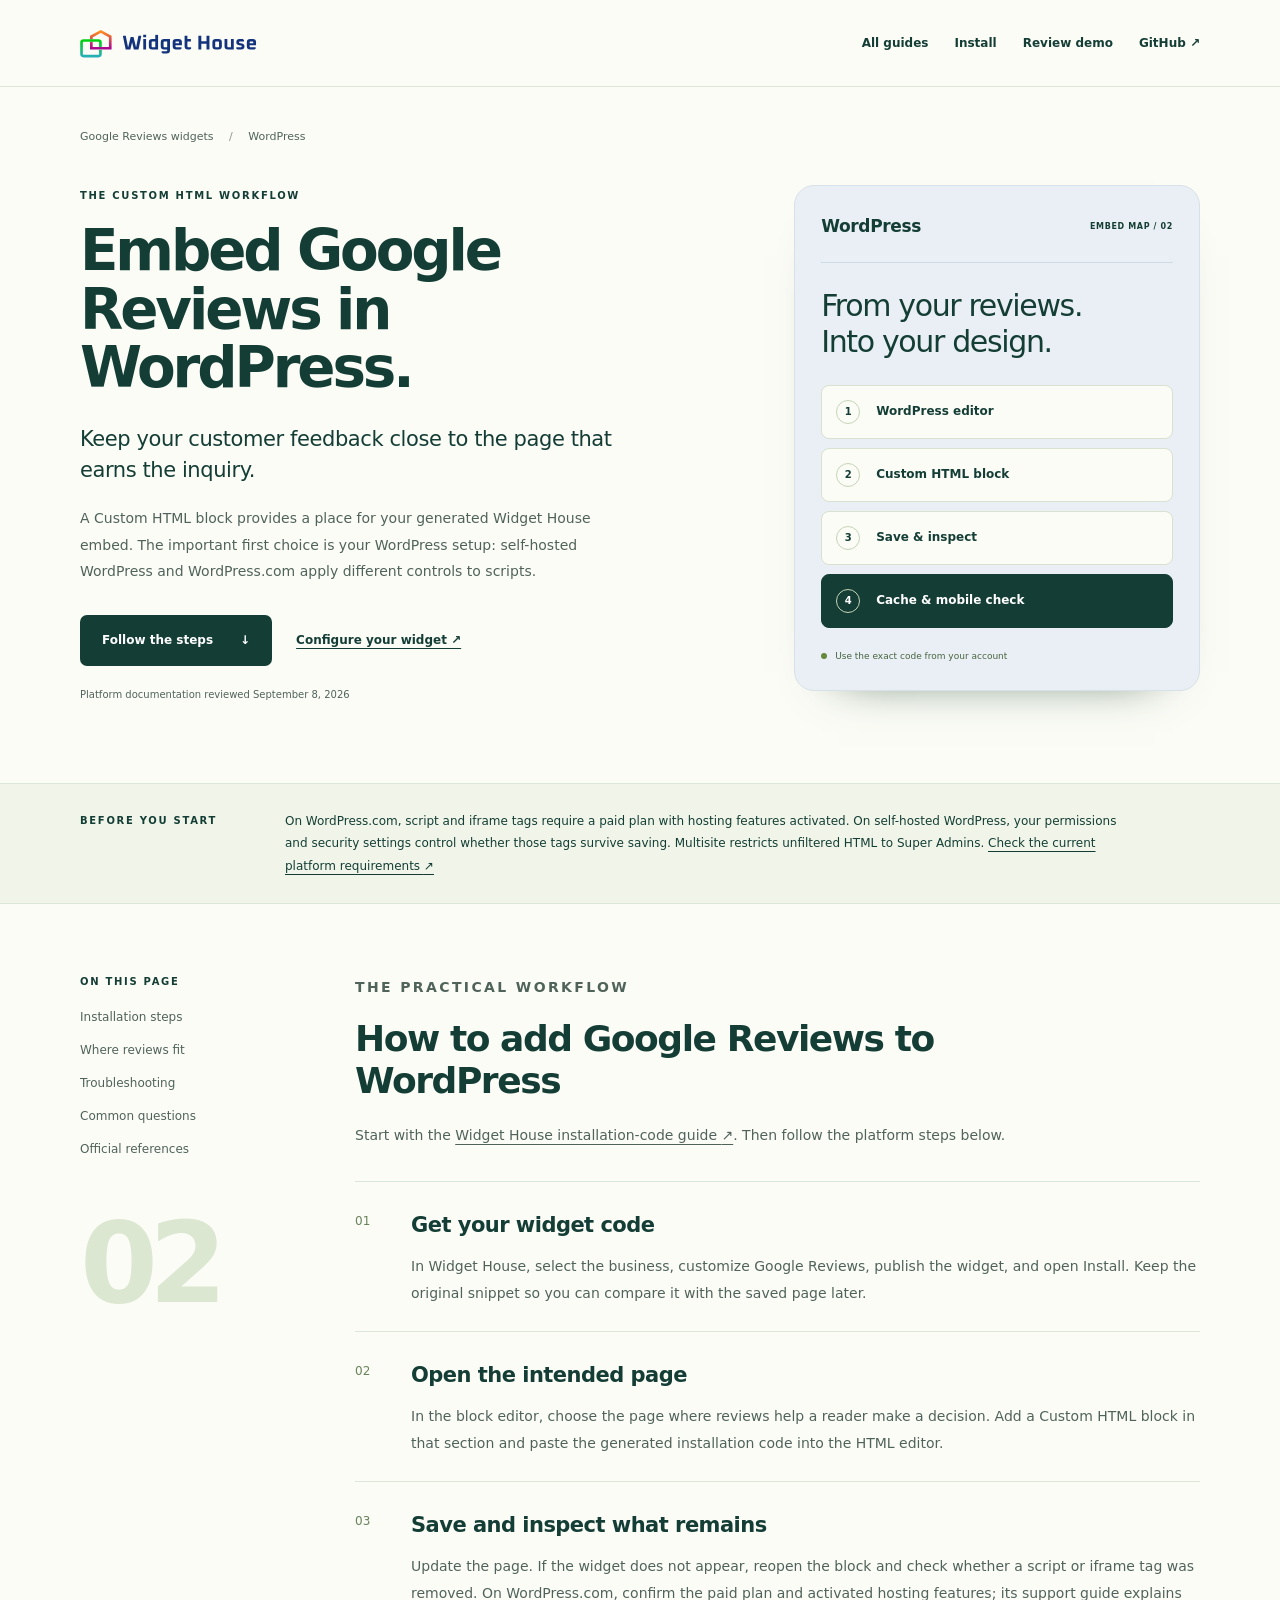
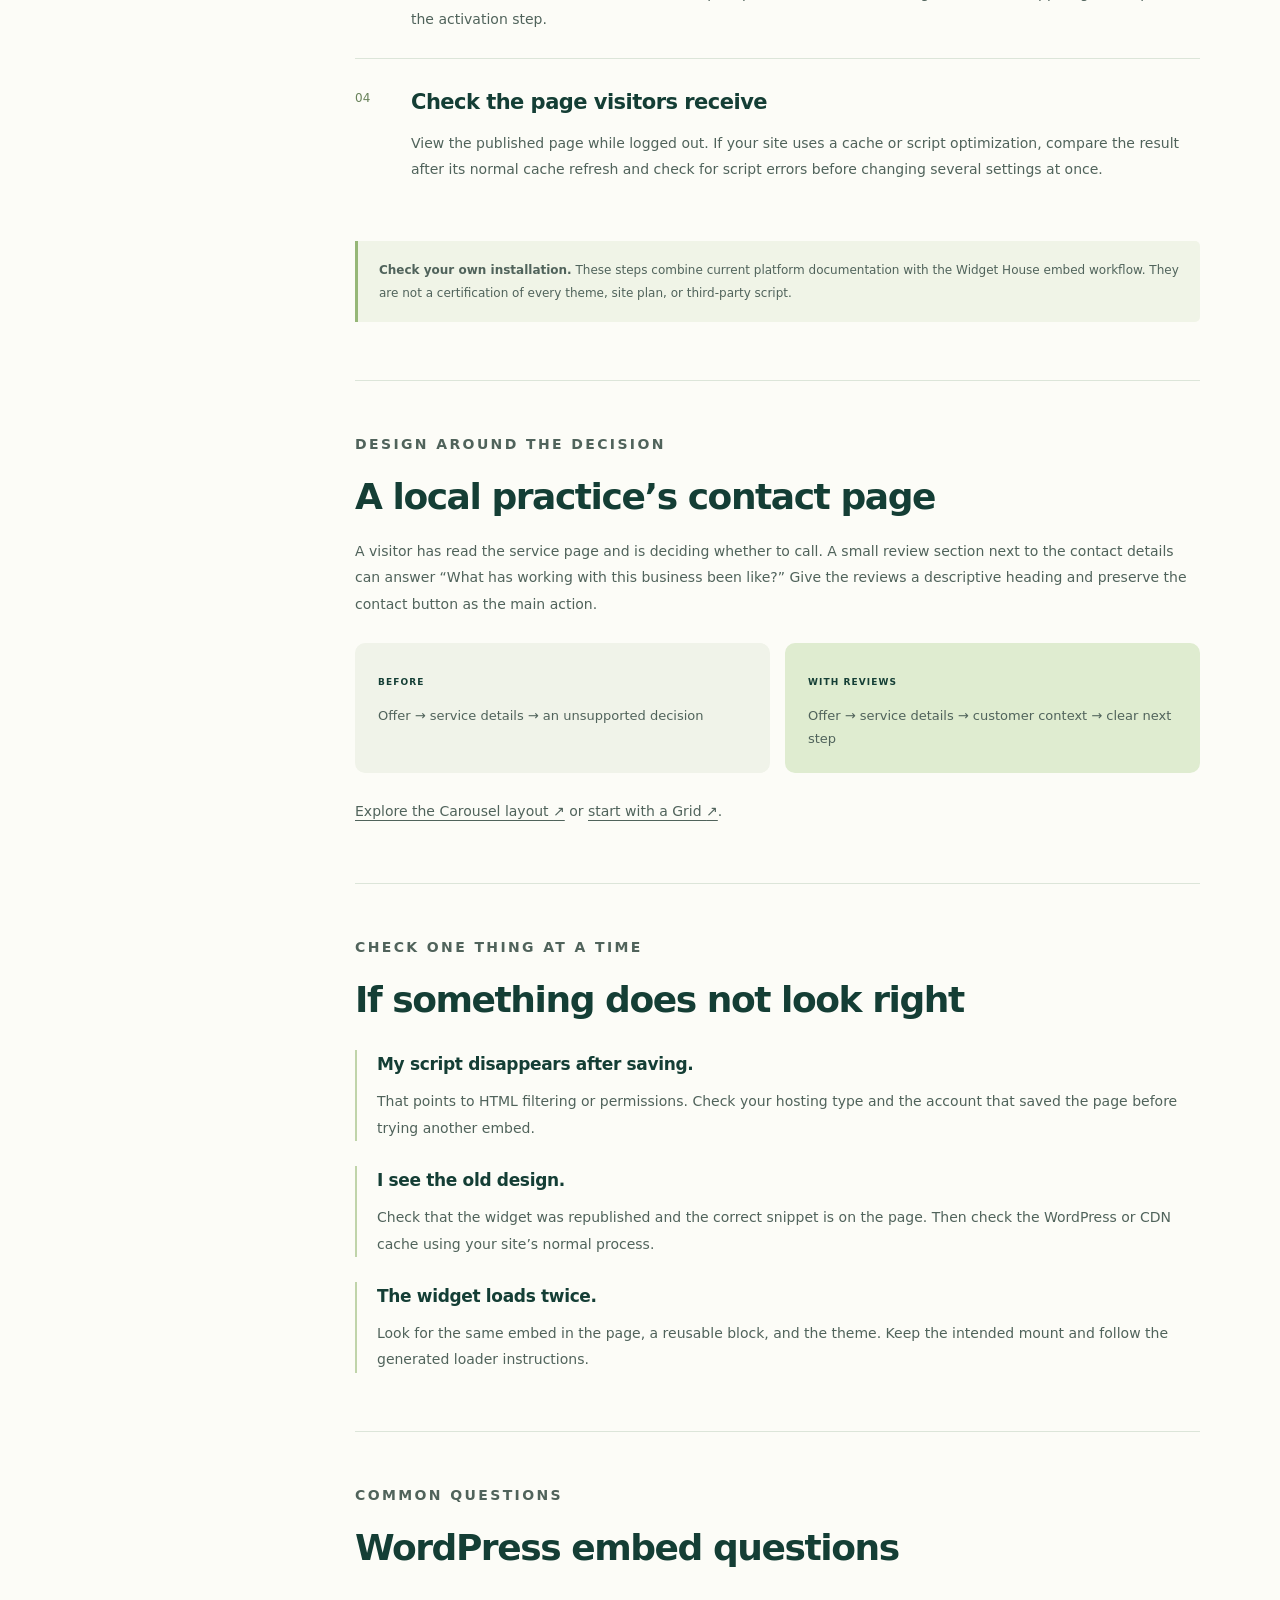
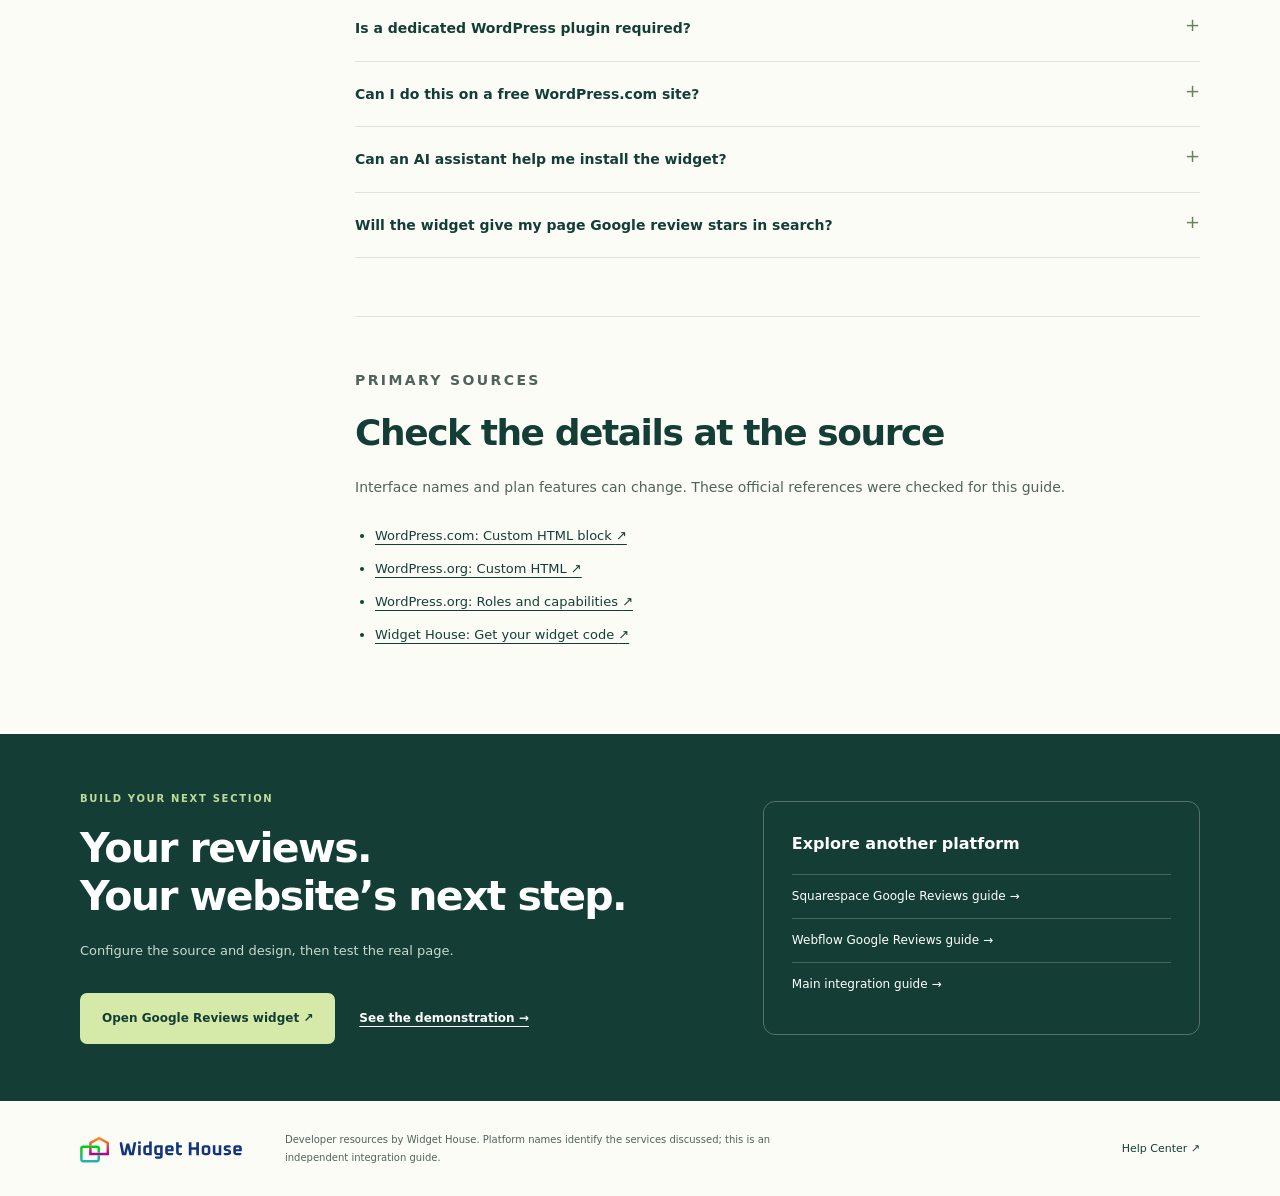
<file: wordpress-google-reviews.html>
<!doctype html>
<html lang="en-US"><head><meta charset="utf-8"><meta name="viewport" content="width=device-width,initial-scale=1"><meta name="theme-color" content="#143e35"><title>Google Reviews Widget for WordPress: Embed Guide | Widget House</title><meta name="description" content="Use a Custom HTML block to add Widget House Google Reviews to WordPress. Understand WordPress.com requirements, script permissions, and caching checks."><link rel="canonical" href="https://widget-house.github.io/google-reviews-widget/wordpress-google-reviews.html"><link rel="icon" href="favicon.svg" type="image/svg+xml"><link rel="stylesheet" href="guides.css"><meta property="og:type" content="website"><meta property="og:locale" content="en_US"><meta property="og:site_name" content="Widget House"><meta property="og:title" content="Google Reviews Widget for WordPress: Embed Guide | Widget House"><meta property="og:description" content="Use a Custom HTML block to add Widget House Google Reviews to WordPress. Understand WordPress.com requirements, script permissions, and caching checks."><meta property="og:url" content="https://widget-house.github.io/google-reviews-widget/wordpress-google-reviews.html"><meta property="og:image" content="https://widget-house.github.io/google-reviews-widget/social-preview.png"><meta property="og:image:width" content="1200"><meta property="og:image:height" content="630"><meta property="og:image:alt" content="Widget House Google Reviews website integration guides"><meta name="twitter:card" content="summary_large_image"><script type="application/ld+json">{"@context":"https://schema.org","@graph":[{"@type":"WebPage","@id":"https://widget-house.github.io/google-reviews-widget/wordpress-google-reviews.html#webpage","url":"https://widget-house.github.io/google-reviews-widget/wordpress-google-reviews.html","name":"Google Reviews Widget for WordPress: Embed Guide | Widget House","description":"Use a Custom HTML block to add Widget House Google Reviews to WordPress. Understand WordPress.com requirements, script permissions, and caching checks.","inLanguage":"en-US","dateModified":"2026-09-08","publisher":{"@type":"Organization","name":"Widget House","url":"https://widget-house.com/"}},{"@type":"BreadcrumbList","itemListElement":[{"@type":"ListItem","position":1,"name":"Google Reviews integration guide","item":"https://widget-house.github.io/google-reviews-widget/"},{"@type":"ListItem","position":2,"name":"WordPress integration","item":"https://widget-house.github.io/google-reviews-widget/wordpress-google-reviews.html"}]}]}</script></head>
<body class="guide-wordpress"><a class="skip" href="#main">Skip to content</a><header class="guide-header"><div class="wrap"><a href="./" aria-label="Widget House developer resources"><img src="logo.svg" width="196" height="40" alt="Widget House"></a><nav aria-label="Main navigation"><a href="./#platforms">All guides</a><a href="#steps">Install</a><a href="astra-6-review-demo.html">Review demo</a><a href="https://github.com/widget-house/google-reviews-widget">GitHub ↗</a></nav></div></header>
<main id="main"><section class="guide-hero wrap"><div><p class="breadcrumb"><a href="./">Google Reviews widgets</a><span aria-hidden="true"> / </span>WordPress</p><p class="eyebrow">THE CUSTOM HTML WORKFLOW</p><h1>Embed Google Reviews in WordPress.</h1><p class="lead">Keep your customer feedback close to the page that earns the inquiry.</p><p class="intro">A Custom HTML block provides a place for your generated Widget House embed. The important first choice is your WordPress setup: self-hosted WordPress and WordPress.com apply different controls to scripts.</p><div class="actions"><a class="button" href="#steps">Follow the steps <span aria-hidden="true">↓</span></a><a class="underlined" href="https://widget-house.com/google-reviews">Configure your widget ↗</a></div><p class="reviewed">Platform documentation reviewed September 8, 2026</p></div><aside class="workflow" aria-label="WordPress installation map"><div class="workflow-top"><span>WordPress</span><span>EMBED MAP / 02</span></div><div class="workflow-title">From your reviews.<br>Into your design.</div><ol><li><span>1</span>WordPress editor</li><li><span>2</span>Custom HTML block</li><li><span>3</span>Save & inspect</li><li><span>4</span>Cache & mobile check</li></ol><div class="workflow-bottom"><span class="dot"></span>Use the exact code from your account</div></aside></section>
<div class="requirement-band"><div class="wrap requirement"><span class="eyebrow">BEFORE YOU START</span><p>On WordPress.com, script and iframe tags require a paid plan with hosting features activated. On self-hosted WordPress, your permissions and security settings control whether those tags survive saving. Multisite restricts unfiltered HTML to Super Admins. <a href="https://wordpress.com/support/wordpress-editor/blocks/custom-html-block/">Check the current platform requirements <span aria-hidden="true">↗</span></a></p></div></div>
<div class="wrap article-layout"><aside class="toc"><p class="eyebrow">ON THIS PAGE</p><a href="#steps">Installation steps</a><a href="#placement">Where reviews fit</a><a href="#troubleshooting">Troubleshooting</a><a href="#questions">Common questions</a><a href="#sources">Official references</a><span class="toc-number">02</span></aside><div class="article-body">
<section id="steps"><p class="eyebrow">THE PRACTICAL WORKFLOW</p><h2>How to add Google Reviews to WordPress</h2><p>Start with the <a href="https://widget-house.com/help/getting-started/get-widget-code">Widget House installation-code guide <span aria-hidden="true">↗</span></a>. Then follow the platform steps below.</p><ol class="guide-steps"><li><span class="step-counter">01</span><div><h3>Get your widget code</h3><p>In Widget House, select the business, customize Google Reviews, publish the widget, and open Install. Keep the original snippet so you can compare it with the saved page later.</p></div></li><li><span class="step-counter">02</span><div><h3>Open the intended page</h3><p>In the block editor, choose the page where reviews help a reader make a decision. Add a Custom HTML block in that section and paste the generated installation code into the HTML editor.</p></div></li><li><span class="step-counter">03</span><div><h3>Save and inspect what remains</h3><p>Update the page. If the widget does not appear, reopen the block and check whether a script or iframe tag was removed. On WordPress.com, confirm the paid plan and activated hosting features; its support guide explains the activation step.</p></div></li><li><span class="step-counter">04</span><div><h3>Check the page visitors receive</h3><p>View the published page while logged out. If your site uses a cache or script optimization, compare the result after its normal cache refresh and check for script errors before changing several settings at once.</p></div></li></ol><p class="check-note"><strong>Check your own installation.</strong> These steps combine current platform documentation with the Widget House embed workflow. They are not a certification of every theme, site plan, or third-party script.</p></section>
<section id="placement" class="placement"><p class="eyebrow">DESIGN AROUND THE DECISION</p><h2>A local practice’s contact page</h2><p>A visitor has read the service page and is deciding whether to call. A small review section next to the contact details can answer “What has working with this business been like?” Give the reviews a descriptive heading and preserve the contact button as the main action.</p><div class="placement-pair"><div><span>BEFORE</span><p>Offer → service details → an unsupported decision</p></div><div><span>WITH REVIEWS</span><p>Offer → service details → customer context → clear next step</p></div></div><p><a href="https://widget-house.com/google-reviews/carousel?template=carousel">Explore the Carousel layout <span aria-hidden="true">↗</span></a> or <a href="https://widget-house.com/google-reviews/grid?template=grid">start with a Grid <span aria-hidden="true">↗</span></a>.</p></section>
<section id="troubleshooting"><p class="eyebrow">CHECK ONE THING AT A TIME</p><h2>If something does not look right</h2><div class="trouble-list"><article><h3>My script disappears after saving.</h3><p>That points to HTML filtering or permissions. Check your hosting type and the account that saved the page before trying another embed.</p></article><article><h3>I see the old design.</h3><p>Check that the widget was republished and the correct snippet is on the page. Then check the WordPress or CDN cache using your site’s normal process.</p></article><article><h3>The widget loads twice.</h3><p>Look for the same embed in the page, a reusable block, and the theme. Keep the intended mount and follow the generated loader instructions.</p></article></div></section>
<section id="questions"><p class="eyebrow">COMMON QUESTIONS</p><h2>WordPress embed questions</h2><details><summary>Is a dedicated WordPress plugin required?</summary><p>This workflow uses a supported HTML embed area. This repository does not contain a native WordPress plugin or claim a WordPress.org directory listing.</p></details><details><summary>Can I do this on a free WordPress.com site?</summary><p>A script-based or iframe embed needs the capabilities described in the current WordPress.com support guide. Its paid-plan and hosting-feature requirements differ from ordinary text and HTML blocks.</p></details><details><summary>Can an AI assistant help me install the widget?</summary><p>Yes, if it has access to your project or supported website editor. Give it the complete snippet from your own account and this guide, then ask it to verify the rendered result. The <a href="./#ai-setup">AI setup prompt</a> provides a starting point.</p></details><details><summary>Will the widget give my page Google review stars in search?</summary><p>Do not assume that it will. Displaying reviews on a page and eligibility for search-result review features are separate matters. This guide does not promise rich results, higher rankings, or inclusion in AI answers. Read <a href="https://developers.google.com/search/docs/appearance/structured-data/review-snippet">Google’s review-snippet guidance</a> before adding review markup.</p></details></section>
<section id="sources"><p class="eyebrow">PRIMARY SOURCES</p><h2>Check the details at the source</h2><p>Interface names and plan features can change. These official references were checked for this guide.</p><ul class="sources"><li><a href="https://wordpress.com/support/wordpress-editor/blocks/custom-html-block/">WordPress.com: Custom HTML block <span aria-hidden="true">↗</span></a></li><li><a href="https://wordpress.org/documentation/article/custom-html/">WordPress.org: Custom HTML <span aria-hidden="true">↗</span></a></li><li><a href="https://wordpress.org/documentation/article/roles-and-capabilities/">WordPress.org: Roles and capabilities <span aria-hidden="true">↗</span></a></li><li><a href="https://widget-house.com/help/getting-started/get-widget-code">Widget House: Get your widget code <span aria-hidden="true">↗</span></a></li></ul></section>
</div></div>
<section class="next-section"><div class="wrap"><div><p class="eyebrow">BUILD YOUR NEXT SECTION</p><h2>Your reviews.<br>Your website’s next step.</h2><p>Configure the source and design, then test the real page.</p><div class="actions"><a class="button light" href="https://widget-house.com/google-reviews">Open Google Reviews widget ↗</a><a href="astra-6-review-demo.html">See the demonstration →</a></div></div><div class="related"><h3>Explore another platform</h3><a href="squarespace-google-reviews.html">Squarespace Google Reviews guide →</a><a href="webflow-google-reviews.html">Webflow Google Reviews guide →</a><a href="./">Main integration guide →</a></div></div></section>
</main><footer class="guide-footer wrap"><a href="https://widget-house.com/"><img src="logo.svg" width="170" height="36" alt="Widget House"></a><p>Developer resources by Widget House. Platform names identify the services discussed; this is an independent integration guide.</p><a href="https://widget-house.com/help">Help Center ↗</a></footer></body></html>
</file>
<file: styles.css>
@charset "UTF-8";
:root{--ink:#163a32;--text:#243f38;--muted:#61716a;--cream:#f8f7f1;--pale:#eef2e9;--line:#dce3d8;--green:#20644f;--accent:#d8e9b2;--white:#fff;--radius:18px;--shell:1180px}
*{box-sizing:border-box}html{scroll-behavior:smooth;scroll-padding-top:100px}body{margin:0;color:var(--text);background:#fff;font-family:Inter,ui-sans-serif,system-ui,-apple-system,BlinkMacSystemFont,"Segoe UI",sans-serif;font-size:16px;line-height:1.6;-webkit-font-smoothing:antialiased}img{display:block;max-width:100%;height:auto}a{color:var(--green);text-underline-offset:4px}button,a{-webkit-tap-highlight-color:transparent}a:hover{text-decoration-thickness:2px}a:focus-visible,button:focus-visible,summary:focus-visible{outline:3px solid #3d8e75;outline-offset:5px}button{font:inherit}h1,h2,h3,p,figure{margin:0}h1,h2,h3{color:var(--ink);line-height:1.1;letter-spacing:-.045em}h2{font-size:clamp(32px,3.5vw,46px);font-weight:650}h3{letter-spacing:-.025em}p{overflow-wrap:break-word}.shell{width:min(var(--shell),calc(100% - 64px));margin-inline:auto}.section{padding-block:94px}.eyebrow{font-size:11px;letter-spacing:.16em;font-weight:750;line-height:1.5;color:var(--green);margin-bottom:21px}.skip-link{position:absolute;left:16px;top:-70px;background:var(--ink);color:#fff;z-index:10;padding:12px 18px;border-radius:8px}.skip-link:focus{top:12px}.site-header{position:sticky;top:0;background:rgba(255,255,255,.96);z-index:5;border-bottom:1px solid #e9ede6}.header-inner{height:85px;display:flex;align-items:center;justify-content:space-between;gap:30px}.brand{display:flex;align-items:center;gap:10px;color:var(--ink);text-decoration:none;font-size:19px;font-weight:720;letter-spacing:-.6px;line-height:1.15}.brand-label{display:block;font-size:10px;font-weight:500;letter-spacing:.03em;color:var(--muted);margin-top:4px}.header-inner nav{display:flex;align-items:center;gap:30px;font-size:13px;font-weight:600}.header-inner nav a{text-decoration:none;color:var(--text)}.header-inner nav a:hover{color:var(--green);text-decoration:underline}.nav-github{padding:9px 15px;border:1px solid var(--line);border-radius:7px}.nav-github span{margin-left:12px}.hero{display:grid;grid-template-columns:1.1fr 1fr;gap:64px;padding-block:80px 75px;align-items:center}.hero .eyebrow{display:flex;align-items:center;gap:8px}.status-dot{width:7px;height:7px;background:#649153;border-radius:50%;box-shadow:0 0 0 4px #ecf3e5}.hero h1{font-size:clamp(46px,5.2vw,66px);font-weight:660;line-height:1.04;max-width:570px}.hero h1 span{color:#608253}.hero-lead{font-size:20px;line-height:1.5;margin-top:27px;max-width:470px;font-weight:500;letter-spacing:-.3px}.hero-description{font-size:15px;line-height:1.8;color:var(--muted);margin-top:13px;max-width:460px}.button-row{display:flex;align-items:center;gap:25px;flex-wrap:wrap;margin-top:30px}.button{display:inline-flex;align-items:center;justify-content:center;gap:24px;padding:15px 20px;text-decoration:none;font-size:13px;font-weight:650;line-height:1.4;border-radius:7px}.button-primary{background:var(--ink);color:white;box-shadow:0 3px 0 #091d1622;transition:background .15s,transform .15s}.button-primary:hover{background:#215847;transform:translateY(-1px)}.text-link{font-size:13px;font-weight:650;text-decoration:none}.text-link:hover{text-decoration:underline}.text-link span{margin-left:8px}.hero-footnote{font-size:11px;color:var(--muted);margin-top:18px}.hero-visual{background:var(--pale);border:1px solid #e2e8d9;border-radius:22px;padding:22px 24px 0;position:relative;max-width:510px;width:100%;justify-self:end;overflow:hidden}.visual-label{display:flex;align-items:center;gap:6px;font-size:8px;font-weight:700;color:#56634e;letter-spacing:.09em;margin-bottom:22px}.tiny-dot{width:5px;height:5px;border-radius:50%;background:#718568}.visual-label-end{margin-left:auto;color:#7a8874}.site-sketch{background:#fff;border:1px solid #d8e2d2;border-radius:10px;box-shadow:0 16px 25px -20px #2b42396b;overflow:hidden;transform:rotate(-1.5deg)}.sketch-header{display:flex;align-items:center;gap:5px;font-size:10px;font-weight:650;border-bottom:1px solid #edf0e9;padding:14px 20px}.sketch-logo{width:11px;height:11px;border:3px solid var(--green);border-radius:3px}.sketch-nav{margin-left:auto;display:flex;gap:9px}.sketch-nav i{display:block;background:#e0e5de;width:22px;height:3px}.sketch-body{padding:26px 25px;background:linear-gradient(115deg,#fff 45%,#fbfcf8)}.sketch-overline{font-size:7px;font-weight:650;letter-spacing:.14em;color:#7b856e}.sketch-title{font-size:29px;font-weight:600;line-height:1.13;letter-spacing:-1.2px;margin-top:14px;color:#304336}.skeleton-lines{display:grid;gap:7px;margin-top:18px}.skeleton-lines i{width:65%;height:4px;background:#e9ede6;border-radius:4px}.skeleton-lines i:last-child{width:52%}.sketch-cta{display:inline-flex;gap:28px;font-size:8px;color:#fff;background:#3c624b;padding:8px 11px;border-radius:4px;margin-top:19px}.review-slot{margin:0 18px 19px;display:flex;align-items:center;justify-content:space-between;gap:8px;background:#f8f9f3;border:1px solid #e8edde;padding:15px 17px;border-radius:8px}.slot-caption{font-size:7px;letter-spacing:.1em;color:#596f4e;font-weight:650}.review-slot p{font-size:18px;line-height:1.3;color:#465642;font-weight:550;letter-spacing:-.5px;margin-top:7px}.review-slot img{width:132px}.review-slot figcaption{text-align:center;font-size:7px;color:#596b52;margin-top:3px}.visual-note{display:flex;align-items:center;justify-content:center;gap:13px;padding:24px 0;color:#516744}.note-icon{font-size:32px;font-weight:300;line-height:1;transform:rotate(-12deg)}.visual-note p{font-size:11px;line-height:1.5}.intro-strip{border-block:1px solid var(--line);background:#fafbf7}.strip-inner{display:flex;align-items:center;justify-content:space-between;gap:20px;min-height:72px;font-size:11px;color:var(--muted)}.strip-inner p{font-weight:750;color:var(--ink);font-size:13px}.strip-inner span[aria-hidden]{color:#98a890}.section-heading{display:grid;grid-template-columns:1fr 1fr;gap:110px;align-items:end;margin-bottom:44px}.section-heading>p{font-size:15px;color:var(--muted);max-width:460px;line-height:1.8;padding-bottom:4px}.steps{list-style:none;margin:0;padding:0;display:grid;grid-template-columns:repeat(4,1fr);gap:28px}.steps li{border-top:1px solid var(--line);padding-top:22px}.step-number{display:block;font-size:12px;font-weight:700;color:#59764c;margin-bottom:26px}.steps h3{font-size:19px;line-height:1.25;min-height:48px;margin-bottom:12px}.steps p{font-size:13px;line-height:1.85;color:var(--muted)}.steps a{color:var(--green)}.steps strong{color:var(--text);font-weight:600}.inline-note{margin-top:34px;display:flex;align-items:center;gap:13px;background:#f6f8f2;border:1px solid #e4eadd;border-radius:9px;padding:16px 20px}.note-symbol{width:20px;height:20px;flex-shrink:0;border:1px solid #9bab8e;border-radius:50%;color:#6b805c;font-size:12px;text-align:center;line-height:19px;font-family:Georgia,serif;font-weight:700}.inline-note p{font-size:12px;line-height:1.7;color:var(--muted)}.inline-note strong{color:var(--text);font-weight:650}.layout-section{background:var(--cream);border-block:1px solid #e9e9de}.layout-grid{display:grid;grid-template-columns:repeat(4,1fr);gap:18px}.layout-card{background:#fff;border:1px solid #e4e6db;border-radius:12px;overflow:hidden;display:flex;flex-direction:column}.layout-preview{height:182px;background:#edf1e7;display:flex;flex-direction:column;align-items:center;justify-content:center;gap:10px;border-bottom:1px solid #e8ecdf}.layout-card:nth-child(2) .layout-preview{background:#f3f1e8}.layout-card:nth-child(3) .layout-preview{background:#eaf0ed}.layout-card:nth-child(4) .layout-preview{background:#eeefea}.layout-preview img{width:132px;height:111px;object-fit:contain;filter:drop-shadow(0 4px 6px #24362115)}.layout-preview>span{font-size:9px;color:#67745d}.layout-content{padding:23px 21px;display:flex;flex-direction:column;flex:1}.card-kicker{font-size:8px;line-height:1.6;letter-spacing:.08em;font-weight:750;color:#5f7055;margin-bottom:11px}.layout-content h3{font-size:25px;font-weight:620;margin-bottom:11px}.layout-content>p:not(.card-kicker){font-size:12px;line-height:1.75;color:var(--muted);min-height:64px}.placement{padding-top:17px;border-top:1px solid #e9ede2;margin-top:15px;flex:1}.placement>span{font-size:10px;font-weight:700;color:var(--text)}.placement p{font-size:12px;color:var(--muted);line-height:1.75;margin-top:6px}.layout-content>a{display:flex;align-items:center;justify-content:space-between;font-size:12px;font-weight:650;margin-top:26px;text-decoration:none}.layout-content>a:hover{text-decoration:underline}.section-caption{font-size:11px;color:#65715e;margin-top:20px;max-width:920px}.ai-panel{background:var(--ink);padding:45px;display:grid;grid-template-columns:.88fr 1.12fr;gap:46px;border-radius:18px;color:#e0e8df}.ai-panel .eyebrow{color:#b1c793;font-size:10px}.ai-intro h2{color:#f5f8ed;font-size:38px;margin-bottom:22px}.ai-intro>p:not(.eyebrow){font-size:14px;line-height:1.8;color:#c1d0c5}.ai-intro>p.ai-detail{font-size:11px;line-height:1.8;margin-top:20px;color:#a6bcaf}.light-link{color:#d9e8bf;display:inline-block;font-size:12px;text-decoration:none;font-weight:600;margin-top:28px}.light-link:hover{text-decoration:underline}.prompt-box{background:#0d2a23;border:1px solid #466454;border-radius:10px;align-self:start;overflow:hidden}.prompt-top{display:flex;align-items:center;justify-content:space-between;gap:10px;border-bottom:1px solid #345244;padding:12px 17px}.prompt-top>span{font-size:8px;letter-spacing:.08em;color:#a6bfa6;font-weight:650}.prompt-top button{background:#274638;border:1px solid #49654e;border-radius:5px;font-size:10px;color:#e1eccf;padding:6px 9px;cursor:pointer;white-space:nowrap}.prompt-top button:hover{background:#385b47}.prompt-top button span{margin-left:5px}#setup-prompt{margin:0;white-space:pre-wrap;overflow-wrap:anywhere;font-family:ui-monospace,SFMono-Regular,Consolas,monospace;font-size:10px;line-height:1.85;padding:20px 20px 10px;color:#dbe6d6;tab-size:2}#copy-status{padding:0 20px 16px;font-size:10px;color:#a9c099;min-height:31px}.framework-grid{display:grid;grid-template-columns:repeat(3,1fr);gap:44px;padding-top:40px}.framework-label{font-size:9px;font-weight:750;letter-spacing:.07em;color:#637358}.framework-grid h3{font-size:18px;line-height:1.3;margin-top:11px;margin-bottom:12px}.framework-grid p{font-size:13px;line-height:1.85;color:var(--muted)}.launch-section{padding-top:0;display:grid;grid-template-columns:1fr 1fr;gap:90px;align-items:center}.launch-intro>p:not(.eyebrow){font-size:14px;color:var(--muted);line-height:1.9;margin-top:23px;max-width:440px}.launch-intro .text-link{display:inline-block;margin-top:25px}.launch-checklist{background:#f8faf5;border:1px solid #e4e9dc;padding:32px 33px;border-radius:12px}.launch-checklist h3{font-size:21px;margin-bottom:25px}.launch-checklist ul{list-style:none;padding:0;margin:0;display:grid;gap:20px}.launch-checklist li{display:flex;gap:13px}.launch-checklist li>span{display:flex;width:21px;height:21px;background:#e3ecd6;color:#526e39;border-radius:50%;align-items:center;justify-content:center;flex-shrink:0;font-size:11px;margin-top:2px}.launch-checklist strong{display:block;font-size:12px;font-weight:700}.launch-checklist p{font-size:12px;color:var(--muted);line-height:1.75;margin-top:3px}.faq-section{background:var(--cream);border-block:1px solid #e7e9df}.faq-inner{display:grid;grid-template-columns:.8fr 1.2fr;gap:90px}.faq-intro{font-size:12px;color:var(--muted);line-height:2;margin-top:27px}.faq-intro a{font-size:11px}.faqs details{border-top:1px solid #d9e0d1}.faqs details:last-child{border-bottom:1px solid #d9e0d1}.faqs summary{list-style:none;display:flex;align-items:center;justify-content:space-between;gap:20px;padding:20px 0;font-size:13px;font-weight:620;color:var(--ink);cursor:pointer}.faqs summary::-webkit-details-marker{display:none}.faqs summary>span{font-size:20px;font-weight:350;color:#719060;flex-shrink:0}.faqs details[open] summary>span{transform:rotate(45deg)}.faqs details>p{font-size:13px;color:var(--muted);line-height:1.9;padding:0 24px 22px 0}.closing{padding-block:73px;display:flex;align-items:center;justify-content:space-between;gap:48px}.closing h2{font-size:38px}.closing .eyebrow{font-size:10px}.closing p:not(.eyebrow){margin-top:20px;font-size:13px;color:var(--muted);line-height:1.8}.closing .button{flex-shrink:0}.site-footer{background:#f6f8f2;border-top:1px solid #e2e8d9}.footer-main{display:grid;grid-template-columns:1fr 1.3fr 1fr;gap:45px;padding-block:39px;align-items:start}.footer-main .brand{font-size:17px}.footer-main>p{font-size:11px;line-height:1.9;color:var(--muted)}.footer-links{display:flex;flex-direction:column;gap:7px;justify-self:end}.footer-links a{font-size:11px;color:#526951;text-decoration:none}.footer-links a:hover{text-decoration:underline}.footer-bottom{border-top:1px solid #dde4d5;display:flex;align-items:center;justify-content:space-between;gap:25px;padding-block:18px;color:#65765b;font-size:9px}.footer-bottom a{white-space:nowrap;text-decoration:none;font-size:10px}
@media(min-width:1500px){.hero{padding-block:94px}.hero h1{font-size:68px}}
@media(max-width:1050px){.hero{gap:35px}.hero h1{font-size:52px}.hero-visual{padding:18px 18px 0}.hero-lead{font-size:18px}.hero .button-row{gap:15px}.hero .button{padding:13px 15px;font-size:12px}.review-slot{padding:11px;margin-inline:12px}.review-slot p{font-size:15px}.review-slot img{width:110px}.sketch-title{font-size:26px}.section-heading{gap:55px}.layout-grid{gap:12px}.layout-content{padding:19px 15px}.ai-panel{padding:33px;gap:30px}.ai-intro h2{font-size:34px}.launch-section,.faq-inner{gap:50px}.footer-main{gap:25px}}
@media(max-width:800px){.shell{width:calc(100% - 40px)}.header-inner{height:76px;gap:16px}.header-inner nav{gap:18px;font-size:11px}.header-inner nav .nav-github{padding:7px 10px}.nav-github span{margin-left:5px}.brand{font-size:17px}.brand img{width:30px}.hero{grid-template-columns:1fr 1fr;gap:25px;padding-block:50px}.hero h1{font-size:43px}.hero-lead{font-size:17px;margin-top:23px}.hero-description{font-size:13px;line-height:1.85}.hero .eyebrow{font-size:9px;letter-spacing:.1em}.hero .button-row{margin-top:24px;align-items:flex-start;flex-direction:column}.hero-visual{padding:16px 14px 0}.visual-label{font-size:6px;margin-bottom:17px}.sketch-body{padding:22px 17px}.sketch-title{font-size:24px}.sketch-overline{font-size:6px}.review-slot p{font-size:13px}.slot-caption{font-size:6px}.review-slot img{width:94px}.review-slot figcaption{font-size:6px}.visual-note{padding-block:17px}.visual-note p{font-size:9px}.intro-strip{display:none}.section{padding-block:65px}.section-heading{gap:30px;align-items:center}.section-heading>p{font-size:13px;line-height:1.9}.steps{grid-template-columns:repeat(2,1fr);gap:30px}.steps h3{min-height:auto;font-size:20px}.step-number{margin-bottom:17px}.layout-grid{grid-template-columns:repeat(2,1fr);gap:20px}.layout-preview{height:175px}.layout-content{padding:24px}.layout-content>p:not(.card-kicker){min-height:0}.card-kicker{font-size:9px}.layout-content>p:not(.card-kicker),.placement p{font-size:13px}.ai-panel{grid-template-columns:1fr;gap:30px;padding:34px}.ai-intro h2{font-size:37px}.ai-intro>p:not(.eyebrow){max-width:540px}.ai-intro>p.ai-detail{max-width:540px}.prompt-top>span{font-size:9px}#setup-prompt{font-size:11px}.framework-grid{gap:24px}.framework-grid h3{font-size:17px}.framework-grid p{font-size:12px}.launch-section{padding-top:0;gap:30px}.launch-checklist{padding:25px}.launch-intro>p:not(.eyebrow){font-size:13px}.launch-checklist h3{font-size:19px}.faq-inner{gap:30px;grid-template-columns:.85fr 1.15fr}.faqs summary{font-size:12px}.closing{padding-block:58px;gap:30px}.closing h2{font-size:31px}.closing .button{max-width:235px;padding:15px}.footer-main{grid-template-columns:1fr 1fr}.footer-main>p{grid-row:2;grid-column:1/-1}.footer-links{grid-column:2;grid-row:1/3}.footer-bottom{font-size:8px}}
@media(max-width:600px){html{scroll-padding-top:110px}.shell{width:calc(100% - 40px)}.header-inner{height:auto;min-height:98px;flex-wrap:wrap;padding-block:14px;gap:12px}.brand{font-size:17px}.brand-label{font-size:9px}.brand img{width:29px;height:29px}.header-inner nav{width:100%;gap:0;justify-content:space-between;font-size:11px}.header-inner nav .nav-github{padding:0;border:0}.hero{grid-template-columns:1fr;padding-block:44px;gap:36px}.hero h1{font-size:48px;max-width:430px;line-height:1.06}.hero .eyebrow{font-size:9px;letter-spacing:.13em}.hero-lead{font-size:18px;max-width:340px}.hero-description{font-size:14px;max-width:420px;line-height:1.8}.hero .button-row{flex-direction:row;align-items:center;gap:17px}.hero .button{font-size:11px;padding:14px 15px;gap:14px}.hero .text-link{font-size:11px}.hero-footnote{font-size:10px;max-width:340px}.hero-visual{justify-self:stretch;max-width:none;padding:19px 20px 0}.visual-label{font-size:7px;margin-bottom:20px}.sketch-header{padding:13px 20px}.sketch-body{padding:25px}.sketch-title{font-size:30px}.sketch-overline{font-size:7px}.review-slot{padding:15px 18px;margin:0 17px 17px}.review-slot img{width:132px}.review-slot p{font-size:18px}.slot-caption{font-size:7px}.review-slot figcaption{font-size:7px}.visual-note{padding-block:20px}.visual-note p{font-size:10px}.section{padding-block:54px}.section-heading{grid-template-columns:1fr;gap:21px;margin-bottom:31px}.eyebrow{font-size:9px;margin-bottom:17px}.section-heading h2,h2{font-size:34px}.section-heading>p{font-size:14px;max-width:440px}.steps{grid-template-columns:1fr;gap:25px}.steps li{display:grid;grid-template-columns:35px 1fr;gap:0 12px;padding-top:21px}.step-number{grid-row:1/3;margin:0;padding-top:4px}.steps h3{font-size:20px;min-height:auto;margin-bottom:10px}.steps p{grid-column:2;font-size:13px}.inline-note{padding:17px 15px;align-items:flex-start;margin-top:28px;gap:10px}.note-symbol{margin-top:2px}.inline-note p{font-size:11px}.layout-grid{gap:15px}.layout-preview{height:151px;gap:7px}.layout-preview img{width:118px;height:99px}.layout-preview>span{font-size:8px}.layout-content{padding:17px 14px}.card-kicker{font-size:7px;min-height:23px;letter-spacing:.07em}.layout-content h3{font-size:23px}.layout-content>p:not(.card-kicker){font-size:12px;line-height:1.7;min-height:83px}.placement{padding-top:12px;margin-top:12px}.placement>span{font-size:9px}.placement p{font-size:11px;line-height:1.75}.layout-content>a{font-size:11px;margin-top:22px}.section-caption{font-size:10px;line-height:1.8}.ai-panel{padding:26px 20px;gap:28px;border-radius:13px}.ai-intro h2{font-size:32px}.ai-intro>p:not(.eyebrow){font-size:13px}.ai-intro>p.ai-detail{font-size:10px}.prompt-top{padding:11px 12px}.prompt-top>span{font-size:7px}.prompt-top button{font-size:9px;padding:6px 7px}.prompt-top button span{margin-left:2px}#setup-prompt{font-size:10px;line-height:1.85;padding:17px 14px 11px}#copy-status{padding:0 14px 14px;font-size:9px}.framework-grid{grid-template-columns:1fr;gap:25px;padding-top:30px}.framework-grid article{border-bottom:1px solid var(--line);padding-bottom:25px}.framework-grid article:last-child{border-bottom:0;padding-bottom:0}.framework-grid h3{font-size:20px;margin-top:8px}.framework-grid p{font-size:13px}.launch-section{grid-template-columns:1fr;padding-top:0;gap:28px}.launch-intro>p:not(.eyebrow){font-size:14px}.launch-checklist{padding:26px 22px}.launch-checklist h3{font-size:23px}.launch-checklist strong{font-size:12px}.launch-checklist p{font-size:12px}.faq-inner{grid-template-columns:1fr;gap:30px}.faq-intro{font-size:12px;margin-top:20px}.faq-intro a{font-size:12px}.faqs summary{font-size:13px;padding-block:19px;line-height:1.6}.faqs details>p{font-size:13px}.closing{flex-direction:column;align-items:flex-start;padding-block:51px;gap:25px}.closing h2{font-size:34px}.closing p:not(.eyebrow){font-size:13px}.closing .button{max-width:none}.footer-main{padding-block:30px;gap:23px;grid-template-columns:1fr}.footer-main>p{grid-column:1;grid-row:auto;font-size:11px}.footer-links{justify-self:start;grid-column:1;grid-row:auto;gap:10px}.footer-links a{font-size:12px}.footer-bottom{align-items:flex-start;font-size:9px;gap:18px;padding-block:20px}.footer-bottom p{max-width:220px}.footer-bottom a{font-size:9px}}
@media(prefers-reduced-motion:reduce){html{scroll-behavior:auto}.button-primary{transition:none}.button-primary:hover{transform:none}}

/* The brand lockup preserves the original icon and vector wordmark. */
.brand-authentic{flex-direction:column;align-items:flex-start;gap:3px}
.brand-authentic .brand-logo{width:194px;height:32px;max-width:none}
.brand-authentic .brand-label{margin:0 0 0 44px;font-size:9px;letter-spacing:.035em;color:#61716a}
.hero h1 span{background:linear-gradient(transparent 77%,#e4edda 77%,#e4edda 93%,transparent 93%);padding-right:5px}
.hero-visual{background:radial-gradient(ellipse at 100% 0%,#f6f8ed 0,transparent 62%),#eef2e9;box-shadow:0 14px 44px -36px #31463160}
.hero-visual::before{content:"";position:absolute;top:0;left:24px;right:24px;height:2px;background:linear-gradient(90deg,#269e8970,#8ba85c70,#dbbf7670);border-radius:2px}

/* Platform navigation is a separate resource, not a compatibility claim. */
.platform-section{background:linear-gradient(180deg,#fcfdf9 0%,#fff 100%);border-bottom:1px solid #e7ece1}
.platform-section .section{padding-block:70px}
.platform-section .section-heading{margin-bottom:31px;gap:80px}
.platform-section h2{font-size:39px}
.platform-section .section-heading>p{font-size:14px;line-height:1.85}
.platform-grid{display:grid;grid-template-columns:repeat(3,minmax(0,1fr));gap:20px}
.platform-card{display:flex;flex-direction:column;min-width:0;padding:27px;border:1px solid #dfe6d8;border-radius:13px;text-decoration:none;color:var(--text);background:#fff;box-shadow:0 3px 0 #203e2710;transition:border-color .18s,box-shadow .18s,transform .18s}
.platform-card:hover{border-color:#91ad85;box-shadow:0 12px 27px -20px #23493280;transform:translateY(-3px);text-decoration:none}
.platform-card-top{display:flex;align-items:center;justify-content:space-between;gap:13px;margin-bottom:25px}
.platform-symbol{display:flex;align-items:center;justify-content:center;flex:0 0 46px;width:46px;height:46px;border-radius:11px;color:#446d52;background:#edf3e6;border:1px solid #e1e9d7}
.platform-card:nth-child(2) .platform-symbol{background:#edf1f5;border-color:#e1e8ed;color:#456a79}
.platform-card:nth-child(3) .platform-symbol{background:#f0eef6;border-color:#e7e1ed;color:#73658a}
.platform-type{font-size:8px;font-weight:700;line-height:1.65;letter-spacing:.07em;color:#68785f;text-align:right}
.platform-card h3{font-size:28px;letter-spacing:-.045em;font-weight:630;margin-bottom:13px}
.platform-card>p{font-size:13px;line-height:1.85;color:var(--muted);max-width:290px;flex:1}
.platform-link{display:flex;align-items:center;justify-content:space-between;gap:15px;border-top:1px solid #e7ece1;padding-top:18px;margin-top:25px;font-size:12px;font-weight:650;color:var(--green)}
.platform-link>span{font-size:18px;font-weight:400;line-height:1}
.demo-resource{display:flex;align-items:center;gap:25px;background:#f5f7ef;border:1px solid #e4e9db;border-radius:10px;padding:22px 26px;margin-top:23px}
.demo-resource-label{display:flex;align-items:center;gap:7px;flex-shrink:0;font-size:8px;font-weight:750;letter-spacing:.08em;color:#65774f;border:1px solid #dbe5ca;background:#edf2e4;padding:7px 9px;border-radius:5px}
.demo-indicator{width:5px;height:5px;border-radius:50%;background:#819858}
.demo-resource-copy{flex:1;min-width:0}
.demo-resource-copy h3{font-size:17px;letter-spacing:-.02em;line-height:1.4;font-weight:650;margin-bottom:3px}
.demo-resource-copy p{font-size:12px;color:var(--muted);line-height:1.8}
.demo-resource>a{display:inline-flex;align-items:center;justify-content:space-between;gap:26px;flex-shrink:0;font-size:12px;font-weight:650;text-decoration:none;line-height:1.6;padding-block:8px}
.demo-resource>a:hover{text-decoration:underline}
.demo-resource>a>span{font-size:17px;font-weight:450}
@media(max-width:1050px){
  .header-inner nav{gap:24px}
  .platform-card{padding:23px}
  .platform-card-top{gap:10px}
  .platform-type{font-size:7px}
  .platform-link{font-size:11px}
  .demo-resource{gap:20px}
}
@media(max-width:800px){
  .brand-authentic .brand-logo{width:175px;height:auto}
  .brand-authentic .brand-label{margin-left:40px;font-size:8px}
  .header-inner nav{gap:17px}
  .platform-section .section{padding-block:56px}
  .platform-section .section-heading{gap:35px}
  .platform-section h2{font-size:34px}
  .platform-grid{gap:13px}
  .platform-card{padding:20px 18px}
  .platform-card-top{align-items:flex-start;flex-direction:column;gap:11px;margin-bottom:20px}
  .platform-type{text-align:left;min-height:23px;font-size:7px}
  .platform-card h3{font-size:25px}
  .platform-card>p{font-size:12px}
  .platform-link{font-size:10px;gap:9px}
  .demo-resource{padding:21px;gap:19px}
  .demo-resource-label{font-size:7px}
  .demo-resource-copy h3{font-size:16px}
  .demo-resource-copy p{font-size:11px}
  .demo-resource>a{gap:13px;font-size:11px}
}
@media(max-width:600px){
  .brand-authentic .brand-logo{width:174px;height:auto}
  .brand-authentic .brand-label{margin-left:40px;font-size:8px}
  .header-inner nav{gap:0;font-size:10px}
  .platform-section .section{padding-block:44px 48px}
  .platform-section .section-heading{gap:18px;margin-bottom:26px}
  .platform-section .section-heading>p{font-size:13px}
  .platform-section h2{font-size:34px}
  .platform-grid{grid-template-columns:1fr;gap:15px}
  .platform-card{padding:24px}
  .platform-card-top{align-items:center;flex-direction:row;margin-bottom:22px}
  .platform-type{font-size:8px;min-height:0;text-align:right}
  .platform-symbol{width:44px;height:44px;flex-basis:44px}
  .platform-card h3{font-size:28px;margin-bottom:12px}
  .platform-card>p{max-width:none;font-size:13px}
  .platform-link{font-size:12px;padding-top:16px;margin-top:23px}
  .demo-resource{display:grid;grid-template-columns:1fr;gap:14px;padding:22px;margin-top:20px}
  .demo-resource-label{justify-self:start;font-size:8px}
  .demo-resource-copy h3{font-size:19px;margin-bottom:6px}
  .demo-resource-copy p{font-size:12px}
  .demo-resource>a{justify-self:start;gap:29px;font-size:12px;padding-block:3px}
  .footer-main .brand-authentic .brand-logo{width:182px;height:auto}
}
@media(prefers-reduced-motion:reduce){.platform-card{transition:none}.platform-card:hover{transform:none}}

.related-reading{padding-bottom:76px}
.reading-card{display:flex;align-items:flex-start;gap:26px;padding:31px 34px;border:1px solid #e3e7db;border-left:3px solid #80996b;border-radius:0 12px 12px 0;background:#fafbf6}
.reading-mark{display:flex;align-items:center;justify-content:center;flex:0 0 58px;width:58px;height:58px;background:#edf2e4;border:1px solid #e1e8d6;border-radius:12px;color:#597547;margin-top:3px}
.reading-copy{flex:1;min-width:0}
.reading-copy .eyebrow{font-size:9px;margin-bottom:12px}
.reading-copy h2{font-size:25px;line-height:1.35;letter-spacing:-.025em;max-width:850px}
.reading-copy h2 a{color:var(--ink);text-decoration:none}
.reading-copy h2 a:hover{text-decoration:underline}
.reading-copy h2 a span{font-size:20px;margin-left:9px;color:#67875b;font-weight:400;white-space:nowrap}
.reading-copy>p:not(.eyebrow){font-size:13px;line-height:1.85;color:var(--muted);margin-top:11px}
.reading-copy>p.reading-byline{font-size:10px;color:#617453;margin-top:14px;letter-spacing:.01em}
.reading-byline>span{margin-inline:7px}
@media(max-width:800px){.related-reading{padding-bottom:57px}.reading-card{padding:27px;gap:21px}.reading-copy h2{font-size:23px}.reading-copy>p:not(.eyebrow){font-size:12px}.reading-copy>p.reading-byline{font-size:10px}}
@media(max-width:600px){.related-reading{padding-bottom:49px}.reading-card{padding:23px 22px;gap:17px;flex-direction:column}.reading-mark{width:46px;height:46px;flex-basis:46px;border-radius:10px}.reading-mark svg{width:28px;height:28px}.reading-copy h2{font-size:23px;line-height:1.4}.reading-copy h2 a span{font-size:18px}.reading-copy>p:not(.eyebrow){font-size:12px}.reading-copy>p.reading-byline{font-size:10px;line-height:1.8}}
</file>
<file: astra-demo.css>
@charset "UTF-8";
:root{color-scheme:dark;--ink:#090d19;--panel:#11182a;--line:rgba(255,255,255,.13);--text:#f1f4fc;--muted:#a3b0c9;--blue:#a8bbff;--mint:#b6ecd9;--cobalt:#4265f5;--max:1200px;font-family:Inter,"Segoe UI",Arial,sans-serif;font-synthesis:none;text-rendering:optimizeLegibility;-webkit-font-smoothing:antialiased}
*{box-sizing:border-box}html{scroll-behavior:smooth;scroll-padding-top:100px}body{margin:0;background:var(--ink);color:var(--text)}a{color:inherit;text-underline-offset:.22em;text-decoration-thickness:1px}button,input{font:inherit}img{max-width:100%;height:auto}::selection{background:#b6ecd9;color:#090d19}.shell{width:min(var(--max),calc(100% - 80px));margin-inline:auto}.section{padding-block:100px}.skip-link{position:absolute;left:20px;top:-70px;background:var(--mint);color:var(--ink);padding:14px;z-index:20}.skip-link:focus{top:12px}:focus-visible{outline:3px solid var(--mint);outline-offset:5px}p{line-height:1.7;margin:0 0 18px}h1,h2,h3{margin:0;font-weight:500;letter-spacing:-.06em}h2{font-size:clamp(32px,4.2vw,54px);line-height:1.11}h3{font-size:32px;line-height:1.12}.muted{color:var(--muted)}.eyebrow{font-size:10px;font-weight:700;line-height:1.5;letter-spacing:.16em;color:var(--mint);margin:0 0 25px}.site-header{border-bottom:1px solid var(--line);position:relative;z-index:4}.header-inner{min-height:99px;display:flex;align-items:center;justify-content:space-between;gap:30px}.brand{display:flex;align-items:center;gap:17px;text-decoration:none}.logo-tile{display:inline-flex;background:#fff;border-radius:6px;padding:9px 12px}.logo-tile img{width:151px;height:25px;display:block}.brand-caption{font-size:8px;letter-spacing:.15em;line-height:1.6;color:var(--muted);max-width:65px}nav{display:flex;gap:27px;align-items:center}nav a{font-size:12px;text-decoration:none;white-space:nowrap;color:#d0d8e7}nav a:hover,.text-link:hover,.source-link:hover{color:var(--mint)}.nav-guide{border-left:1px solid var(--line);padding-left:27px}.nav-guide span{margin-left:9px}.hero{display:grid;grid-template-columns:1.05fr 1fr;gap:20px;min-height:730px;padding-block:93px 92px;align-items:center}.hero-copy{position:relative;z-index:2}.hero .eyebrow{display:flex;align-items:center;gap:10px;font-size:9px}.status-dot{display:inline-block;width:6px;height:6px;border-radius:50%;background:var(--mint);box-shadow:0 0 16px #a5f8cf}.eyebrow-separator{color:#758198;margin:0 4px}.hero h1{font-size:clamp(55px,6.3vw,82px);line-height:1.025;letter-spacing:-.07em}.hero h1 span{color:#a8bbff}.hero-lead{font-size:20px;line-height:1.5;color:#e2e8f5;margin-top:28px;letter-spacing:-.025em}.hero-description{font-size:14px;max-width:460px;color:var(--muted);margin-bottom:29px}.button-row{display:flex;align-items:center;gap:25px}.button{display:inline-flex;align-items:center;justify-content:center;gap:24px;padding:17px 20px;border-radius:5px;font-size:12px;font-weight:650;text-decoration:none;line-height:1.3;transition:background .2s,transform .2s}.button-primary{background:var(--mint);color:#0b2d23;box-shadow:0 3px 0 rgba(255,255,255,.07)}.button-primary:hover{background:#d7faec;transform:translateY(-2px)}.text-link{font-size:12px;font-weight:550;text-decoration:none;line-height:1.5}.text-link span{margin-left:9px}.hero-note{font-size:10px;color:#8191ae;margin:22px 0 0;max-width:445px}.hero-art{position:relative;min-height:525px;isolation:isolate;overflow:hidden;border:1px solid rgba(173,193,255,.1);border-radius:14px;background:radial-gradient(ellipse at 62% 47%,rgba(59,78,186,.22),transparent 55%),linear-gradient(140deg,#10182b 0%,#0b0f1d 65%)}.art-grid{position:absolute;inset:0;background-image:linear-gradient(rgba(139,162,222,.035) 1px,transparent 1px),linear-gradient(90deg,rgba(139,162,222,.035) 1px,transparent 1px);background-size:32px 32px;mask-image:radial-gradient(ellipse,black,transparent 85%)}.art-kicker,.art-footer{position:absolute;left:25px;right:25px;display:flex;justify-content:space-between;align-items:center;font-family:Consolas,monospace;font-size:8px;letter-spacing:.08em;color:#798ba9}.art-kicker{top:25px}.art-kicker span{font-size:7px;color:#647591}.art-footer{bottom:24px;border-top:1px solid rgba(141,159,202,.11);padding-top:18px}.art-cross{font-size:22px;font-weight:200}.astra-core{position:absolute;left:50%;top:50%;width:215px;height:255px;transform:translate(-50%,-50%);display:flex;flex-direction:column;align-items:center;justify-content:center;background:radial-gradient(ellipse at 48% 60%,rgba(64,98,245,.5),transparent 68%);filter:drop-shadow(0 0 36px rgba(86,113,255,.24))}.core-top{font-size:13px;letter-spacing:.35em;margin-left:.35em;color:#cbdbff}.core-number{font-size:187px;letter-spacing:-.1em;line-height:.99;margin-left:-.1em;color:#e9efff;font-weight:350;text-shadow:1px 1px 0 #718bea,0 4px 40px #687bde80}.core-bottom{font-size:9px;letter-spacing:.45em;color:#b6c7f5;margin-top:16px;margin-left:.45em}.orbital{position:absolute;left:50%;top:50%;border:1px solid rgba(126,157,255,.24);border-radius:50%;width:390px;height:220px;transform:translate(-50%,-50%) rotate(-36deg)}.orbital-one{box-shadow:0 0 25px rgba(100,153,251,.035)}.orbital-two{width:440px;height:315px;transform:translate(-50%,-50%) rotate(34deg);border-color:rgba(141,184,190,.14)}.orbital-three{width:322px;height:322px;transform:translate(-50%,-50%) rotate(0);border-style:dashed;border-color:rgba(179,208,232,.11)}.orbital-one:after{content:"";position:absolute;left:17px;top:49px;width:7px;height:7px;border-radius:50%;background:var(--mint);box-shadow:0 0 25px #b6ecd9}.orbit-label{position:absolute;z-index:3;display:flex;align-items:center;gap:10px;border:1px solid #33415f;background:linear-gradient(120deg,#1c2940,#142036);padding:13px 15px;border-radius:7px;box-shadow:0 8px 28px #02050c70}.orbit-label strong{display:block;font-size:12px;font-weight:500;margin-top:5px;color:#e2eaff}.orbit-step{font-size:6px;letter-spacing:.15em;color:#a6b6d2}.orbit-icon{font-family:Arial,sans-serif;font-size:21px;font-weight:300;color:#a9c1ff;line-height:1}.orbit-brief{top:108px;left:22px;transform:rotate(-5deg)}.orbit-build{bottom:133px;right:18px;transform:rotate(5deg)}.orbit-review{bottom:64px;left:41px;transform:rotate(-3deg);border-color:#355b56}.orbit-review .orbit-icon{color:var(--mint)}.signal-strip{border-block:1px solid var(--line)}.signal-inner{min-height:78px;display:flex;align-items:center;justify-content:space-between;gap:15px}.signal-inner>span{font-size:8px;font-weight:700;letter-spacing:.14em;color:#8190ad}.signal-inner p{font-size:11px;margin:0;color:#c7d2e8}.signal-inner i{width:3px;height:3px;background:#71829e;border-radius:50%}.signal-inner a{font-size:10px;text-decoration:none;color:var(--mint)}.signal-inner a span{margin-left:8px}.model-intro{display:grid;grid-template-columns:1fr 1fr;gap:70px;border-bottom:1px solid var(--line)}.intro-copy{padding-top:35px;font-size:14px;color:#b5c1d6}.intro-copy a{color:#d7e4ff}.editorial-tag{padding-left:17px;border-left:2px solid var(--mint);font-size:12px;color:#95b6b0;margin-top:26px}.section-heading{display:flex;gap:60px;justify-content:space-between;align-items:flex-end;margin-bottom:45px}.section-heading>p{font-size:13px;line-height:1.8;color:var(--muted);width:345px;margin:0 0 2px}.notes-grid{display:grid;grid-template-columns:1fr 1fr;gap:24px}.note-card{border:1px solid var(--line);background:var(--panel);border-radius:10px;overflow:hidden;position:relative}.note-topline{display:flex;align-items:center;justify-content:space-between;position:absolute;z-index:2;top:24px;left:28px;right:28px}.note-number{font-family:Consolas,monospace;font-size:11px;color:#a7bce3}.source-label{font-size:7px;color:#a9bdd7;letter-spacing:.13em}.note-art{height:219px;position:relative;overflow:hidden}.game-art{background:radial-gradient(ellipse at 48% 100%,#214277 0%,transparent 66%),linear-gradient(135deg,#111827,#10213e)}.planet{position:absolute;top:58px;left:50%;margin-left:-70px;width:140px;height:140px;border-radius:50%;background:radial-gradient(circle at 35% 28%,#d6f8ee 0%,#72b2bc 15%,#477a9c 38%,#223c74 66%,#0c1123 85%);box-shadow:-9px -9px 42px #95dfed24,inset 1px 2px 9px #d2f5ed40}.planet-ring{position:absolute;top:97px;left:50%;width:239px;height:59px;border:9px solid #788fbb40;border-top:2px solid #b8dff3b3;border-bottom:13px solid #53698780;transform:translateX(-50%) rotate(-23deg);border-radius:50%}.moon{position:absolute;left:24%;top:76px;width:14px;height:14px;border-radius:50%;background:linear-gradient(140deg,#bbd8cb,#344962)}.star{position:absolute;color:#b6ecd980;font-family:monospace;font-size:16px}.star-a{right:17%;top:89px}.star-b{left:17%;bottom:31px;font-size:9px}.space-art{background:radial-gradient(ellipse at 60% 75%,#354451,transparent 60%),linear-gradient(135deg,#1b252e,#141c2a)}.room-grid{position:absolute;width:270px;height:170px;left:50%;top:97px;transform:translateX(-50%) rotate(-30deg) skewX(30deg);background-image:linear-gradient(#bbdeca18 1px,transparent 1px),linear-gradient(90deg,#bbdeca18 1px,transparent 1px);background-size:30px 30px;opacity:.5}.room-wall{position:absolute;left:29%;top:68px;width:168px;height:130px;border:1px solid #b4c9c541;background:linear-gradient(135deg,#738d8760,#36444f30);transform:skewY(-12deg)}.room-window{position:absolute;left:47%;top:63px;width:92px;height:125px;border:1px solid #d4eed666;background:linear-gradient(135deg,#95bea44d,transparent);transform:skewY(12deg);box-shadow:inset -25px 0 35px #090d1930}.room-plinth{position:absolute;left:32%;top:158px;width:100px;height:31px;background:linear-gradient(0deg,#57777466,#7c9d9155);transform:skewY(-12deg);border-top:1px solid #c4e5d366}.room-light{position:absolute;left:49%;top:44px;width:1px;height:150px;background:#bce1bb;box-shadow:0 0 35px 8px #bce1bb24}.note-body{padding:29px 32px 28px}.note-body .eyebrow{font-size:8px;margin-bottom:14px}.note-body>p:not(.eyebrow):not(.source-credit){color:#adbdd5;font-size:13px;margin:18px 0 23px}.takeaway{padding-top:18px;border-top:1px solid var(--line);margin-bottom:21px}.takeaway>span{font-size:8px;letter-spacing:.14em;color:var(--mint);font-weight:600}.takeaway p{font-size:12px;line-height:1.7;color:#c1cce0;margin:8px 0 0}.source-link{font-size:11px;text-decoration:none;color:#c0d1ff}.source-link span{margin-left:8px}.note-body .source-credit{font-size:9px;margin:11px 0 0;color:#8092af}.provenance-note{font-size:11px;line-height:1.8;color:#7f91af;max-width:790px;margin:22px 0 0}.workflow-section{background:#101624;border-block:1px solid var(--line)}.workflow-list{padding:0;margin:0;list-style:none}.workflow-list li{display:flex;gap:35px;padding:31px 0;border-top:1px solid var(--line);align-items:start}.workflow-list li:last-child{border-bottom:1px solid var(--line)}.workflow-number{font-family:Consolas,monospace;font-size:11px;color:var(--mint);padding-top:5px;min-width:40px}.workflow-list h3{font-size:23px;letter-spacing:-.035em}.workflow-list p{font-size:13px;color:#9eaec7;max-width:750px;margin:10px 0 0}.workflow-list a{color:#d3e0f6}.workflow-art{margin-left:auto;font-size:26px;color:#8598bb;min-width:44px;line-height:1.2;text-align:center}.review-section{background:#f4f6fa;color:#15243b;scroll-margin-top:0}.review-section .eyebrow{color:#4066af}.review-section .section-heading>p{color:#5e6d82}.review-context{display:flex;gap:15px;align-items:center;background:#e8edf6;border:1px solid #d7dfec;padding:20px 23px;border-radius:8px;margin-bottom:24px}.review-context strong{font-size:14px;font-weight:600;letter-spacing:-.01em}.review-context p{font-size:11px;line-height:1.6;margin:6px 0 0;color:#5e6e85}.review-context-icon{color:#4265b9;font-size:25px}.live-source-label{font-size:8px;letter-spacing:.12em;color:#47628e;margin-left:auto;white-space:nowrap}.widget-stage{background:#fff;border:1px solid #d8e0ed;border-radius:9px;overflow:hidden;box-shadow:0 18px 45px #2742640a}.widget-stage-bar{padding:15px 22px;border-bottom:1px solid #e6ebf3;display:flex;align-items:center;gap:9px;background:#fcfdff;color:#7a899f;font-size:8px;letter-spacing:.12em}.stage-dot{height:5px;width:5px;background:#648576;border-radius:50%}.stage-corner{margin-left:auto;font-size:14px}#astra-widget-mount{min-height:340px;padding:24px;overflow:visible;max-width:100%}#astra-widget-mount:empty:before{content:"The business review widget will appear here when its live embed is connected.";display:block;max-width:410px;margin:110px auto;font-size:14px;line-height:1.7;text-align:center;color:#738197}.review-links{display:flex;justify-content:space-between;align-items:start;gap:30px;margin-top:22px}.review-links p{font-size:11px;color:#68758a;max-width:440px;margin:0}.review-links a{font-size:11px;color:#365baa}.review-links a:hover{color:#0c347e}.review-section :focus-visible{outline-color:#4765b8}.check-section{display:grid;grid-template-columns:.85fr 1.15fr;gap:90px}.check-intro{color:var(--muted);font-size:13px;max-width:300px;margin:25px 0}.check-section .text-link{color:var(--blue)}.checklist{padding:0;margin:0;border:0;min-width:0}.checklist legend{position:absolute;width:1px;height:1px;overflow:hidden;clip:rect(0,0,0,0);white-space:nowrap}.checklist label{display:flex;gap:17px;padding:23px 0;border-bottom:1px solid var(--line);cursor:pointer}.checklist label:first-of-type{border-top:1px solid var(--line)}.checklist input{width:19px;height:19px;flex:0 0 19px;margin:2px 0 0;accent-color:var(--mint);cursor:pointer}.checklist strong{display:block;font-size:14px;font-weight:500;color:#e5edfa}.checklist small{display:block;font-size:11px;line-height:1.7;color:#90a3c1;margin-top:5px}.checklist input:checked+span strong{color:var(--mint)}.checklist input:checked+span small{color:#b0c8c0}.faq-section{border-top:1px solid var(--line);padding-top:75px}.faq-list{border-top:1px solid var(--line)}details{border-bottom:1px solid var(--line)}summary{display:flex;gap:24px;align-items:center;justify-content:space-between;list-style:none;padding:24px 0;font-size:15px;cursor:pointer;color:#dce5f5}summary::-webkit-details-marker{display:none}summary span{font-size:23px;line-height:1;font-weight:300;color:#8da6d3;transition:transform .2s}details[open] summary span{transform:rotate(45deg)}details p{font-size:13px;max-width:880px;color:var(--muted);padding-bottom:22px;margin:0}details p a{color:#b9cdfa}.closing{padding:59px 55px;border:1px solid #5779a650;background:radial-gradient(ellipse at 100% 100%,#27437166,transparent 60%),linear-gradient(120deg,#1a283f,#132036);display:flex;justify-content:space-between;gap:40px;align-items:center;border-radius:11px;margin-bottom:70px;position:relative;overflow:hidden}.closing .eyebrow{font-size:8px}.closing h2{font-size:43px}.closing h2 span{color:var(--blue)}.closing p:not(.eyebrow){font-size:12px;color:#a4b6d2;max-width:370px;margin:22px 0 0}.closing-actions{display:flex;flex-direction:column;align-items:center;gap:23px;flex:0 0 auto}.closing-actions .button{font-size:11px}.closing-actions .text-link{font-size:11px;color:#b5c9f0}.site-footer{padding-bottom:33px;display:grid;grid-template-columns:1fr auto;gap:24px;border-top:1px solid var(--line);padding-top:31px}.footer-brand{font-size:18px;font-weight:600;letter-spacing:-.03em;text-decoration:none}.footer-brand span{font-size:12px;color:var(--mint);padding-left:4px}.site-footer>div>p{font-size:10px;color:#788cab;margin:9px 0 0}.footer-links{display:flex;gap:25px;align-items:center}.footer-links a{font-size:10px;color:#94a7c7;text-decoration:none}.footer-links a:hover{color:var(--mint)}.footer-note{grid-column:1/-1;font-size:9px!important;color:#7385a2;margin:0;padding-top:20px;border-top:1px solid var(--line);max-width:none}
@media(min-width:1440px){.hero{gap:65px}.hero-art{min-height:555px}}@media(max-width:1050px){.shell{width:calc(100% - 54px)}.brand-caption{display:none}.hero{gap:22px;padding-block:72px;min-height:auto}.hero-art{min-height:475px}.hero h1{font-size:64px}.hero-lead{font-size:18px}.button-row{align-items:flex-start;flex-direction:column;gap:21px}.orbit-brief{left:11px}.orbit-build{right:8px}.orbit-review{left:20px}.orbital-two{width:380px}.section{padding-block:80px}.model-intro{gap:45px}.section-heading{gap:40px}.section-heading>p{width:300px}.check-section{gap:50px}.closing{padding:42px}.closing h2{font-size:36px}}
@media(max-width:760px){.shell{width:calc(100% - 40px)}.header-inner{min-height:80px;gap:12px}.logo-tile{padding:7px 9px}.logo-tile img{width:126px;height:auto}nav{gap:15px}.nav-guide{border:0;padding:0}nav a{font-size:10px}nav a:first-child{display:none}.nav-guide span{margin-left:3px}.hero{grid-template-columns:1fr;padding-block:55px 40px;gap:39px}.hero h1{font-size:clamp(54px,10vw,72px);max-width:580px}.hero h1 br:last-child{display:none}.hero-description{font-size:13px;max-width:470px}.hero-lead{font-size:19px}.button-row{flex-direction:row;align-items:center;gap:24px}.hero-note{font-size:9px;max-width:380px}.hero-art{min-height:475px;width:100%;max-width:575px;justify-self:center}.orbit-brief{left:28px}.orbit-build{right:28px}.orbit-review{left:55px}.signal-inner{flex-wrap:wrap;justify-content:flex-start;gap:13px;min-height:91px;padding-block:17px}.signal-inner>span{width:100%;font-size:7px}.signal-inner p{font-size:9px}.signal-inner a{font-size:9px;margin-left:auto}.signal-inner i{width:2px;height:2px}.model-intro{grid-template-columns:1fr;gap:24px}.intro-copy{padding:0;font-size:13px;max-width:550px}.section{padding-block:65px}.eyebrow{font-size:8px;margin-bottom:20px}h2{font-size:39px}.section-heading{display:block;margin-bottom:29px}.section-heading>p{width:auto;max-width:510px;margin-top:22px;font-size:12px}.notes-grid{gap:18px}.note-topline{left:20px;right:20px}.source-label{font-size:6px}.note-art{height:190px}.planet{width:115px;height:115px;top:58px;margin-left:-57px}.planet-ring{width:184px;height:51px}.moon{left:14%;top:85px}.star-a{right:11%}.note-body{padding:24px 21px}.note-body h3{font-size:28px}.note-body>p:not(.eyebrow):not(.source-credit){font-size:12px}.takeaway p{font-size:11px}.source-link{font-size:10px}.room-wall{left:22%;width:136px;height:120px}.room-window{left:45%;width:75px;height:114px}.room-light{left:50%;height:138px}.room-plinth{left:25%;top:153px;width:85px}.workflow-list li{gap:15px;padding:26px 0}.workflow-number{min-width:25px;font-size:9px}.workflow-list h3{font-size:20px}.workflow-list p{font-size:12px}.workflow-art{font-size:21px;min-width:28px}.review-context{padding:17px;gap:13px;flex-wrap:wrap}.review-context strong{font-size:12px}.review-context p{font-size:10px}.review-context-icon{display:none}.live-source-label{margin-left:0;font-size:7px}.review-links{display:block}.review-links a{display:inline-block;margin-top:15px}.check-section{grid-template-columns:1fr;gap:36px}.check-intro{max-width:480px;font-size:12px}.checklist label{padding:19px 0}.checklist strong{font-size:13px}.faq-section{padding-top:55px}summary{font-size:13px;line-height:1.5}details p{font-size:12px}.closing{flex-direction:column;align-items:flex-start;padding:34px 29px;gap:29px;margin-bottom:45px}.closing h2{font-size:35px}.closing-actions{align-items:flex-start;gap:21px}.closing p:not(.eyebrow){font-size:12px;max-width:470px}.site-footer{grid-template-columns:1fr;gap:21px}.footer-links{flex-wrap:wrap;gap:21px}.footer-note{font-size:8px!important;line-height:1.7;padding-top:17px}.footer-brand{font-size:17px}}
@media(max-width:480px){.hero .eyebrow{font-size:7px;gap:7px}.hero{padding-top:45px}.hero h1{font-size:54px}.hero h1 br:last-child{display:block}.hero-lead{font-size:18px}.hero-art{min-height:420px}.hero-description{font-size:12px}.hero-note{font-size:9px;line-height:1.6}.button-row{gap:19px}.button{font-size:10px;padding:16px 15px;gap:16px}.button-row .text-link{font-size:10px;max-width:120px}.hero-art .art-kicker{left:20px;right:20px;font-size:6px}.art-kicker span{font-size:6px}.astra-core{width:190px;height:240px}.core-number{font-size:156px}.core-top{font-size:10px}.core-bottom{font-size:7px}.orbital-one{width:300px;height:179px}.orbital-two{width:344px;height:250px}.orbital-three{width:275px;height:275px}.orbit-label{padding:10px 11px;gap:8px}.orbit-label strong{font-size:10px}.orbit-icon{font-size:17px}.orbit-step{font-size:5px}.orbit-brief{left:15px;top:95px}.orbit-build{right:12px;bottom:115px}.orbit-review{left:26px;bottom:54px}.art-footer{bottom:19px;font-size:6px;left:20px;right:20px}.signal-inner p{font-size:8px}.signal-inner{gap:8px}.signal-inner a{font-size:8px}.notes-grid{grid-template-columns:1fr}.note-art{height:203px}.note-body{padding:27px}.note-body h3{font-size:31px}.note-body>p:not(.eyebrow):not(.source-credit){font-size:13px}.note-body .eyebrow{font-size:8px}.takeaway p{font-size:12px}.source-link{font-size:11px}.planet{width:133px;height:133px;margin-left:-66px}.planet-ring{width:229px;height:61px}.room-wall{left:29%;width:155px}.room-window{left:48%;width:80px}.room-plinth{left:33%}.provenance-note{font-size:10px}.section{padding-block:56px}h2{font-size:35px}.workflow-art{display:none}.workflow-list h3{font-size:20px;letter-spacing:-.035em}.workflow-list p{font-size:12px}.review-context{padding:17px}.review-context strong{font-size:11px}.widget-stage-bar{padding:13px 15px;font-size:6px}#astra-widget-mount{padding:12px 5px;min-height:340px}.review-links p{font-size:10px}.review-links a{font-size:10px}.closing{padding:32px 24px}.closing h2{font-size:32px}.closing .eyebrow{font-size:7px}}
@media(max-width:480px){nav a:nth-child(2){display:none}.button-row{flex-wrap:wrap}.signal-inner a{margin-left:0}.hero h1{font-size:clamp(46px,13.85vw,54px)}}
@media(prefers-reduced-motion:reduce){html{scroll-behavior:auto}*,*:before,*:after{transition:none!important;animation:none!important}}@media print{body{background:#fff;color:#15243b}.site-header,.hero-art,.signal-strip,.closing-actions,.skip-link{display:none}.shell{width:100%}.hero{display:block}.section,.hero{padding:25px 0}.hero h1,h2,h3,.muted,.hero h1 span{color:#15243b}.hero h1{font-size:40px}.note-card,.workflow-section,.closing{background:#fff;color:#15243b}.note-art{display:none}.notes-grid{display:block}.note-card{margin-bottom:20px}.note-card p,.workflow-list p,.intro-copy,.hero-description,.hero-lead{color:#35445b!important}.section-heading,.model-intro,.check-section{display:block}.section-heading>p{width:auto}.note-card,.review-context,.checklist label{break-inside:avoid}.review-section{background:#fff}.site-footer{display:block}}

#astra-widget-mount.demo-connect{display:flex;flex-direction:column;align-items:flex-start;justify-content:center;min-height:340px;padding:42px 46px;background:radial-gradient(ellipse at 100% 0%,#263b5759,transparent 65%),#101827;color:#edf3ff}
.demo-connect-mark{display:flex;align-items:center;justify-content:center;width:38px;height:38px;border:1px solid #567568;border-radius:9px;background:#21392e;color:#b9ebc6;font-size:22px;margin-bottom:22px}
.demo-connect h3{max-width:640px;font-size:29px;line-height:1.3;letter-spacing:-.035em;color:#f0f5ff;margin:0 0 14px}
.demo-connect p{max-width:610px;font-size:13px;line-height:1.85;color:#b0bfd5;margin:0 0 23px}
.demo-connect a{display:inline-flex;align-items:center;gap:20px;font-size:12px;line-height:1.6;color:#b9ebc6;text-underline-offset:5px}
.demo-connect a span{font-size:17px}
.demo-connect a:focus-visible{outline:2px solid #b9ebc6;outline-offset:5px}
@media(max-width:760px){#astra-widget-mount.demo-connect{padding:33px 28px}.demo-connect h3{font-size:26px}}
@media(max-width:480px){#astra-widget-mount.demo-connect{padding:29px 23px;min-height:330px}.demo-connect h3{font-size:24px}.demo-connect p{font-size:12px}.demo-connect a{font-size:11px;gap:12px}}

#astra-widget-mount.connected-demo{min-height:160px;padding:0;background:#fff;color:#153e35;border-radius:0 0 14px 14px}.connected-demo #Google-Reviews-Widget{max-width:100%;overflow-wrap:anywhere}
</file>
<file: openai-google-reviews.css>
@charset "UTF-8";
:root{color-scheme:light;--ink:#143e35;--muted:#51675e;--paper:#fcfdf9;--line:#dce7df;--soft:#eff6ed;--accent:#285e4d}
*{box-sizing:border-box}
html{scroll-behavior:smooth;scroll-padding-top:6rem}
body{margin:0;background:var(--paper);color:var(--ink);font:16px/1.65 Inter,ui-sans-serif,system-ui,-apple-system,BlinkMacSystemFont,"Segoe UI",sans-serif}
a{color:var(--accent);text-underline-offset:.2em}
a:hover{text-decoration-thickness:2px}
a:focus-visible{outline:3px solid #8bb043;outline-offset:4px;border-radius:2px}
img{display:block;max-width:100%;height:auto}
h1,h2,h3,p{margin:0}
.shell{width:min(1120px,calc(100% - 40px));margin-inline:auto}
.skip-link{position:absolute;left:16px;top:-80px;padding:10px 16px;background:#fff;z-index:10}
.skip-link:focus{top:12px}
.site-header{border-bottom:1px solid var(--line);background:#fff}
.header-inner{display:flex;align-items:center;justify-content:space-between;gap:24px;min-height:92px}
.brand{display:flex;align-items:center;gap:18px;min-width:0}
.brand span{padding-left:18px;border-left:1px solid var(--line);color:var(--muted);font-size:.85rem;white-space:nowrap}
nav{display:flex;flex-wrap:wrap;gap:10px 22px;font-size:.9rem;font-weight:600}
nav a{text-decoration:none}
nav a:hover{text-decoration:underline}
.hero{padding-block:70px 64px}
.eyebrow,.section-label,.contents-label{color:#547b5e;font-size:.75rem;font-weight:800;letter-spacing:.12em}
h1{max-width:860px;margin-top:16px;font-size:clamp(2.3rem,5.3vw,4.5rem);line-height:1.08;letter-spacing:-.045em}
.lead{max-width:830px;margin-top:26px;color:#35584a;font-size:clamp(1.1rem,2vw,1.3rem);line-height:1.65}
.download-line{max-width:830px;margin-top:22px;padding:16px 20px;border:1px solid #cddfcf;border-radius:10px;background:#f3f8f0;line-height:1.55}
.download-line a{font-weight:700}
.scope-note{max-width:830px;margin-top:32px;padding:22px 26px;border-left:4px solid #72a06a;background:var(--soft)}
.scope-note h2{font-size:1rem}
.scope-note p{margin-top:5px}
.content{display:grid;grid-template-columns:220px minmax(0,1fr);gap:64px;border-top:1px solid var(--line);padding-block:38px 96px}
.contents{position:sticky;top:32px;align-self:start;display:grid;gap:10px;padding-top:12px;font-size:.9rem}
.contents-label{margin-bottom:6px}
.contents a{text-decoration:none}
.contents a:hover{text-decoration:underline}
.article{max-width:780px}
.article section{padding:42px 0;border-bottom:1px solid var(--line)}
.article section:first-child{padding-top:12px}
.article section:last-child{border-bottom:0}
.article h2{margin:8px 0 20px;font-size:clamp(1.7rem,3vw,2.45rem);line-height:1.2;letter-spacing:-.025em}
.article h3{font-size:1.08rem;line-height:1.3}
.article p+p{margin-top:16px}
.steps{list-style:none;margin:0;padding:0;display:grid;gap:18px}
.steps li{display:grid;grid-template-columns:34px 1fr;gap:16px}
.steps p,.framework-grid p{margin-top:5px;color:#334f43}
.step-number{display:grid;place-items:center;width:32px;height:32px;border-radius:50%;background:#dceccf;font-weight:800}
.info{margin-top:20px;padding:15px 18px;background:#f4f7ef;border:1px solid var(--line);border-radius:8px;font-size:.94rem}
blockquote{margin:20px 0;padding:18px 22px;border-left:4px solid #79a778;background:#f2f7f0;font-size:1.06rem}
.framework-grid{display:grid;grid-template-columns:repeat(3,minmax(0,1fr));gap:14px;margin-top:22px}
.framework-grid article{padding:22px;border:1px solid var(--line);border-radius:12px;background:#fff}
.check-list,.resource-list{padding-left:24px;margin:18px 0 0}
.check-list li+li,.resource-list li+li{margin-top:12px}
.affiliation{margin-top:26px;color:var(--muted);font-size:.9rem}
.site-footer{border-top:1px solid var(--line);background:#f2f6f1;color:var(--muted);font-size:.85rem}
.site-footer .shell{display:flex;justify-content:space-between;gap:20px;padding-block:23px}
@media(max-width:850px){.header-inner{align-items:flex-start;flex-direction:column;padding-block:20px}.content{grid-template-columns:1fr;gap:6px}.contents{position:static;display:flex;flex-wrap:wrap;gap:8px 18px;border-bottom:1px solid var(--line);padding-bottom:24px}.contents-label{width:100%}.framework-grid{grid-template-columns:1fr}.hero{padding-block:50px}}
@media(max-width:540px){.shell{width:min(100% - 32px,1120px)}.brand{align-items:flex-start;flex-direction:column;gap:7px}.brand span{padding-left:0;border-left:0}.scope-note{padding:18px}.site-footer .shell{flex-direction:column}}
@media(prefers-reduced-motion:reduce){html{scroll-behavior:auto}}
</file>
<file: guides.css>
@charset "UTF-8";
:root{--ink:#143e35;--muted:#50635b;--paper:#fcfcf7;--line:#dce5d9;--lime:#d8eca6;--accent:#316251}*{box-sizing:border-box}html{scroll-behavior:smooth;scroll-padding-top:110px}body{margin:0;background:var(--paper);color:var(--ink);font-family:Inter,ui-sans-serif,system-ui,-apple-system,BlinkMacSystemFont,"Segoe UI",sans-serif;font-size:16px;line-height:1.75}a{color:inherit;text-underline-offset:4px}a:hover{text-decoration-thickness:2px}button,a,summary{-webkit-tap-highlight-color:transparent}a:focus-visible,summary:focus-visible{outline:3px solid #759348;outline-offset:5px;border-radius:3px}img{display:block;max-width:100%;height:auto}p,h1,h2,h3{margin:0}.wrap{width:min(1120px,calc(100% - 64px));margin-inline:auto}.skip{position:fixed;top:-100px;left:20px;padding:12px;background:#fff;z-index:100}.skip:focus{top:10px}.guide-header{position:sticky;top:0;background:rgba(252,252,247,.96);border-bottom:1px solid var(--line);z-index:10;backdrop-filter:blur(14px)}.guide-header .wrap{display:flex;justify-content:space-between;align-items:center;min-height:86px;gap:30px}.guide-header img{width:185px;max-height:42px}.guide-header nav{display:flex;gap:26px;font-size:12px;font-weight:650}.guide-header nav a{text-decoration:none}.guide-header nav a:hover{text-decoration:underline}.guide-hero{display:grid;grid-template-columns:1.25fr .8fr;gap:80px;padding-block:40px 80px;align-items:center}.breadcrumb{font-size:11px;color:var(--muted);margin-bottom:42px}.breadcrumb a{text-decoration:none}.breadcrumb span{margin:0 12px;color:#89988a}.eyebrow{font-size:10px;letter-spacing:.17em;font-weight:750;line-height:1.6;margin-bottom:18px}h1{font-size:clamp(42px,4.4vw,64px);line-height:1.04;letter-spacing:-.055em;max-width:720px;font-weight:650}.lead{font-size:21px;line-height:1.5;letter-spacing:-.02em;margin-top:26px;max-width:560px}.intro{color:var(--muted);font-size:14px;line-height:1.9;margin-top:18px;max-width:550px}.actions{display:flex;align-items:center;gap:24px;margin-top:30px;flex-wrap:wrap;font-size:12px;font-weight:650}.button{background:var(--ink);color:#fff;padding:15px 22px;border-radius:7px;text-decoration:none;display:inline-flex;gap:27px;align-items:center;transition:transform .16s}.button:hover{transform:translateY(-2px)}.reviewed{font-size:10px;color:var(--muted);margin-top:20px}.workflow{align-self:center;margin-top:46px;background:#eaf0e0;border:1px solid #d5e0c8;border-radius:20px;padding:26px;position:relative;box-shadow:0 25px 50px -45px #234b33}.workflow-top{display:flex;justify-content:space-between;align-items:center;font-size:17px;letter-spacing:-.02em;font-weight:750;border-bottom:1px solid #ccd9c3;padding-bottom:20px}.workflow-top span:last-child{font-size:8px;letter-spacing:.08em;font-weight:600}.workflow-title{font-size:30px;line-height:1.2;letter-spacing:-.045em;margin-block:25px}.workflow ol{list-style:none;margin:0;padding:0;display:grid;gap:9px}.workflow li{display:flex;align-items:center;gap:16px;background:var(--paper);border:1px solid #d8e2ce;border-radius:8px;padding:14px;font-size:12px;font-weight:600}.workflow li>span{width:24px;height:24px;border:1px solid #c5d3b7;border-radius:50%;display:grid;place-items:center;font-size:10px}.workflow li:last-child{background:var(--ink);color:#fff;border-color:var(--ink)}.workflow-bottom{margin-top:21px;font-size:9px;display:flex;align-items:center;gap:8px;color:#486440}.dot{height:6px;width:6px;background:#66873e;border-radius:50%}.requirement-band{border-block:1px solid var(--line);background:#f1f5e9}.requirement{display:grid;grid-template-columns:180px 1fr;gap:25px;padding-block:26px;align-items:start}.requirement .eyebrow{margin:3px 0 0}.requirement p{font-size:12px;line-height:1.85;max-width:850px}.article-layout{display:grid;grid-template-columns:190px minmax(0,1fr);gap:85px;padding-block:70px}.toc{position:sticky;top:126px;height:max-content;display:flex;flex-direction:column;gap:12px;font-size:12px}.toc a{text-decoration:none;color:var(--muted)}.toc a:hover{color:var(--ink);text-decoration:underline}.toc .eyebrow{margin-bottom:5px;color:var(--ink)}.toc-number{font-size:112px;line-height:1;letter-spacing:-.08em;color:#dce7d1;margin-top:35px;font-weight:550}.article-body>section{padding-block:0 58px;margin-bottom:50px;border-bottom:1px solid var(--line)}.article-body>section:last-child{border-bottom:0;padding-bottom:0;margin-bottom:0}h2{font-size:36px;line-height:1.16;letter-spacing:-.04em;max-width:680px;font-weight:650}.article-body h2+p{margin-top:20px}.article-body p{color:var(--muted);font-size:14px;line-height:1.9}.guide-steps{list-style:none;padding:0;margin:33px 0}.guide-steps li{display:grid;grid-template-columns:32px 1fr;gap:24px;border-top:1px solid var(--line);padding-block:25px}.step-counter{font-size:12px;color:#69835b;padding-top:4px}.guide-steps h3{font-size:21px;font-weight:600;letter-spacing:-.025em;margin-bottom:9px}.check-note{padding:18px 21px;background:#f0f4e7;border-left:3px solid #96b777;font-size:12px!important;border-radius:0 5px 5px 0}.placement-pair{display:grid;grid-template-columns:1fr 1fr;gap:15px;margin-block:25px}.placement-pair>div{background:#f0f3e9;border-radius:10px;padding:23px}.placement-pair>div:last-child{background:#dfecd0}.placement-pair span{font-size:9px;letter-spacing:.12em;font-weight:750}.placement-pair p{margin-top:10px;font-size:13px;line-height:1.8}.trouble-list{display:grid;gap:25px;margin-top:30px}.trouble-list article{padding-left:20px;border-left:2px solid #c0d4aa}.trouble-list h3{font-size:17px;letter-spacing:-.02em;font-weight:650;margin-bottom:8px}details{border-bottom:1px solid var(--line)}details:first-of-type{margin-top:28px}summary{cursor:pointer;padding-block:20px;font-size:14px;font-weight:600;list-style:none;display:flex;justify-content:space-between;gap:25px}summary::-webkit-details-marker{display:none}summary::after{content:'+';font-size:18px;color:#688355;font-weight:400;line-height:1}details[open] summary::after{content:'−'}details>p{padding-bottom:22px;padding-right:30px}.sources{padding-left:20px;font-size:13px;margin-top:20px}.sources li{padding-block:5px}.next-section{background:var(--ink);color:#fff;padding-block:57px}.next-section>.wrap{display:grid;grid-template-columns:1fr .75fr;gap:100px;align-items:center}.next-section .eyebrow{color:#bddb99}.next-section h2{font-size:41px}.next-section p:not(.eyebrow){font-size:13px;color:#c8d9cc;margin-top:20px}.button.light{background:#d5e9a8;color:var(--ink)}.related{padding:28px;border:1px solid #537268;border-radius:12px}.related h3{font-size:16px;margin-bottom:16px}.related a{display:block;padding-block:11px;font-size:12px;text-decoration:none;border-top:1px solid #45665c}.guide-footer{padding-block:30px;display:grid;grid-template-columns:170px 1fr auto;gap:35px;align-items:center}.guide-footer p{font-size:10px;color:var(--muted);max-width:510px}.guide-footer>a:last-child{font-size:11px;text-decoration:none}.guide-wordpress .workflow{background:#e9eff4;border-color:#d8e1e8}.guide-wordpress .workflow-top{border-color:#cedde3}.guide-webflow .workflow{background:#e9edf8;border-color:#d6deef}.guide-webflow .workflow-top{border-color:#cfd8ea}
@media(max-width:950px){.guide-hero{gap:35px;grid-template-columns:1.2fr 1fr}.guide-header nav{gap:17px}.guide-header img{width:165px}.workflow{padding:20px}.workflow-title{font-size:26px}.workflow-top span:last-child{font-size:7px}.article-layout{gap:40px;grid-template-columns:160px minmax(0,1fr)}.next-section>.wrap{gap:40px}.guide-footer{gap:20px}.requirement{grid-template-columns:150px 1fr}.lead{font-size:19px}}
@media(max-width:680px){html{scroll-padding-top:130px}.wrap{width:calc(100% - 40px)}.guide-header .wrap{flex-wrap:wrap;gap:11px;padding-block:14px}.guide-header img{width:164px}.guide-header nav{width:100%;justify-content:space-between;font-size:11px}.guide-hero{grid-template-columns:1fr;padding-block:23px 40px;gap:28px}.breadcrumb{margin-bottom:29px;font-size:10px}.eyebrow{font-size:9px}h1{font-size:46px;max-width:450px}.lead{font-size:19px;margin-top:23px}.intro{font-size:13px}.actions{font-size:11px;gap:17px;margin-top:25px}.button{padding:14px 17px;gap:17px}.workflow{margin-top:0;padding:23px}.workflow-title{font-size:29px}.workflow-top span:last-child{font-size:8px}.workflow ol{grid-template-columns:1fr 1fr;gap:8px}.workflow li{font-size:10px;padding:12px 9px;gap:9px;align-items:flex-start;flex-direction:column}.workflow li>span{width:20px;height:20px}.workflow-bottom{font-size:9px}.requirement{grid-template-columns:1fr;gap:10px;padding-block:23px}.requirement p{font-size:12px}.article-layout{grid-template-columns:1fr;gap:28px;padding-block:38px}.toc{position:static;display:grid;grid-template-columns:1fr 1fr;font-size:11px;gap:10px;border-bottom:1px solid var(--line);padding-bottom:26px}.toc>.eyebrow{grid-column:1/-1}.toc-number{display:none}h2{font-size:31px}.article-body>section{padding-bottom:35px;margin-bottom:35px}.article-body p{font-size:13px}.guide-steps li{gap:12px;grid-template-columns:26px 1fr;padding-block:22px}.guide-steps h3{font-size:19px}.placement-pair{grid-template-columns:1fr;gap:10px}.placement-pair>div{padding:18px}.trouble-list h3{font-size:16px}summary{font-size:13px}.next-section{padding-block:40px}.next-section>.wrap{grid-template-columns:1fr;gap:28px}.next-section h2{font-size:35px}.related{padding:22px}.guide-footer{grid-template-columns:1fr;gap:18px}.guide-footer p{font-size:10px}.reviewed{font-size:9px}.guide-footer>a:last-child{font-size:12px}}
@media(prefers-reduced-motion:reduce){html{scroll-behavior:auto}.button{transition:none}.button:hover{transform:none}}
</file>
